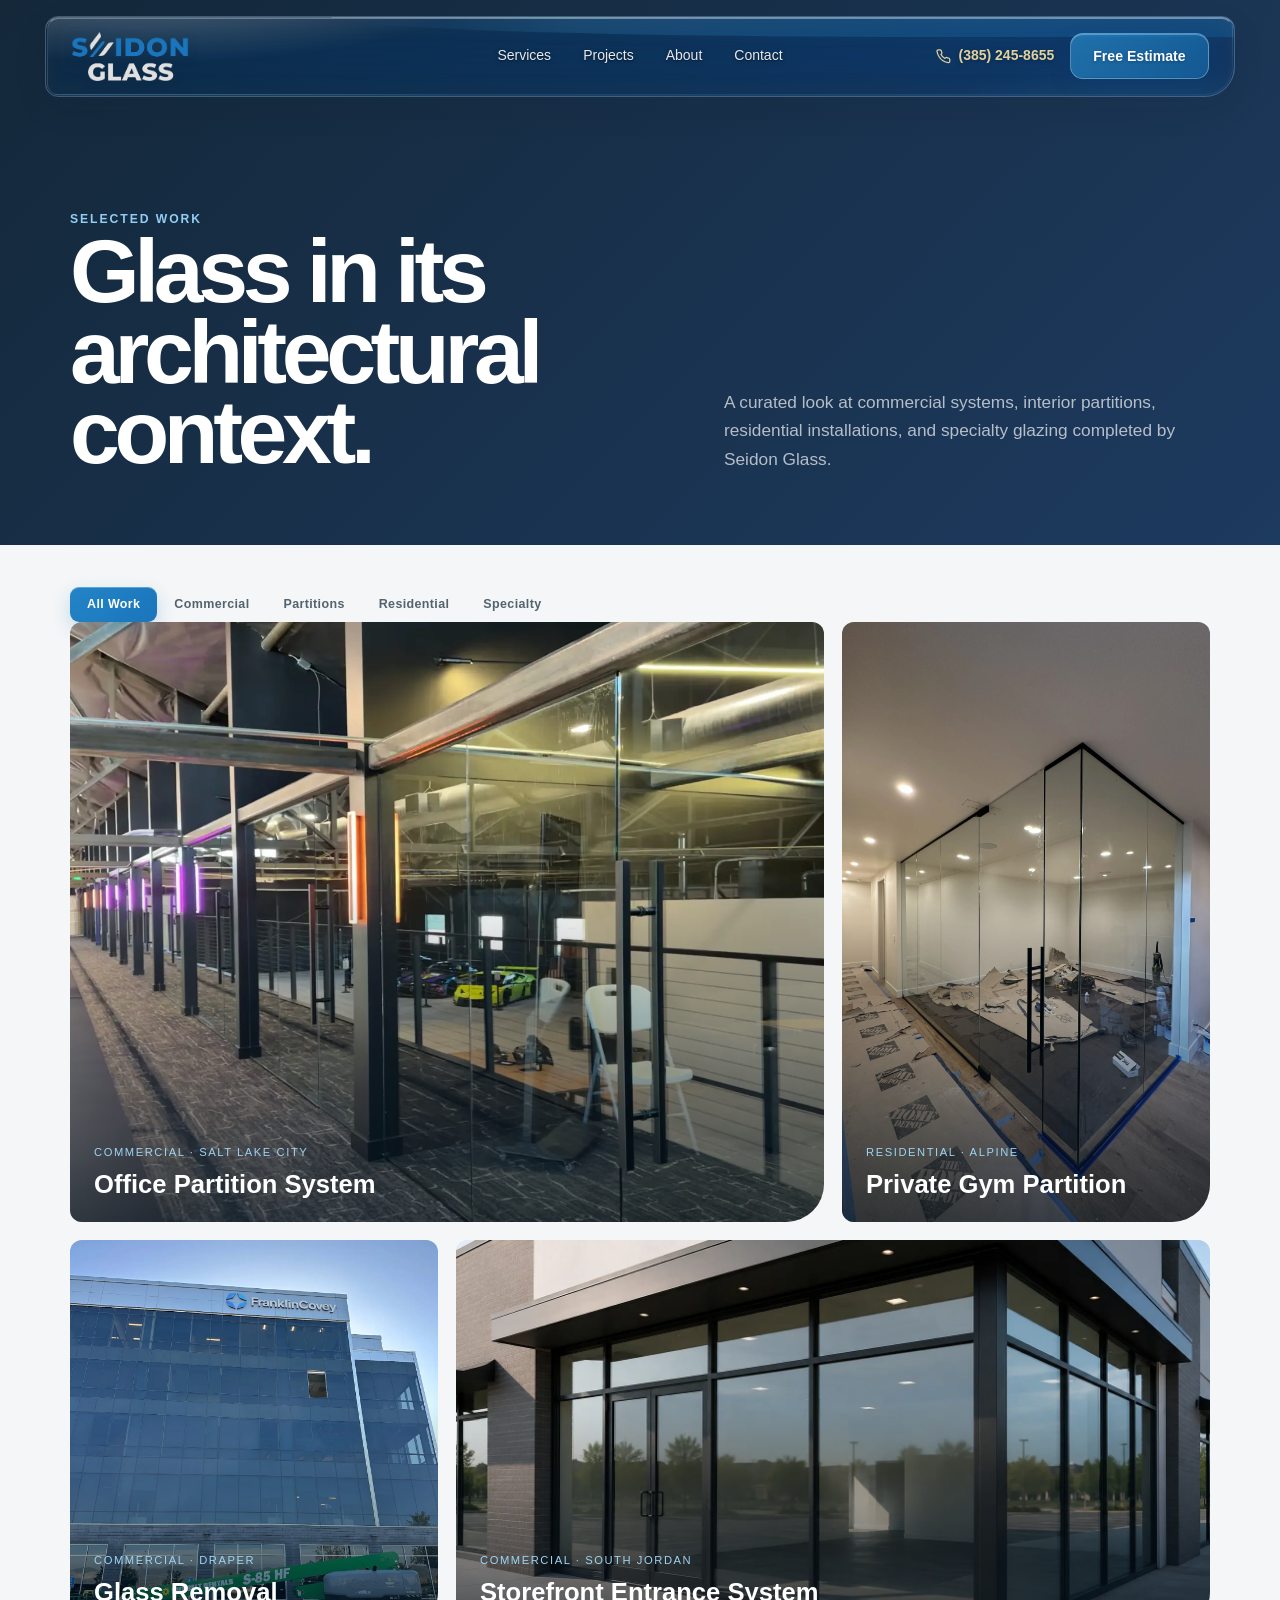
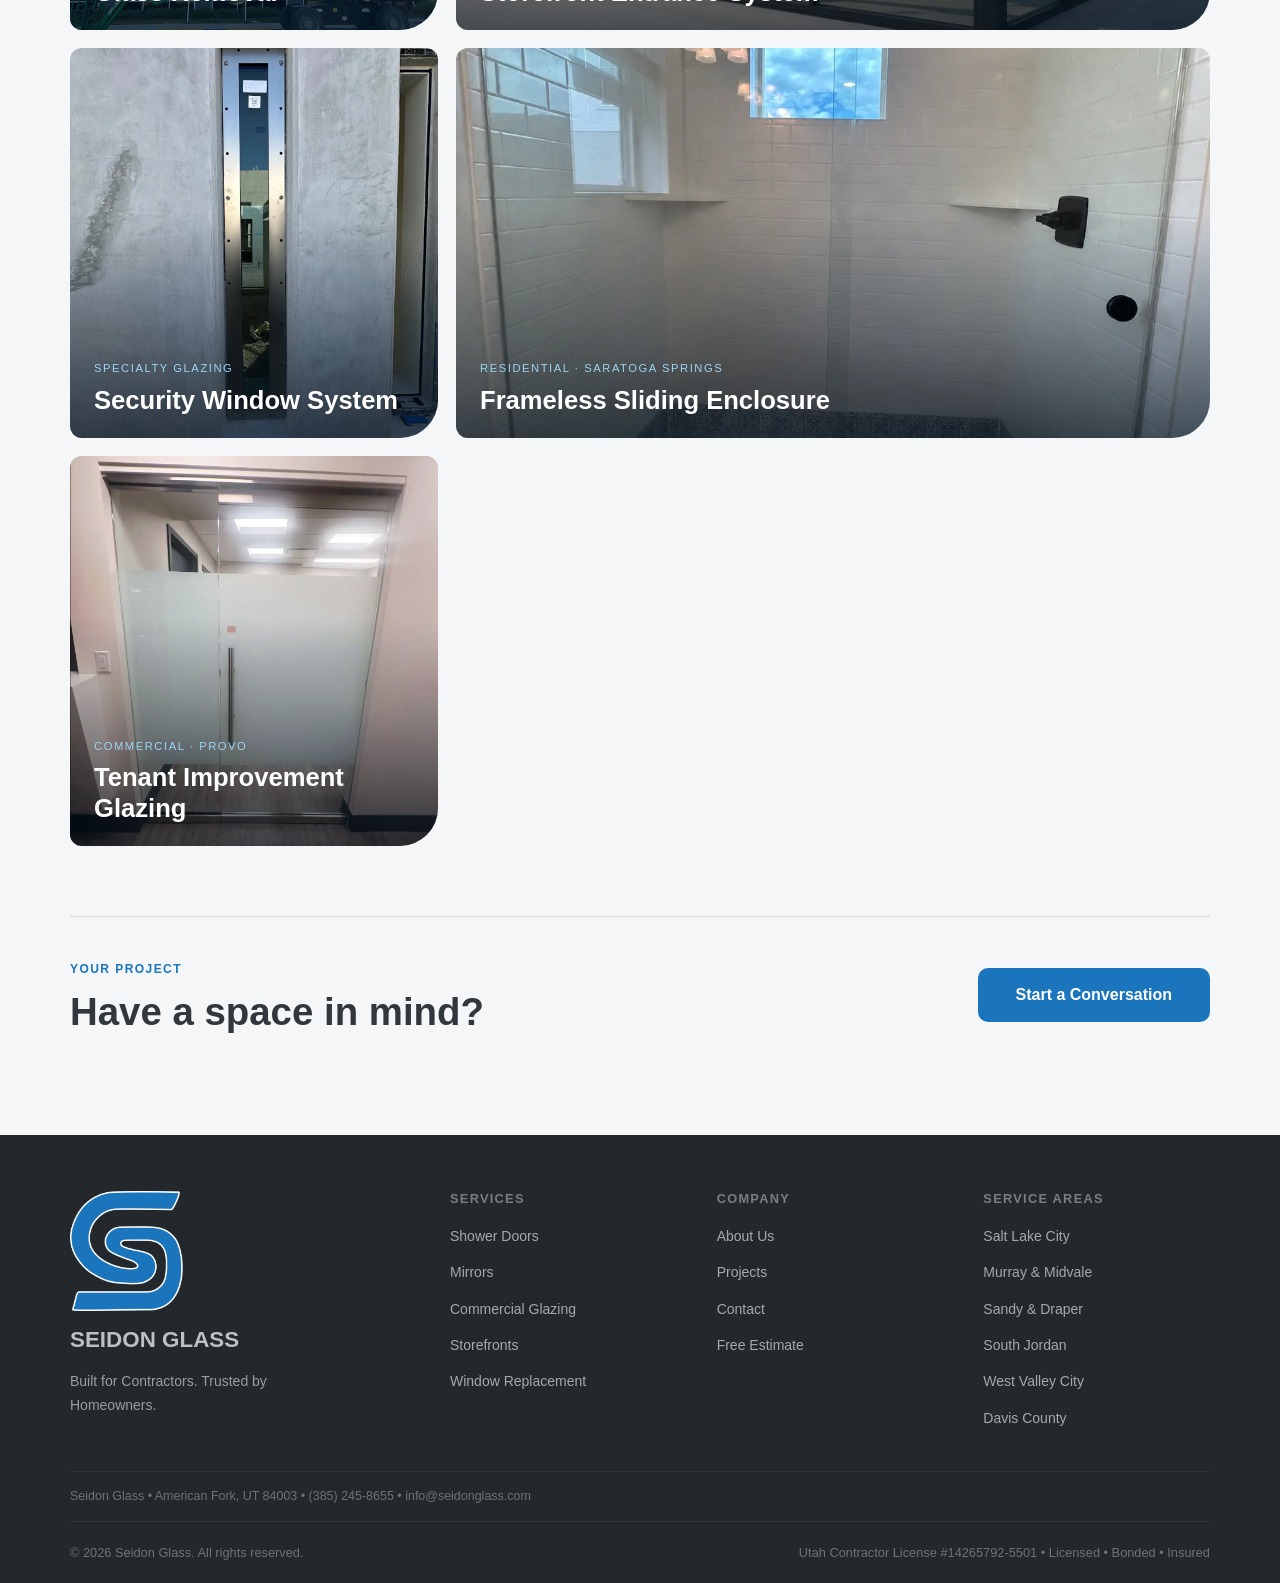
<file: projects/index.html>
<!doctype html><html lang="en"><head><meta charset="utf-8"><meta name="viewport" content="width=device-width,initial-scale=1"><title>Glass Project Portfolio | Seidon Glass Utah</title><meta name="description" content="Explore selected Seidon Glass residential and commercial glazing projects across Utah and surrounding areas."><link rel="stylesheet" href="../css/style.css"><link rel="stylesheet" href="../css/pages.css"></head><body>

  
  <header id="header">
  <div class="container">

    <!-- Main navigation row -->
    <nav class="nav-inner" aria-label="Primary navigation">

      <!-- Logo -->
      <a href="../index.html" class="logo" aria-label="Seidon Glass home">
        <img
          src="../images/logo.png"
          alt="Seidon Glass"
          class="logo-image"
        >
      </a>
      <!-- Desktop navigation -->
      <ul class="nav-links" role="list">
        <li>
          <a href="../services/index.html">Services</a>
        </li>

        <li>
          <a href="../projects/index.html">Projects</a>
        </li>

        <li>
          <a href="../about.html">About</a>
        </li>

        <li>
          <a href="../contact.html">Contact</a>
        </li>
      </ul>

      <!-- Desktop calls to action -->
      <div class="nav-cta">
        <a class="nav-phone" href="tel:3852458655">
          <svg
            viewBox="0 0 24 24"
            fill="none"
            stroke="currentColor"
            stroke-width="2"
            stroke-linecap="round"
            stroke-linejoin="round"
            aria-hidden="true"
          >
            <path
              d="M22 16.92v3a2 2 0 01-2.18 2 19.79 19.79 0 01-8.63-3.07A19.5 19.5 0 014.69 12a19.79 19.79 0 01-3.07-8.67A2 2 0 013.6 1.27h3a2 2 0 012 1.72c.127.96.362 1.903.7 2.81a2 2 0 01-.45 2.11L7.91 8.81a16 16 0 006.29 6.29l.91-.95a2 2 0 012.11-.45c.907.338 1.85.573 2.81.7a2 2 0 011.72 2.02z"
            ></path>
          </svg>

          (385) 245-8655
        </a>

        <a href="../contact.html" class="btn btn-primary">
          Free Estimate
        </a>
      </div>

      <!-- Mobile hamburger -->
      <button
        class="hamburger"
        type="button"
        aria-label="Open navigation"
        aria-expanded="false"
        aria-controls="mobile-navigation"
      >
        <span></span>
        <span></span>
        <span></span>
      </button>

    </nav>

    <!-- Mobile navigation drawer -->
    <nav
      class="mobile-menu"
      id="mobile-navigation"
      aria-label="Mobile navigation"
      aria-hidden="true"
    >
      <div class="mobile-menu-inner">
        <div class="mobile-menu-links">

          <a href="../services/index.html">Services</a>
          <a href="../projects/index.html">Projects</a>
          <a href="../about.html">About</a>
          <a href="../contact.html">Contact</a>

          <a href="tel:3852458655" class="btn btn-gold">
            (385) 245-8655 — Call Us
          </a>

          <a href="../contact.html" class="btn btn-primary">
            Request Free Estimate
          </a>

        </div>
      </div>
    </nav>

  </div>
</header>

<main><section class="portfolio-hero"><div class="container portfolio-hero__grid"><div><span class="page-kicker">Selected Work</span><h1>Glass in its architectural context.</h1></div><p>A curated look at commercial systems, interior partitions, residential installations, and specialty glazing completed by Seidon Glass.</p></div></section>
<section class="portfolio-shell"><div class="container"><div class="filter-rail" role="group" aria-label="Filter projects"><button class="portfolio-filter" data-filter="all" aria-pressed="true">All Work</button><button class="portfolio-filter" data-filter="commercial" aria-pressed="false">Commercial</button><button class="portfolio-filter" data-filter="partitions" aria-pressed="false">Partitions</button><button class="portfolio-filter" data-filter="residential" aria-pressed="false">Residential</button><button class="portfolio-filter" data-filter="specialty" aria-pressed="false">Specialty</button></div>
<div class="portfolio-grid">
  <article class="project-card project-card--wide project-card--tall" data-category="commercial partitions"><img src="../images/commercial_partition_offices_salt_lake_city.webp" alt="Commercial office glass partitions in Salt Lake City" loading="eager"><div class="project-card__meta"><span>Commercial · Salt Lake City</span><h2>Office Partition System</h2></div></article>
  <article class="project-card project-card--tall" data-category="residential partitions"><img src="../images/residential_gym_partition_Alpine.webp" alt="Residential gym glass partition in Alpine" loading="lazy"><div class="project-card__meta"><span>Residential · Alpine</span><h2>Private Gym Partition</h2></div></article>
  <article class="project-card" data-category="commercial specialty"><img src="../images/curtain_wall_glass_removal_Draper.webp" alt="Glass removal work in Draper" loading="lazy"><div class="project-card__meta"><span>Commercial · Draper</span><h2>Glass Removal</h2></div></article>
  <article class="project-card project-card--wide" data-category="commercial"><img src="../images/storefront_system_south_jordan.webp" alt="Commercial storefront glazing in South Jordan" loading="lazy"><div class="project-card__meta"><span>Commercial · South Jordan</span><h2>Storefront Entrance System</h2></div></article>
  <article class="project-card" data-category="commercial specialty"><img src="../images/commercial_security_windows_Nebraska.webp" alt="Commercial security window glazing" loading="lazy"><div class="project-card__meta"><span>Specialty Glazing</span><h2>Security Window System</h2></div></article>
  <article class="project-card project-card--wide" data-category="residential"><img src="../images/frameless_sliding_door_shower_saratoga_springs.webp" alt="Frameless sliding shower enclosure in Saratoga Springs" loading="lazy"><div class="project-card__meta"><span>Residential · Saratoga Springs</span><h2>Frameless Sliding Enclosure</h2></div></article>
  <article class="project-card" data-category="commercial partitions"><img src="../images/commercial_office_T.I._provo.webp" alt="Commercial office tenant improvement glass" loading="lazy"><div class="project-card__meta"><span>Commercial · Provo</span><h2>Tenant Improvement Glazing</h2></div></article>
</div><div class="portfolio-cta"><div><span class="eyebrow">Your Project</span><h2>Have a space in mind?</h2></div><a class="btn btn-primary btn-lg" href="../contact.html">Start a Conversation</a></div></div></section></main>


  <!-- ================================================
       FOOTER
       Keep the NAP (Name, Address, Phone) here exactly as it appears
       on your Google Business Profile — this is critical for local SEO.
       ================================================ -->
  <footer>
    <div class="container">
      <div class="footer-top">

  <div class="footer-brand">
  <a href="../index.html" class="footer-logo" aria-label="Seidon Glass Home">
    <img
      src="../images/monogram.png"
      alt="Seidon Glass Monogram"
      class="footer-logo-image">
  </a>

  <h3>SEIDON GLASS</h3>
  <p>Built for Contractors. Trusted by Homeowners.</p>
  </div>

        <div class="footer-col">
          <h4>Services</h4>
          <ul role="list">
            <li><a href="../services/showers-enclosures.html">Shower Doors</a></li>
            <li><a href="../services/mirrors.html">Mirrors</a></li>
            <li><a href="../services/commercial_glazing.html">Commercial Glazing</a></li>
            <li><a href="../services/storefront_systems.html">Storefronts</a></li>
            <li><a href="../services/window&glass_replacement.html">Window Replacement</a></li>
          </ul>
        </div>

        <div class="footer-col">
          <h4>Company</h4>
          <ul role="list">
            <li><a href="../about.html">About Us</a></li>
            <li><a href="../projects/index.html">Projects</a></li>
            <li><a href="../contact.html">Contact</a></li>
            <li><a href="../#estimate">Free Estimate</a></li>
          </ul>
        </div>

        <div class="footer-col">
          <h4>Service Areas</h4>
          <ul role="list">
            <li><a href="#">Salt Lake City</a></li>
            <li><a href="#">Murray &amp; Midvale</a></li>
            <li><a href="#">Sandy &amp; Draper</a></li>
            <li><a href="#">South Jordan</a></li>
            <li><a href="#">West Valley City</a></li>
            <li><a href="#">Davis County</a></li>
          </ul>
        </div>

      </div>

      <!-- NAP block — keep this consistent with Google Business Profile -->
      <address class="footer-nap" style="font-style:normal; padding: 14px 0; border-top: 1px solid rgba(255,255,255,.06);">
        Seidon Glass &bull; American Fork, UT 84003 &bull; <a href="tel:3852458655" style="color:inherit;">(385) 245-8655</a> &bull; <a href="mailto:info@seidonglass.com" style="color:inherit;">info@seidonglass.com</a>
      </address>

      <div class="footer-bottom">
        <span>&copy; <script>document.write(new Date().getFullYear())</script> Seidon Glass. All rights reserved.</span>
        <span>Utah Contractor License #14265792-5501 &bull; Licensed &bull; Bonded &bull; Insured</span>
      </div>
    </div>
  </footer>
 

<script src="../js/main.js" defer></script><script src="../js/projects.js" defer></script></body></html>
</file>
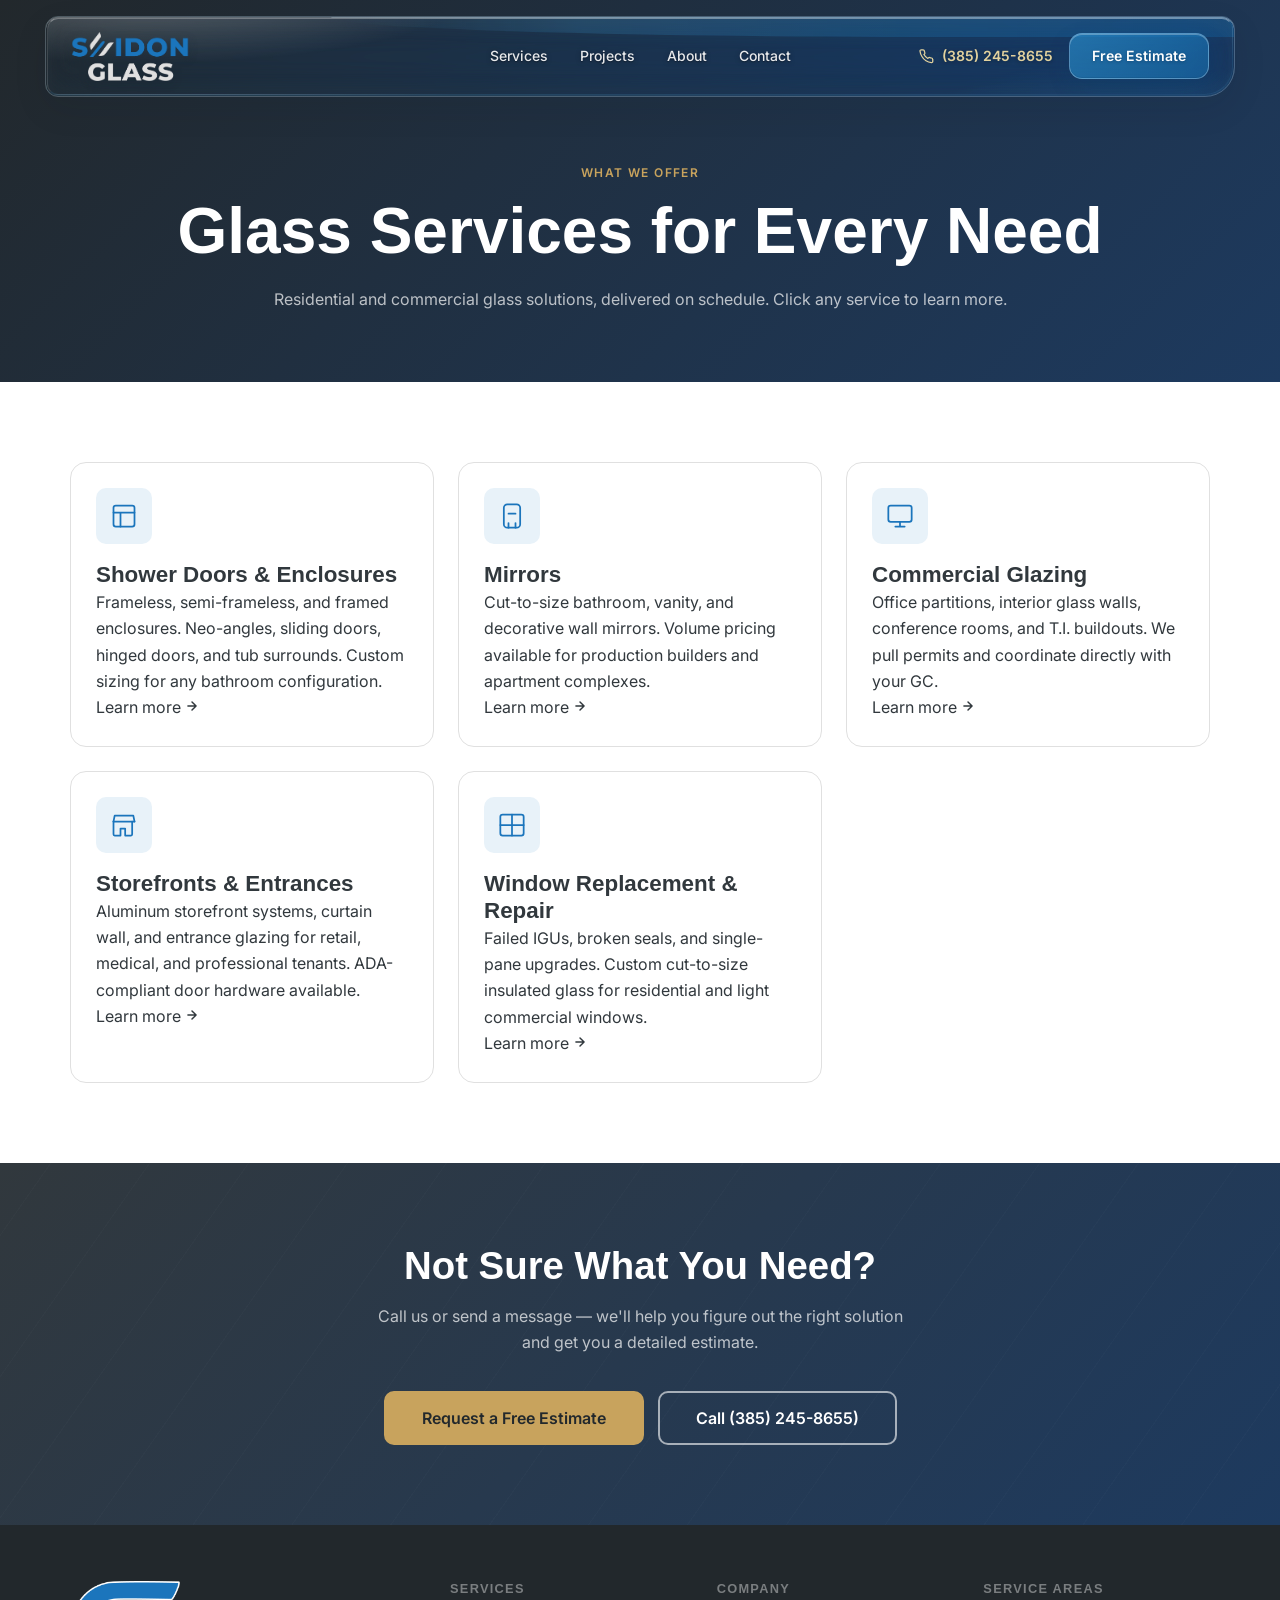
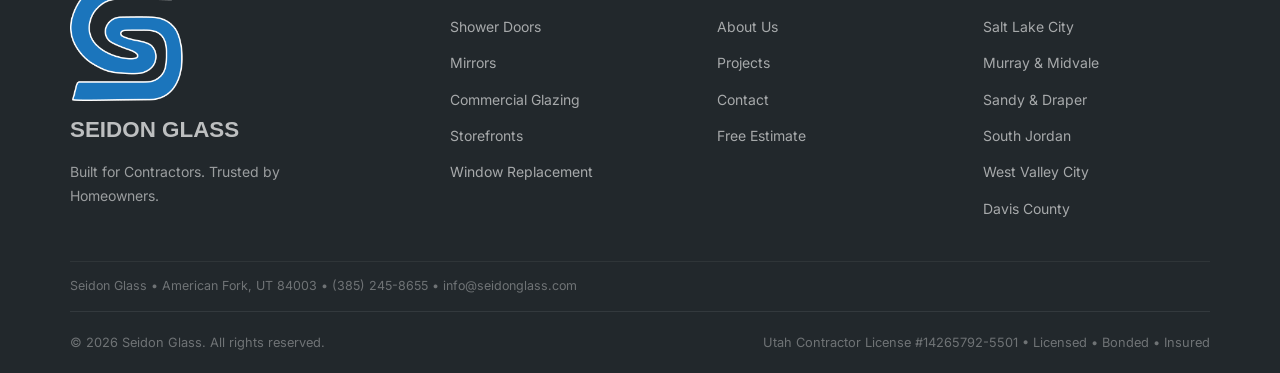
<file: services/index.html>
<!DOCTYPE html>
<html lang="en">
<head>
  <meta charset="UTF-8">
  <meta name="viewport" content="width=device-width, initial-scale=1.0">
  <title>Glass Services | Shower Doors, Mirrors, Commercial Glazing | Seidon Glass Utah</title>
  <meta name="description" content="Full-service glass company in Utah. Shower doors, mirrors, commercial glazing, storefronts, and window replacement for homeowners, builders, and contractors.">
  <link rel="canonical" href="https://www.seidonglass.com/services/">
  <link rel="preconnect" href="https://fonts.googleapis.com">
  <link rel="preconnect" href="https://fonts.gstatic.com" crossorigin>

    <!-- Fonts — loads two typefaces only, fast -->
  <link rel="preconnect" href="https://fonts.googleapis.com">
  <link rel="preconnect" href="https://fonts.gstatic.com" crossorigin>
  <link href="https://fonts.googleapis.com/css2?family=Playfair+Display:wght@700&family=Inter:wght@400;500;600&display=swap" rel="stylesheet">
  <link rel="stylesheet" href="../css/style.css">
</head>
<body>

<header id="header">
  <div class="container">

    <!-- Main navigation row -->
    <nav class="nav-inner" aria-label="Primary navigation">

      <!-- Logo -->
      <a href="../index.html" class="logo" aria-label="Seidon Glass home">
        <img
          src="../images/logo.png"
          alt="Seidon Glass"
          class="logo-image"
        >
      </a>

      <!-- Desktop navigation -->
      <ul class="nav-links" role="list">
        <li>
          <a href="../services/index.html">Services</a>
        </li>

        <li>
          <a href="../projects/index.html">Projects</a>
        </li>

        <li>
          <a href="../about.html">About</a>
        </li>

        <li>
          <a href="../contact.html">Contact</a>
        </li>
      </ul>

      <!-- Desktop calls to action -->
      <div class="nav-cta">
        <a class="nav-phone" href="tel:3852458655">
          <svg
            viewBox="0 0 24 24"
            fill="none"
            stroke="currentColor"
            stroke-width="2"
            stroke-linecap="round"
            stroke-linejoin="round"
            aria-hidden="true"
          >
            <path
              d="M22 16.92v3a2 2 0 01-2.18 2 19.79 19.79 0 01-8.63-3.07A19.5 19.5 0 014.69 12a19.79 19.79 0 01-3.07-8.67A2 2 0 013.6 1.27h3a2 2 0 012 1.72c.127.96.362 1.903.7 2.81a2 2 0 01-.45 2.11L7.91 8.81a16 16 0 006.29 6.29l.91-.95a2 2 0 012.11-.45c.907.338 1.85.573 2.81.7a2 2 0 011.72 2.02z"
            ></path>
          </svg>

          (385) 245-8655
        </a>

        <a href="../contact.html" class="btn btn-primary">
          Free Estimate
        </a>
      </div>

      <!-- Mobile hamburger -->
      <button
        class="hamburger"
        type="button"
        aria-label="Open navigation"
        aria-expanded="false"
        aria-controls="mobile-navigation"
      >
        <span></span>
        <span></span>
        <span></span>
      </button>

    </nav>

    <!-- Mobile navigation drawer -->
    <nav
      class="mobile-menu"
      id="mobile-navigation"
      aria-label="Mobile navigation"
      aria-hidden="true"
    >
      <div class="mobile-menu-inner">
        <div class="mobile-menu-links">

          <a href="../services/index.html">Services</a>
          <a href="../projects/index.html">Projects</a>
          <a href="../about.html">About</a>
          <a href="../contact.html">Contact</a>

          <a href="tel:3852458655" class="btn btn-gold">
            (385) 245-8655 — Call Us
          </a>

          <a href="../contact.html" class="btn btn-primary">
            Request Free Estimate
          </a>

        </div>
      </div>
    </nav>

  </div>
</header>

  <!-- Page Hero -->
  <section class="page-hero">
    <div class="container">
      <span class="eyebrow">What We Offer</span>
      <h1>Glass Services for Every Need</h1>
      <p>Residential and commercial glass solutions, delivered on schedule. Click any service to learn more.</p>
    </div>
  </section>

  <!-- Services Grid (expanded) -->
  <section class="section">
    <div class="container">
      <div class="services-grid">
        <article class="service-card">
          <div class="service-icon" aria-hidden="true">
            <svg viewBox="0 0 24 24" fill="none" stroke="currentColor" stroke-width="1.5" stroke-linecap="round" stroke-linejoin="round"><rect x="3" y="3" width="18" height="18" rx="2"/><path d="M3 9h18M9 21V9"/></svg>
          </div>
          <h3>Shower Doors &amp; Enclosures</h3>
          <p>Frameless, semi-frameless, and framed enclosures. Neo-angles, sliding doors, hinged doors, and tub surrounds. Custom sizing for any bathroom configuration.</p>
          <a href="showers-enclosures.html" class="service-link">Learn more <svg viewBox="0 0 24 24" fill="none" stroke="currentColor" stroke-width="2.5" stroke-linecap="round" stroke-linejoin="round" aria-hidden="true" width="14" height="14"><path d="M5 12h14M12 5l7 7-7 7"/></svg></a>
        </article>
        <article class="service-card">
          <div class="service-icon" aria-hidden="true">
            <svg viewBox="0 0 24 24" fill="none" stroke="currentColor" stroke-width="1.5" stroke-linecap="round" stroke-linejoin="round"><rect x="5" y="2" width="14" height="20" rx="3"/><path d="M9 22v-4M15 22v-4M9 10h6"/></svg>
          </div>
          <h3>Mirrors</h3>
          <p>Cut-to-size bathroom, vanity, and decorative wall mirrors. Volume pricing available for production builders and apartment complexes.</p>
          <a href="mirrors.html" class="service-link">Learn more <svg viewBox="0 0 24 24" fill="none" stroke="currentColor" stroke-width="2.5" stroke-linecap="round" stroke-linejoin="round" aria-hidden="true" width="14" height="14"><path d="M5 12h14M12 5l7 7-7 7"/></svg></a>
        </article>
        <article class="service-card">
          <div class="service-icon" aria-hidden="true">
            <svg viewBox="0 0 24 24" fill="none" stroke="currentColor" stroke-width="1.5" stroke-linecap="round" stroke-linejoin="round"><rect x="2" y="3" width="20" height="14" rx="2"/><path d="M8 21h8M12 17v4"/></svg>
          </div>
          <h3>Commercial Glazing</h3>
          <p>Office partitions, interior glass walls, conference rooms, and T.I. buildouts. We pull permits and coordinate directly with your GC.</p>
          <a href="commercial_glazing.html" class="service-link">Learn more <svg viewBox="0 0 24 24" fill="none" stroke="currentColor" stroke-width="2.5" stroke-linecap="round" stroke-linejoin="round" aria-hidden="true" width="14" height="14"><path d="M5 12h14M12 5l7 7-7 7"/></svg></a>
        </article>
        <article class="service-card">
          <div class="service-icon" aria-hidden="true">
            <svg viewBox="0 0 24 24" fill="none" stroke="currentColor" stroke-width="1.5" stroke-linecap="round" stroke-linejoin="round"><path d="M3 9l1-5h16l1 5"/><path d="M3 9v11a1 1 0 001 1h5v-6h4v6h5a1 1 0 001-1V9"/><path d="M3 9h18"/></svg>
          </div>
          <h3>Storefronts &amp; Entrances</h3>
          <p>Aluminum storefront systems, curtain wall, and entrance glazing for retail, medical, and professional tenants. ADA-compliant door hardware available.</p>
          <a href="storefront_systems.html" class="service-link">Learn more <svg viewBox="0 0 24 24" fill="none" stroke="currentColor" stroke-width="2.5" stroke-linecap="round" stroke-linejoin="round" aria-hidden="true" width="14" height="14"><path d="M5 12h14M12 5l7 7-7 7"/></svg></a>
        </article>
        <article class="service-card">
          <div class="service-icon" aria-hidden="true">
            <svg viewBox="0 0 24 24" fill="none" stroke="currentColor" stroke-width="1.5" stroke-linecap="round" stroke-linejoin="round"><rect x="2" y="3" width="20" height="18" rx="2"/><path d="M2 12h20M12 3v18"/></svg>
          </div>
          <h3>Window Replacement &amp; Repair</h3>
          <p>Failed IGUs, broken seals, and single-pane upgrades. Custom cut-to-size insulated glass for residential and light commercial windows.</p>
          <a href="window&glass_replacement.html" class="service-link">Learn more <svg viewBox="0 0 24 24" fill="none" stroke="currentColor" stroke-width="2.5" stroke-linecap="round" stroke-linejoin="round" aria-hidden="true" width="14" height="14"><path d="M5 12h14M12 5l7 7-7 7"/></svg></a>
        </article>
      </div>
    </div>
  </section>

  <!-- CTA -->
  <section class="cta-section">
    <div class="container">
      <h2>Not Sure What You Need?</h2>
      <p>Call us or send a message — we'll help you figure out the right solution and get you a detailed estimate.</p>
      <div class="cta-actions">
        <a href="../index.html#estimate" class="btn btn-gold btn-lg">Request a Free Estimate</a>
        <a href="tel:3852458655" class="btn btn-outline btn-lg">Call (385) 245-8655)</a>
      </div>
    </div>
  </section>

  <!-- ================================================
       FOOTER
       Keep the NAP (Name, Address, Phone) here exactly as it appears
       on your Google Business Profile — this is critical for local SEO.
       ================================================ -->
  <footer>
    <div class="container">
      <div class="footer-top">

  <div class="footer-brand">
  <a href="../index.html" class="footer-logo" aria-label="Seidon Glass Home">
    <img
      src="../images/monogram.png"
      alt="Seidon Glass Monogram"
      class="footer-logo-image">
  </a>

  <h3>SEIDON GLASS</h3>
  <p>Built for Contractors. Trusted by Homeowners.</p>
  </div>

        <div class="footer-col">
          <h4>Services</h4>
          <ul role="list">
            <li><a href="../services/showers-enclosures.html">Shower Doors</a></li>
            <li><a href="../services/mirrors.html">Mirrors</a></li>
            <li><a href="../services/commercial_glazing.html">Commercial Glazing</a></li>
            <li><a href="../services/storefront_systems.html">Storefronts</a></li>
            <li><a href="../services/window&glass_replacement.html">Window Replacement</a></li>
          </ul>
        </div>

        <div class="footer-col">
          <h4>Company</h4>
          <ul role="list">
            <li><a href="../about.html">About Us</a></li>
            <li><a href="../projects/index.html">Projects</a></li>
            <li><a href="../contact.html">Contact</a></li>
            <li><a href="../contact.html">Free Estimate</a></li>
          </ul>
        </div>

        <div class="footer-col">
          <h4>Service Areas</h4>
          <ul role="list">
            <li><a href="#">Salt Lake City</a></li>
            <li><a href="#">Murray &amp; Midvale</a></li>
            <li><a href="#">Sandy &amp; Draper</a></li>
            <li><a href="#">South Jordan</a></li>
            <li><a href="#">West Valley City</a></li>
            <li><a href="#">Davis County</a></li>
          </ul>
        </div>

      </div>

      <!-- NAP block — keep this consistent with Google Business Profile -->
      <address class="footer-nap" style="font-style:normal; padding: 14px 0; border-top: 1px solid rgba(255,255,255,.06);">
        Seidon Glass &bull; American Fork, UT 84003 &bull; <a href="tel:3852458655" style="color:inherit;">(385) 245-8655</a> &bull; <a href="mailto:info@seidonglass.com" style="color:inherit;">info@seidonglass.com</a>
      </address>

      <div class="footer-bottom">
        <span>&copy; <script>document.write(new Date().getFullYear())</script> Seidon Glass. All rights reserved.</span>
        <span>Utah Contractor License #14265792-5501 &bull; Licensed &bull; Bonded &bull; Insured</span>
      </div>
    </div>
  </footer>

  <div class="sticky-cta">
    <a href="tel:3852458655" class="cta-call">Call Now</a>
    <a href="../contact.html" class="cta-quote">Free Estimate</a>
  </div>

  <script src="../js/main.js" defer></script>
</body>
</html>
</file>
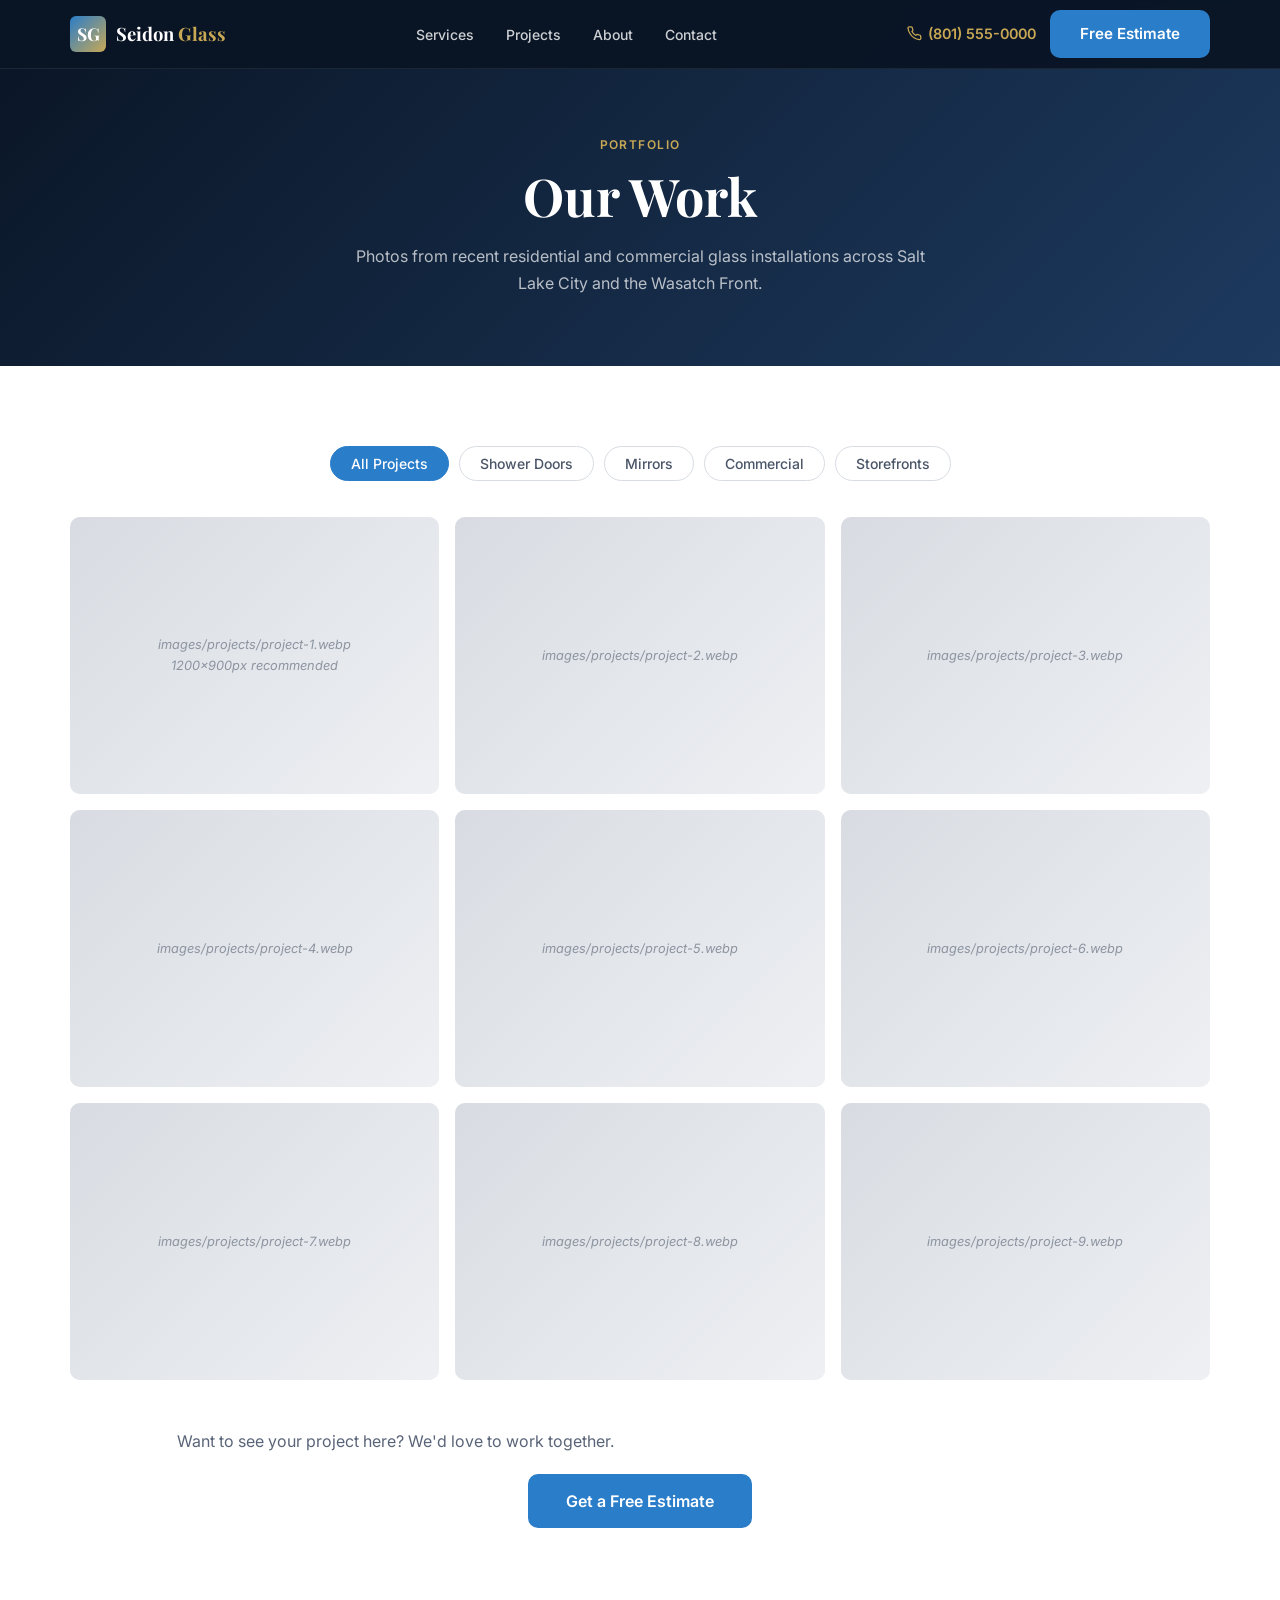
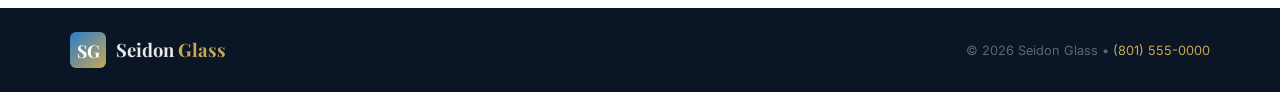
<file: seidon-glass/projects/index.html>
<!DOCTYPE html>
<html lang="en">
<head>
  <meta charset="UTF-8">
  <meta name="viewport" content="width=device-width, initial-scale=1.0">
  <title>Project Gallery | Glass Installation Photos | Seidon Glass Salt Lake City</title>
  <meta name="description" content="Browse Seidon Glass project photos — frameless shower doors, mirrors, commercial glazing, and storefront installations across Salt Lake City and the Wasatch Front.">
  <link rel="canonical" href="https://www.seidonglass.com/projects/">
  <link rel="preconnect" href="https://fonts.googleapis.com">
  <link rel="preconnect" href="https://fonts.gstatic.com" crossorigin>
  <link href="https://fonts.googleapis.com/css2?family=Playfair+Display:wght@700&family=Inter:wght@400;500;600&display=swap" rel="stylesheet">
  <link rel="stylesheet" href="../css/style.css">
  <style>
    .filter-bar {
      display: flex;
      flex-wrap: wrap;
      gap: 10px;
      margin-bottom: 36px;
      justify-content: center;
    }
    .filter-btn {
      padding: 8px 20px;
      border-radius: 40px;
      border: 1.5px solid var(--gray-200);
      background: transparent;
      font-family: var(--font-body);
      font-size: .875rem;
      font-weight: 500;
      color: var(--gray-600);
      cursor: pointer;
      transition: all .2s;
    }
    .filter-btn.active,
    .filter-btn:hover {
      background: var(--sky);
      border-color: var(--sky);
      color: var(--white);
    }
    .gallery-page-item .gallery-placeholder {
      position: absolute;
      inset: 0;
      background: linear-gradient(135deg, var(--gray-200) 0%, var(--gray-100) 100%);
      display: flex;
      align-items: center;
      justify-content: center;
      color: var(--gray-400);
      font-size: .8rem;
      font-style: italic;
      text-align: center;
      padding: 8px;
    }
    .gallery-page-item { position: relative; }
    .gallery-page-item:hover .gallery-page-overlay { opacity: 1; }
    .gallery-page-overlay {
      position: absolute;
      inset: 0;
      background: linear-gradient(to top, rgba(10,21,37,.75) 0%, transparent 60%);
      opacity: 0;
      transition: opacity .3s;
      display: flex;
      flex-direction: column;
      justify-content: flex-end;
      padding: 16px;
    }
    .gallery-page-overlay strong {
      color: var(--white);
      font-size: .9rem;
      display: block;
    }
    .gallery-page-overlay span {
      color: rgba(255,255,255,.65);
      font-size: .78rem;
    }
  </style>
</head>
<body>

  <header id="header">
    <div class="container">
      <nav class="nav-inner">
        <a href="../index.html" class="logo" aria-label="Seidon Glass Home">
          <div class="logo-mark">SG</div>
          <span class="logo-text">Seidon <span>Glass</span></span>
        </a>
        <ul class="nav-links" role="list">
          <li><a href="../services/index.html">Services</a></li>
          <li><a href="index.html">Projects</a></li>
          <li><a href="../about.html">About</a></li>
          <li><a href="../contact.html">Contact</a></li>
        </ul>
        <div class="nav-cta">
          <a class="nav-phone" href="tel:8015550000">
            <svg viewBox="0 0 24 24" fill="none" stroke="currentColor" stroke-width="2" stroke-linecap="round" stroke-linejoin="round" aria-hidden="true"><path d="M22 16.92v3a2 2 0 01-2.18 2 19.79 19.79 0 01-8.63-3.07A19.5 19.5 0 014.69 12a19.79 19.79 0 01-3.07-8.67A2 2 0 013.6 1.27h3a2 2 0 012 1.72c.127.96.362 1.903.7 2.81a2 2 0 01-.45 2.11L7.91 8.81a16 16 0 006.29 6.29l.91-.95a2 2 0 012.11-.45c.907.338 1.85.573 2.81.7a2 2 0 011.72 2.02z"/></svg>
            (801) 555-0000
          </a>
          <a href="../index.html#estimate" class="btn btn-primary">Free Estimate</a>
        </div>
        <button class="hamburger" aria-label="Open menu"><span></span><span></span><span></span></button>
      </nav>
      <nav class="mobile-menu" aria-label="Mobile navigation">
        <a href="../services/index.html">Services</a>
        <a href="index.html">Projects</a>
        <a href="../about.html">About</a>
        <a href="../contact.html">Contact</a>
        <a href="tel:8015550000" class="btn btn-gold">(801) 555-0000</a>
        <a href="../index.html#estimate" class="btn btn-primary">Request Free Estimate</a>
      </nav>
    </div>
  </header>

  <section class="page-hero">
    <div class="container">
      <span class="eyebrow">Portfolio</span>
      <h1>Our Work</h1>
      <p>Photos from recent residential and commercial glass installations across Salt Lake City and the Wasatch Front.</p>
    </div>
  </section>

  <section class="section">
    <div class="container">

      <!-- Filter buttons — add JS to filter by category if desired -->
      <div class="filter-bar" role="group" aria-label="Filter projects by type">
        <button class="filter-btn active">All Projects</button>
        <button class="filter-btn">Shower Doors</button>
        <button class="filter-btn">Mirrors</button>
        <button class="filter-btn">Commercial</button>
        <button class="filter-btn">Storefronts</button>
      </div>

      <!--
        HOW TO ADD PHOTOS:
        1. Take good photos of your completed work (natural light, landscape orientation)
        2. Resize to max 1200px wide and save as .webp (free tool: squoosh.app)
        3. Drop files into images/projects/ folder
        4. Replace the <div class="gallery-placeholder"> inside each .gallery-page-item
           with: <img src="../images/projects/your-photo.webp" alt="Descriptive alt text" loading="lazy">
        5. Update the overlay text with the project name and location
      -->

      <div class="gallery-page-grid">

        <div class="gallery-page-item">
          <div class="gallery-placeholder">images/projects/project-1.webp<br>1200×900px recommended</div>
          <div class="gallery-page-overlay">
            <strong>Frameless Shower — New Build</strong>
            <span>Sandy, UT</span>
          </div>
        </div>

        <div class="gallery-page-item">
          <div class="gallery-placeholder">images/projects/project-2.webp</div>
          <div class="gallery-page-overlay">
            <strong>Commercial Storefront</strong>
            <span>Salt Lake City, UT</span>
          </div>
        </div>

        <div class="gallery-page-item">
          <div class="gallery-placeholder">images/projects/project-3.webp</div>
          <div class="gallery-page-overlay">
            <strong>Vanity Mirror Installation</strong>
            <span>Draper, UT</span>
          </div>
        </div>

        <div class="gallery-page-item">
          <div class="gallery-placeholder">images/projects/project-4.webp</div>
          <div class="gallery-page-overlay">
            <strong>Semi-Frameless Enclosure</strong>
            <span>South Jordan, UT</span>
          </div>
        </div>

        <div class="gallery-page-item">
          <div class="gallery-placeholder">images/projects/project-5.webp</div>
          <div class="gallery-page-overlay">
            <strong>Office Glass Partition</strong>
            <span>Murray, UT</span>
          </div>
        </div>

        <div class="gallery-page-item">
          <div class="gallery-placeholder">images/projects/project-6.webp</div>
          <div class="gallery-page-overlay">
            <strong>Window Replacement</strong>
            <span>West Valley City, UT</span>
          </div>
        </div>

        <div class="gallery-page-item">
          <div class="gallery-placeholder">images/projects/project-7.webp</div>
          <div class="gallery-page-overlay">
            <strong>Neo-Angle Shower</strong>
            <span>Midvale, UT</span>
          </div>
        </div>

        <div class="gallery-page-item">
          <div class="gallery-placeholder">images/projects/project-8.webp</div>
          <div class="gallery-page-overlay">
            <strong>Production Home Mirrors</strong>
            <span>Herriman, UT</span>
          </div>
        </div>

        <div class="gallery-page-item">
          <div class="gallery-placeholder">images/projects/project-9.webp</div>
          <div class="gallery-page-overlay">
            <strong>Retail Entrance Glazing</strong>
            <span>Salt Lake City, UT</span>
          </div>
        </div>

      </div>

      <div style="text-align: center; margin-top: 48px;">
        <p style="color: var(--text-muted); margin-bottom: 20px;">Want to see your project here? We'd love to work together.</p>
        <a href="../index.html#estimate" class="btn btn-primary btn-lg">Get a Free Estimate</a>
      </div>

    </div>
  </section>

  <footer>
    <div class="container">
      <div class="footer-bottom" style="padding: 24px 0; border: none;">
        <a href="../index.html" class="logo">
          <div class="logo-mark">SG</div>
          <span class="logo-text" style="color:rgba(255,255,255,.9);">Seidon <span>Glass</span></span>
        </a>
        <span style="color:rgba(255,255,255,.35);">&copy; <script>document.write(new Date().getFullYear())</script> Seidon Glass &bull; <a href="tel:8015550000" style="color:var(--gold)">(801) 555-0000</a></span>
      </div>
    </div>
  </footer>

  <div class="sticky-cta">
    <a href="tel:8015550000" class="cta-call">Call Now</a>
    <a href="../index.html#estimate" class="cta-quote">Free Estimate</a>
  </div>

  <script src="../js/main.js" defer></script>
</body>
</html>
</file>
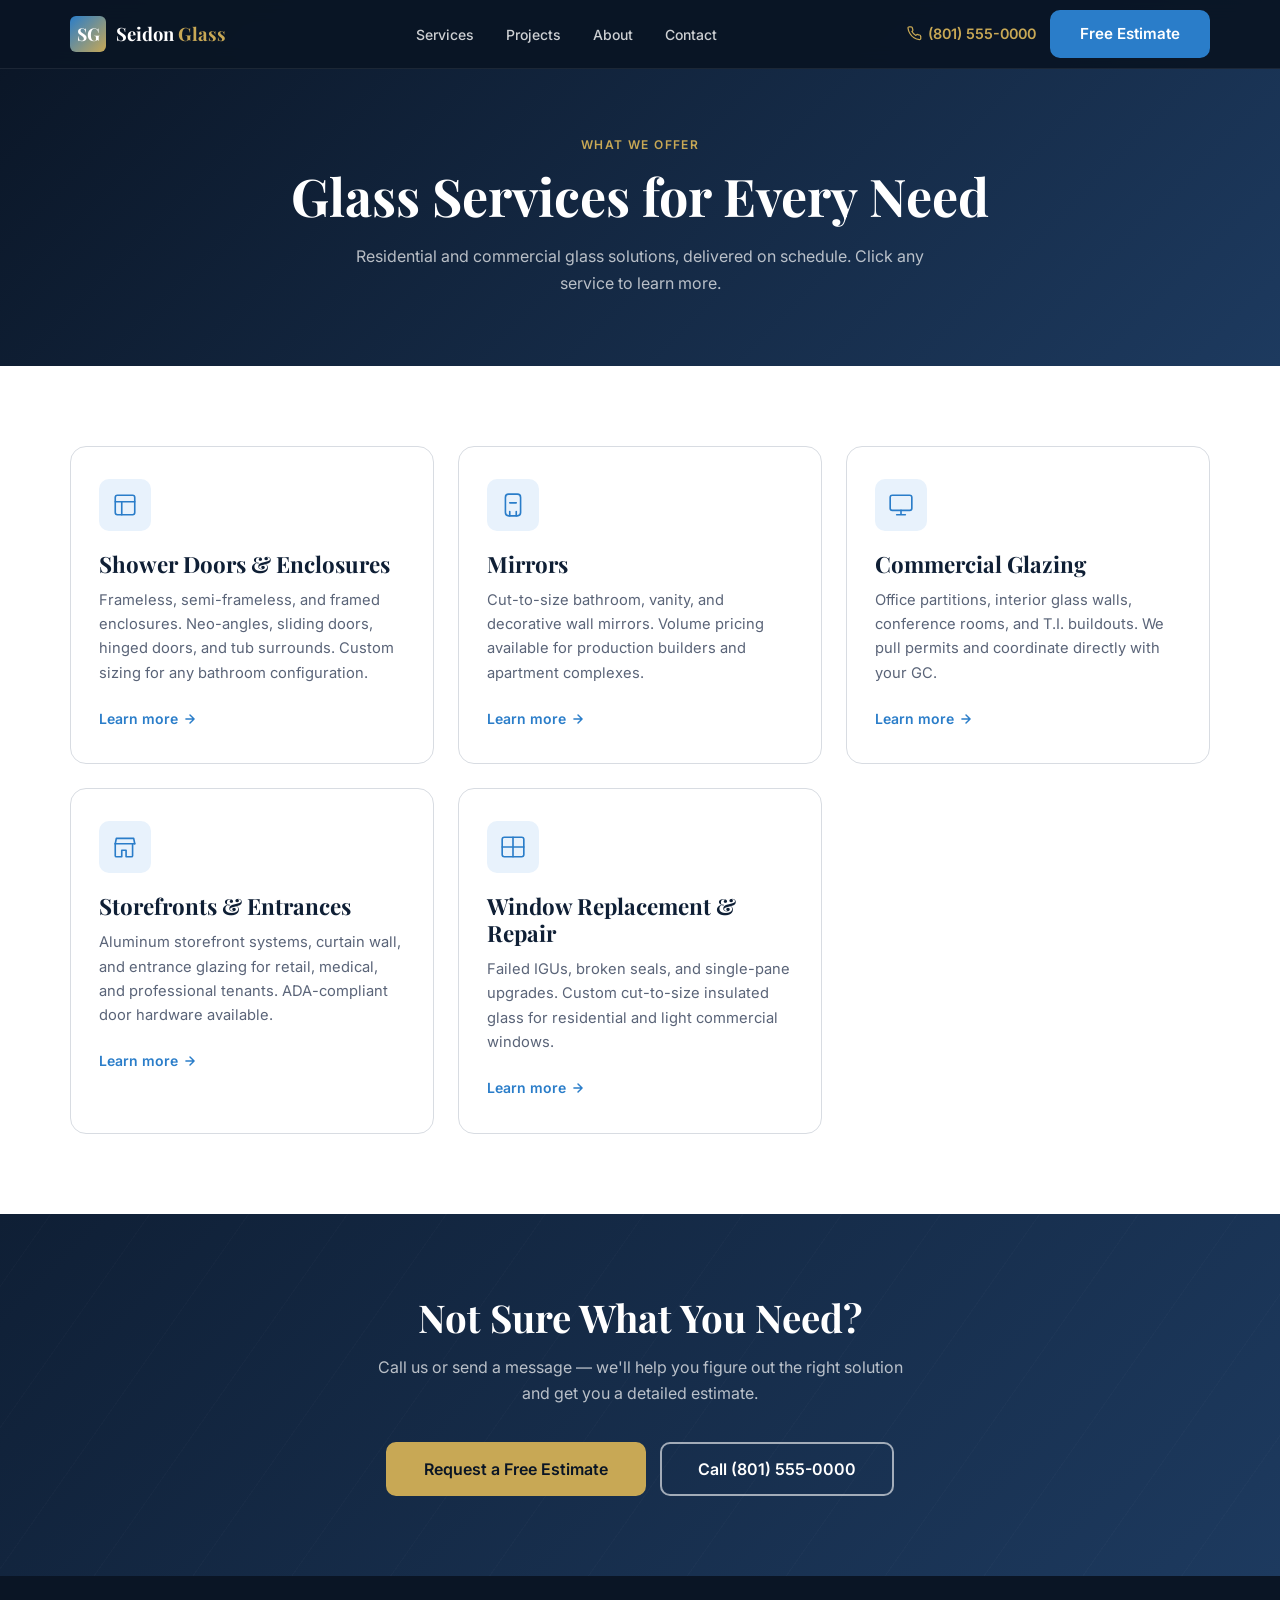
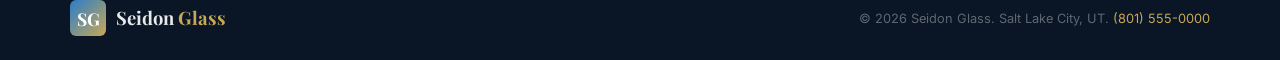
<file: seidon-glass/services/index.html>
<!DOCTYPE html>
<html lang="en">
<head>
  <meta charset="UTF-8">
  <meta name="viewport" content="width=device-width, initial-scale=1.0">
  <title>Glass Services | Shower Doors, Mirrors, Commercial Glazing | Seidon Glass Salt Lake City</title>
  <meta name="description" content="Full-service glass company in Salt Lake City. Shower doors, mirrors, commercial glazing, storefronts, and window replacement for homeowners, builders, and contractors.">
  <link rel="canonical" href="https://www.seidonglass.com/services/">
  <link rel="preconnect" href="https://fonts.googleapis.com">
  <link rel="preconnect" href="https://fonts.gstatic.com" crossorigin>
  <link href="https://fonts.googleapis.com/css2?family=Playfair+Display:wght@700&family=Inter:wght@400;500;600&display=swap" rel="stylesheet">
  <link rel="stylesheet" href="../css/style.css">
</head>
<body>

  <header id="header">
    <div class="container">
      <nav class="nav-inner">
        <a href="../index.html" class="logo" aria-label="Seidon Glass Home">
          <div class="logo-mark">SG</div>
          <span class="logo-text">Seidon <span>Glass</span></span>
        </a>
        <ul class="nav-links" role="list">
          <li><a href="index.html">Services</a></li>
          <li><a href="../projects/index.html">Projects</a></li>
          <li><a href="../about.html">About</a></li>
          <li><a href="../contact.html">Contact</a></li>
        </ul>
        <div class="nav-cta">
          <a class="nav-phone" href="tel:8015550000">
            <svg viewBox="0 0 24 24" fill="none" stroke="currentColor" stroke-width="2" stroke-linecap="round" stroke-linejoin="round" aria-hidden="true"><path d="M22 16.92v3a2 2 0 01-2.18 2 19.79 19.79 0 01-8.63-3.07A19.5 19.5 0 014.69 12a19.79 19.79 0 01-3.07-8.67A2 2 0 013.6 1.27h3a2 2 0 012 1.72c.127.96.362 1.903.7 2.81a2 2 0 01-.45 2.11L7.91 8.81a16 16 0 006.29 6.29l.91-.95a2 2 0 012.11-.45c.907.338 1.85.573 2.81.7a2 2 0 011.72 2.02z"/></svg>
            (801) 555-0000
          </a>
          <a href="../index.html#estimate" class="btn btn-primary">Free Estimate</a>
        </div>
        <button class="hamburger" aria-label="Open menu"><span></span><span></span><span></span></button>
      </nav>
      <nav class="mobile-menu" aria-label="Mobile navigation">
        <a href="index.html">Services</a>
        <a href="../projects/index.html">Projects</a>
        <a href="../about.html">About</a>
        <a href="../contact.html">Contact</a>
        <a href="tel:8015550000" class="btn btn-gold">(801) 555-0000 — Call Us</a>
        <a href="../index.html#estimate" class="btn btn-primary">Request Free Estimate</a>
      </nav>
    </div>
  </header>

  <!-- Page Hero -->
  <section class="page-hero">
    <div class="container">
      <span class="eyebrow">What We Offer</span>
      <h1>Glass Services for Every Need</h1>
      <p>Residential and commercial glass solutions, delivered on schedule. Click any service to learn more.</p>
    </div>
  </section>

  <!-- Services Grid (expanded) -->
  <section class="section">
    <div class="container">
      <div class="services-grid">
        <article class="service-card">
          <div class="service-icon" aria-hidden="true">
            <svg viewBox="0 0 24 24" fill="none" stroke="currentColor" stroke-width="1.5" stroke-linecap="round" stroke-linejoin="round"><rect x="3" y="3" width="18" height="18" rx="2"/><path d="M3 9h18M9 21V9"/></svg>
          </div>
          <h3>Shower Doors &amp; Enclosures</h3>
          <p>Frameless, semi-frameless, and framed enclosures. Neo-angles, sliding doors, hinged doors, and tub surrounds. Custom sizing for any bathroom configuration.</p>
          <a href="shower-doors.html" class="service-link">Learn more <svg viewBox="0 0 24 24" fill="none" stroke="currentColor" stroke-width="2.5" stroke-linecap="round" stroke-linejoin="round" aria-hidden="true" width="14" height="14"><path d="M5 12h14M12 5l7 7-7 7"/></svg></a>
        </article>
        <article class="service-card">
          <div class="service-icon" aria-hidden="true">
            <svg viewBox="0 0 24 24" fill="none" stroke="currentColor" stroke-width="1.5" stroke-linecap="round" stroke-linejoin="round"><rect x="5" y="2" width="14" height="20" rx="3"/><path d="M9 22v-4M15 22v-4M9 10h6"/></svg>
          </div>
          <h3>Mirrors</h3>
          <p>Cut-to-size bathroom, vanity, and decorative wall mirrors. Volume pricing available for production builders and apartment complexes.</p>
          <a href="mirrors.html" class="service-link">Learn more <svg viewBox="0 0 24 24" fill="none" stroke="currentColor" stroke-width="2.5" stroke-linecap="round" stroke-linejoin="round" aria-hidden="true" width="14" height="14"><path d="M5 12h14M12 5l7 7-7 7"/></svg></a>
        </article>
        <article class="service-card">
          <div class="service-icon" aria-hidden="true">
            <svg viewBox="0 0 24 24" fill="none" stroke="currentColor" stroke-width="1.5" stroke-linecap="round" stroke-linejoin="round"><rect x="2" y="3" width="20" height="14" rx="2"/><path d="M8 21h8M12 17v4"/></svg>
          </div>
          <h3>Commercial Glazing</h3>
          <p>Office partitions, interior glass walls, conference rooms, and T.I. buildouts. We pull permits and coordinate directly with your GC.</p>
          <a href="commercial-glazing.html" class="service-link">Learn more <svg viewBox="0 0 24 24" fill="none" stroke="currentColor" stroke-width="2.5" stroke-linecap="round" stroke-linejoin="round" aria-hidden="true" width="14" height="14"><path d="M5 12h14M12 5l7 7-7 7"/></svg></a>
        </article>
        <article class="service-card">
          <div class="service-icon" aria-hidden="true">
            <svg viewBox="0 0 24 24" fill="none" stroke="currentColor" stroke-width="1.5" stroke-linecap="round" stroke-linejoin="round"><path d="M3 9l1-5h16l1 5"/><path d="M3 9v11a1 1 0 001 1h5v-6h4v6h5a1 1 0 001-1V9"/><path d="M3 9h18"/></svg>
          </div>
          <h3>Storefronts &amp; Entrances</h3>
          <p>Aluminum storefront systems, curtain wall, and entrance glazing for retail, medical, and professional tenants. ADA-compliant door hardware available.</p>
          <a href="storefront.html" class="service-link">Learn more <svg viewBox="0 0 24 24" fill="none" stroke="currentColor" stroke-width="2.5" stroke-linecap="round" stroke-linejoin="round" aria-hidden="true" width="14" height="14"><path d="M5 12h14M12 5l7 7-7 7"/></svg></a>
        </article>
        <article class="service-card">
          <div class="service-icon" aria-hidden="true">
            <svg viewBox="0 0 24 24" fill="none" stroke="currentColor" stroke-width="1.5" stroke-linecap="round" stroke-linejoin="round"><rect x="2" y="3" width="20" height="18" rx="2"/><path d="M2 12h20M12 3v18"/></svg>
          </div>
          <h3>Window Replacement &amp; Repair</h3>
          <p>Failed IGUs, broken seals, and single-pane upgrades. Custom cut-to-size insulated glass for residential and light commercial windows.</p>
          <a href="window-replacement.html" class="service-link">Learn more <svg viewBox="0 0 24 24" fill="none" stroke="currentColor" stroke-width="2.5" stroke-linecap="round" stroke-linejoin="round" aria-hidden="true" width="14" height="14"><path d="M5 12h14M12 5l7 7-7 7"/></svg></a>
        </article>
      </div>
    </div>
  </section>

  <!-- CTA -->
  <section class="cta-section">
    <div class="container">
      <h2>Not Sure What You Need?</h2>
      <p>Call us or send a message — we'll help you figure out the right solution and get you a detailed estimate.</p>
      <div class="cta-actions">
        <a href="../index.html#estimate" class="btn btn-gold btn-lg">Request a Free Estimate</a>
        <a href="tel:8015550000" class="btn btn-outline btn-lg">Call (801) 555-0000</a>
      </div>
    </div>
  </section>

  <footer>
    <div class="container">
      <div class="footer-bottom" style="padding: 24px 0; border: none;">
        <a href="../index.html" class="logo" aria-label="Seidon Glass Home">
          <div class="logo-mark">SG</div>
          <span class="logo-text" style="color:rgba(255,255,255,.9);">Seidon <span>Glass</span></span>
        </a>
        <span style="color:rgba(255,255,255,.35);">&copy; <script>document.write(new Date().getFullYear())</script> Seidon Glass. Salt Lake City, UT. <a href="tel:8015550000" style="color:var(--gold)">(801) 555-0000</a></span>
      </div>
    </div>
  </footer>

  <div class="sticky-cta">
    <a href="tel:8015550000" class="cta-call">Call Now</a>
    <a href="../index.html#estimate" class="cta-quote">Free Estimate</a>
  </div>

  <script src="../js/main.js" defer></script>
</body>
</html>
</file>
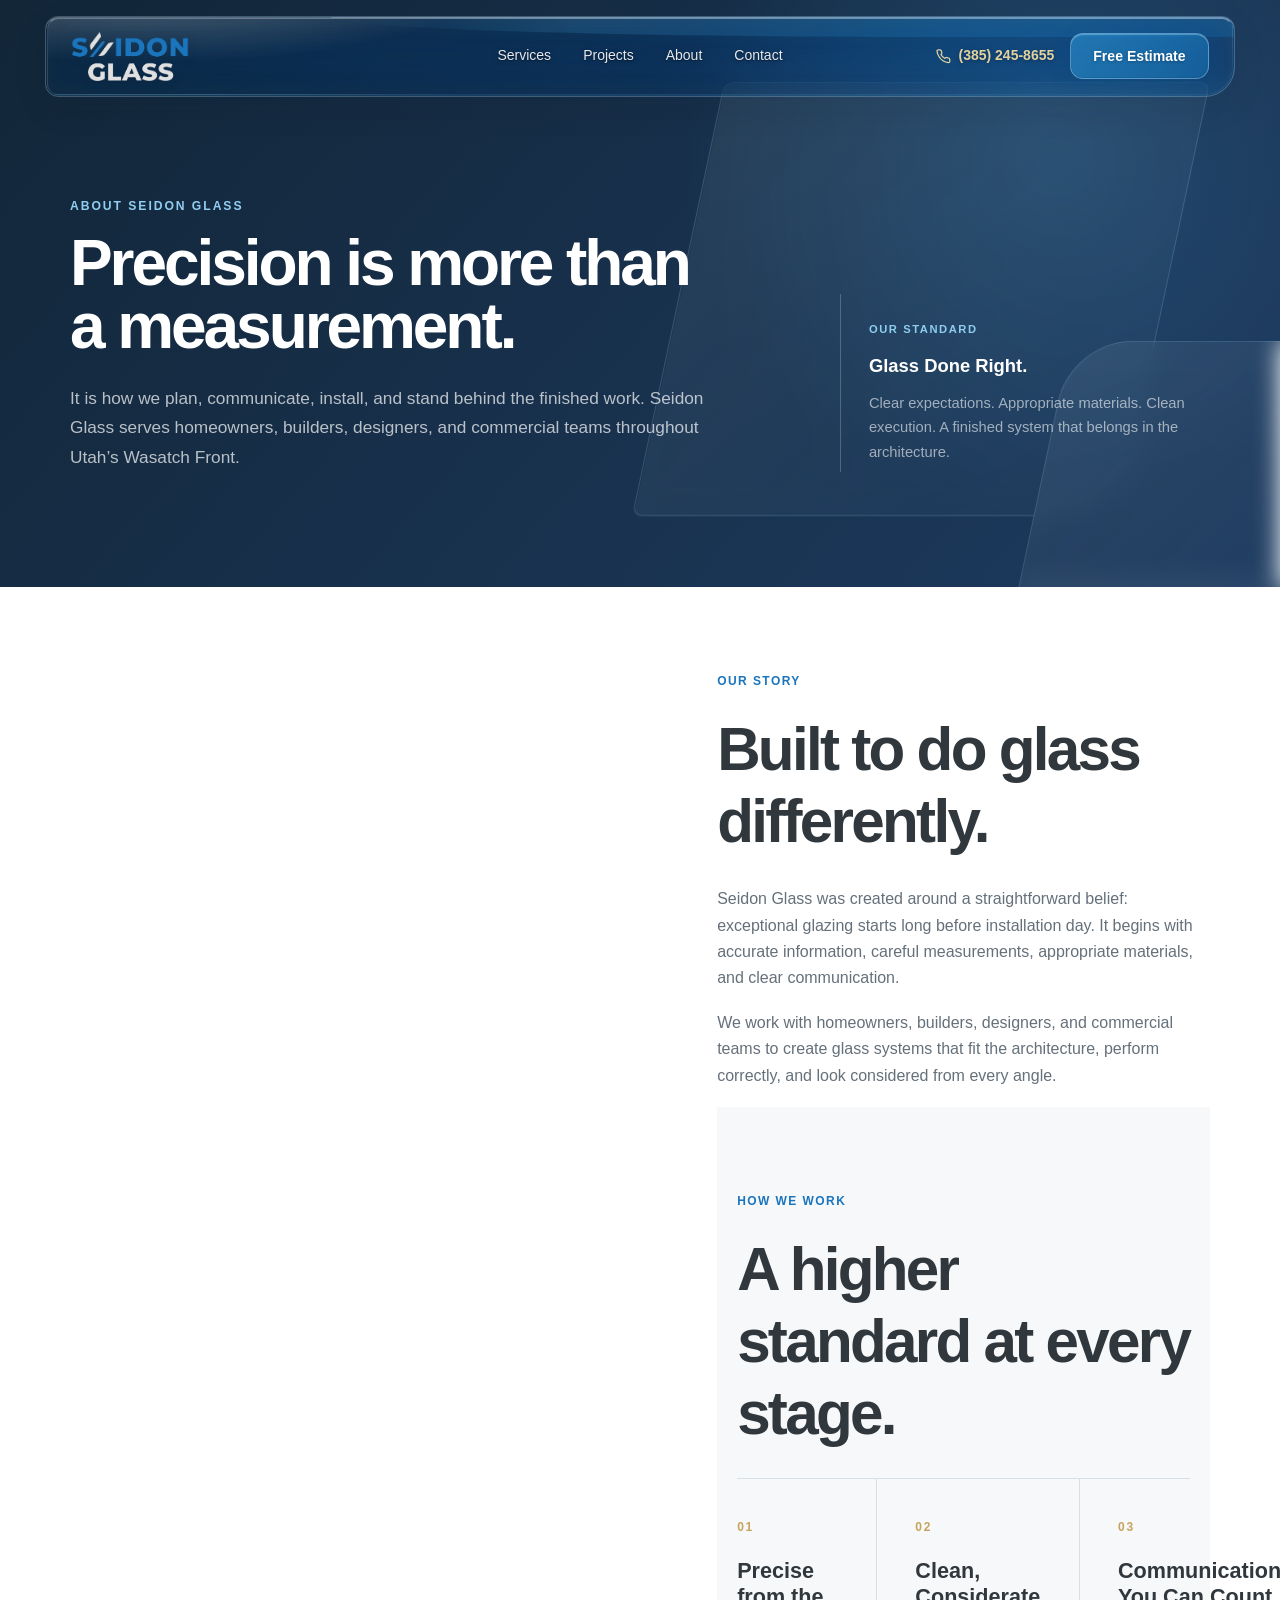
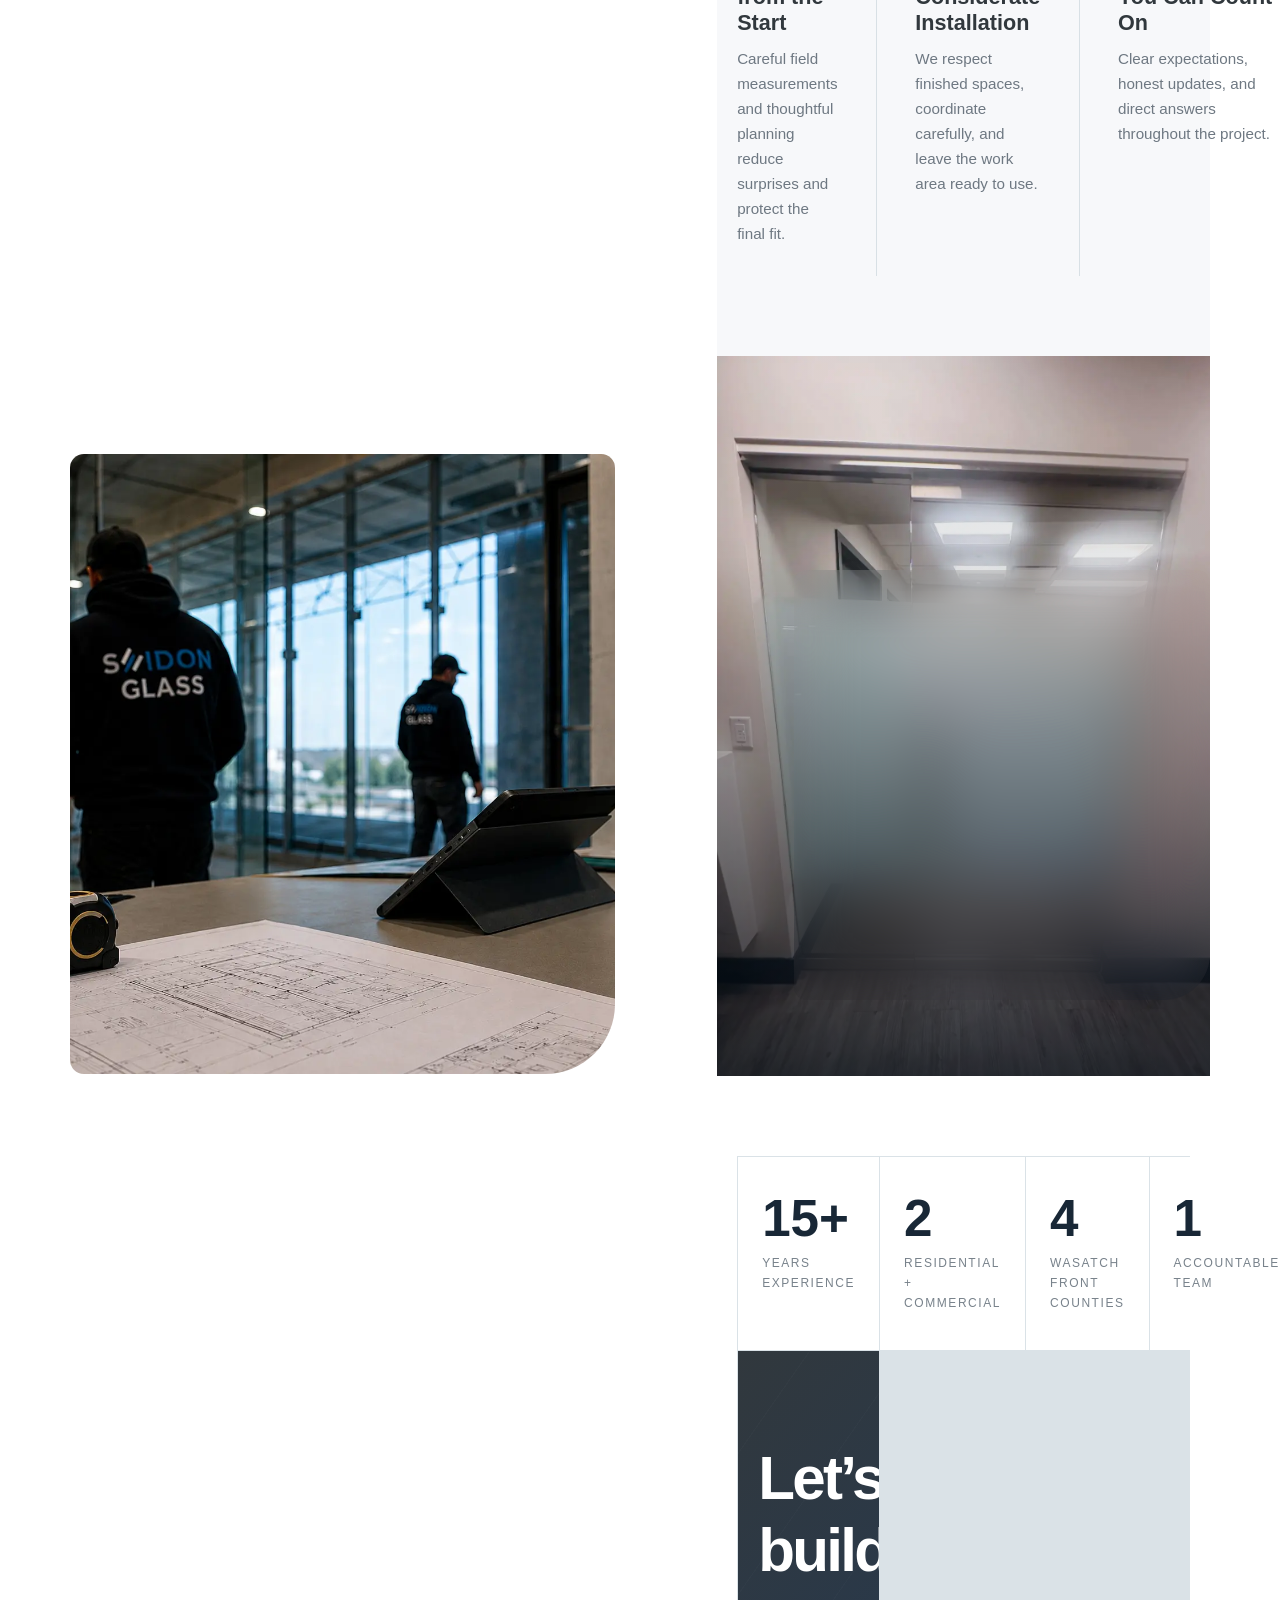
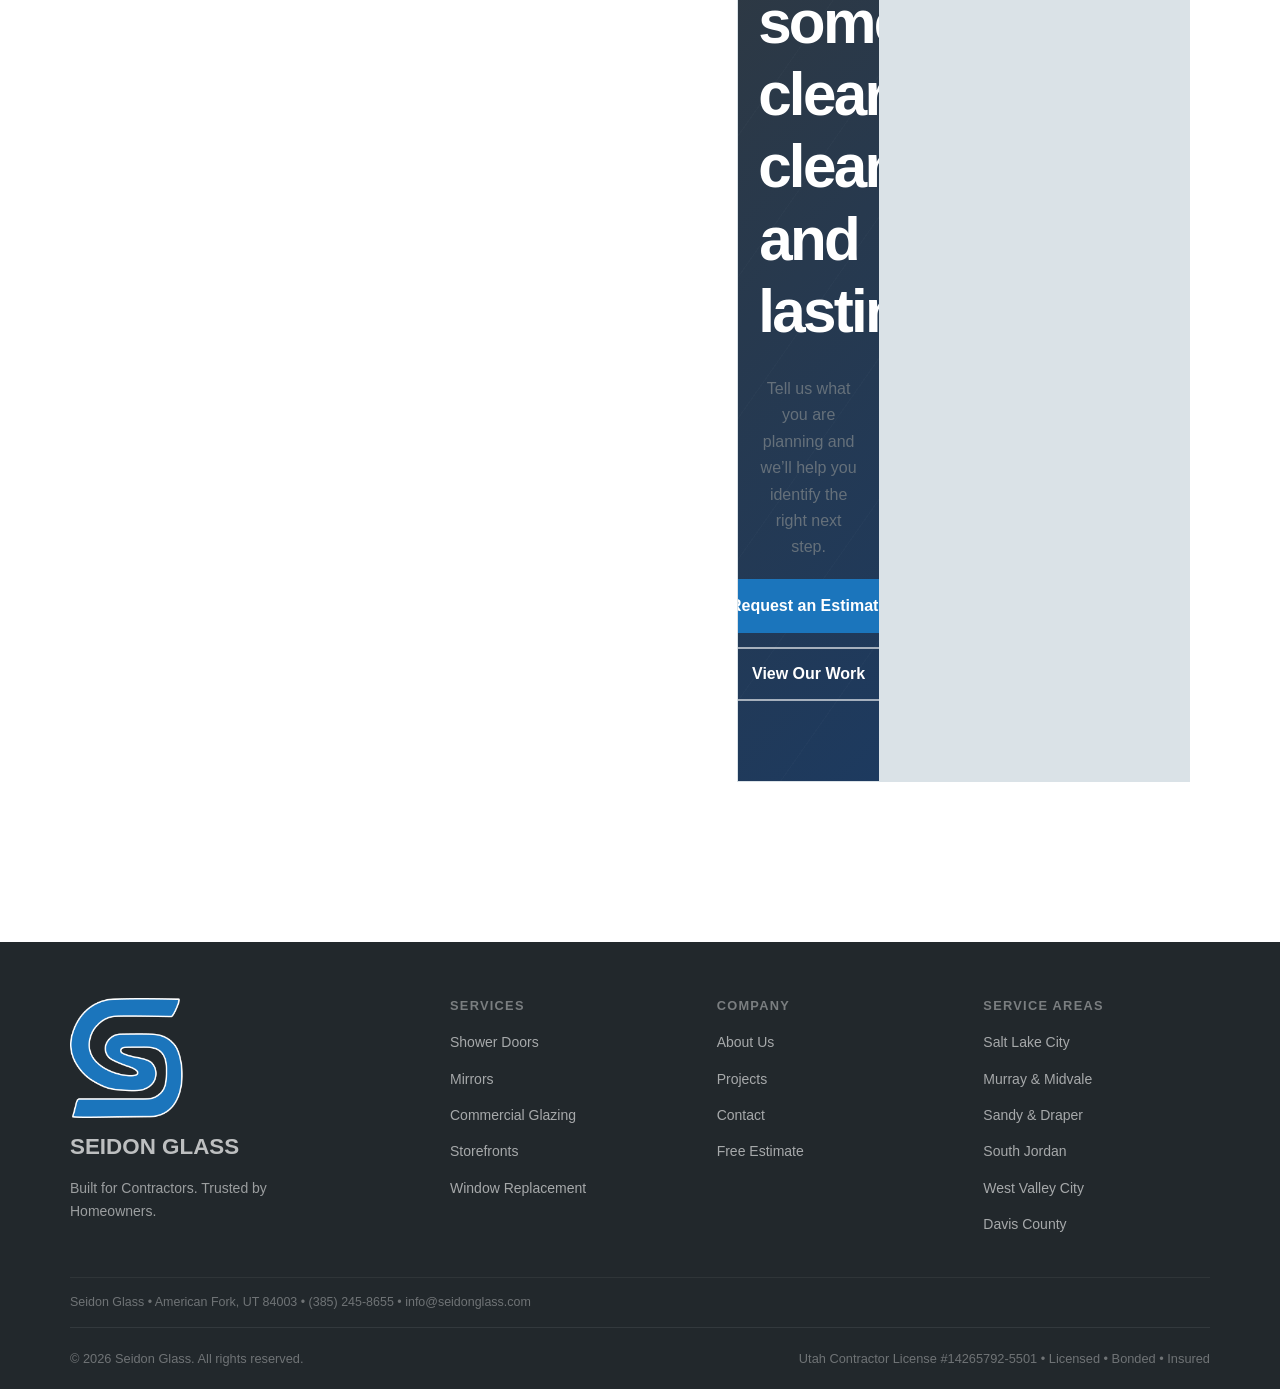
<file: about.html>
<!doctype html><html lang="en"><head><meta charset="utf-8"><meta name="viewport" content="width=device-width,initial-scale=1"><title>About Seidon Glass | Utah Glass Contractor</title><meta name="description" content="Meet Seidon Glass and learn how precise planning, clean installation, and accountable communication shape our residential and commercial glazing work."><link rel="stylesheet" href="css/style.css"><link rel="stylesheet" href="css/pages.css"></head><body>



  <!-- ================================================
       HEADER / NAVIGATION
       ================================================ -->
  <header id="header">
    <div class="container">
      <nav class="nav-inner">

        <!-- Logo -->
        <a href="index.html" class="logo" aria-label="Seidon Glass Home">
          <img
            src="images/logo.png"
            alt="Seidon Glass"
            class="logo-image">
        </a>

        <!-- Desktop Nav Links -->
        <ul class="nav-links" role="list">
          <li><a href="services/index.html">Services</a></li>
          <li><a href="projects/index.html">Projects</a></li>
          <li><a href="about.html">About</a></li>
          <li><a href="contact.html">Contact</a></li>
        </ul>

        <!-- Desktop CTAs -->
        <div class="nav-cta">
          <a class="nav-phone" href="tel:3853871357">
            <svg viewBox="0 0 24 24" fill="none" stroke="currentColor" stroke-width="2" stroke-linecap="round" stroke-linejoin="round" aria-hidden="true"><path d="M22 16.92v3a2 2 0 01-2.18 2 19.79 19.79 0 01-8.63-3.07A19.5 19.5 0 014.69 12a19.79 19.79 0 01-3.07-8.67A2 2 0 013.6 1.27h3a2 2 0 012 1.72c.127.96.362 1.903.7 2.81a2 2 0 01-.45 2.11L7.91 8.81a16 16 0 006.29 6.29l.91-.95a2 2 0 012.11-.45c.907.338 1.85.573 2.81.7a2 2 0 011.72 2.02z"/></svg>
            (385) 245-8655
          </a>
          <a href="#estimate" class="btn btn-primary">Free Estimate</a>
        </div>

        <!-- Mobile Hamburger -->
        <button
          class="hamburger"
          type="button"
          aria-label="Open navigation"
          aria-expanded="false"
          aria-controls="mobile-navigation"
        >
          <span></span>
          <span></span>
          <span></span>
        </button>

      </nav>

      <nav
      class="mobile-menu"
      id="mobile-navigation"
      aria-label="Mobile navigation"
      aria-hidden="true">
              
      <div class="mobile-menu-inner">
        <div class="mobile-menu-links">
          <a href="services/index.html">Services</a>
          <a href="projects/index.html">Projects</a>
          <a href="about.html">About</a>
          <a href="contact.html">Contact</a>

          <a href="tel:3852458655" class="btn btn-gold">
            (385) 245-8655 — Call Us
          </a>

          <a href="contact.html" class="btn btn-primary">
            Request Free Estimate
          </a>
        </div>
      </div>
    </nav>                                
    </div>
  </header>

<main>
<section class="about-hero">
  <div class="container about-hero__grid">

    <div>
      <span class="page-kicker">About Seidon Glass</span>

      <h1>
        Precision is more than a measurement.
      </h1>

      <p class="about-hero__intro">
        It is how we plan, communicate, install, and stand behind
        the finished work. Seidon Glass serves homeowners, builders,
        designers, and commercial teams throughout Utah’s Wasatch Front.
      </p>
    </div>

    <aside class="about-signature">
      <span>Our Standard</span>

      <strong>Glass Done Right.</strong>

      <p>
        Clear expectations. Appropriate materials. Clean execution.
        A finished system that belongs in the architecture.
      </p>
    </aside>

  </div>
</section>
  <section class="section"><div class="container story-grid"><div class="story-image"><img src="images/project_photo.webp" alt="Architectural glass partition installation" loading="lazy"></div><div class="story-copy"><span class="eyebrow">Our Story</span><h2>Built to do glass differently.</h2><p>Seidon Glass was created around a straightforward belief: exceptional glazing starts long before installation day. It begins with accurate information, careful measurements, appropriate materials, and clear communication.</p><p>We work with homeowners, builders, designers, and commercial teams to create glass systems that fit the architecture, perform correctly, and look considered from every angle.</p>
  
  
    <!-- <p><strong>Replace this paragraph with your founder story:</strong> explain who started Seidon, the experience behind the company, and why “Glass Done Right” became your standard.</p></div></div></section> -->


  <section class="section section-alt"><div class="container"><span class="eyebrow">How We Work</span><h2 class="section-title">A higher standard at every stage.</h2><div class="principles"><article class="principle"><span class="principle__number">01</span><h3>Precise from the Start</h3><p>Careful field measurements and thoughtful planning reduce surprises and protect the final fit.</p></article><article class="principle"><span class="principle__number">02</span><h3>Clean, Considerate Installation</h3><p>We respect finished spaces, coordinate carefully, and leave the work area ready to use.</p></article><article class="principle"><span class="principle__number">03</span><h3>Communication You Can Count On</h3><p>Clear expectations, honest updates, and direct answers throughout the project.</p></article></div></div></section>
  <section class="craft-feature"><img src="images/commercial_office_T.I._provo.webp" alt="Detail of a commercial glass installation" loading="lazy"><div class="craft-glass"><span class="page-kicker">The Craft</span><h2>The details are the work.</h2><p>Successful glazing depends on preparation, alignment, hardware selection, coordination, and final fit. We treat those details as the work—not as finishing touches.</p></div></section>
  <section class="section"><div class="container"><div class="company-stats"><div class="company-stat"><strong>15+</strong><span>Years Experience</span></div><div class="company-stat"><strong>2</strong><span>Residential + Commercial</span></div><div class="company-stat"><strong>4</strong><span>Wasatch Front Counties</span></div><div class="company-stat"><strong>1</strong><span>Accountable Team</span></div>
  
  <!-- </div><p style="margin-top:16px;color:#7a858d;font-size:.8rem">Replace these figures with verified company numbers before publishing.</p></div></section> -->


  <section class="cta-section"><div class="container"><h2>Let’s build something clear, clean, and lasting.</h2><p>Tell us what you are planning and we’ll help you identify the right next step.</p><div class="cta-actions"><a class="btn btn-primary btn-lg" href="contact.html">Request an Estimate</a><a class="btn btn-outline btn-lg" href="projects/index.html">View Our Work</a></div></div></section>
</main>

  <!-- ================================================
       FOOTER
       Keep the NAP (Name, Address, Phone) here exactly as it appears
       on your Google Business Profile — this is critical for local SEO.
       ================================================ -->
  <footer>
    <div class="container">
      <div class="footer-top">

  <div class="footer-brand">
  <a href="index.html" class="footer-logo" aria-label="Seidon Glass Home">
    <img
      src="images/monogram.png"
      alt="Seidon Glass Monogram"
      class="footer-logo-image">
  </a>

  <h3>SEIDON GLASS</h3>
  <p>Built for Contractors. Trusted by Homeowners.</p>
  </div>

        <div class="footer-col">
          <h4>Services</h4>
          <ul role="list">
            <li><a href="services/shower-doors.html">Shower Doors</a></li>
            <li><a href="services/mirrors.html">Mirrors</a></li>
            <li><a href="services/commercial-glazing.html">Commercial Glazing</a></li>
            <li><a href="services/storefront.html">Storefronts</a></li>
            <li><a href="services/window-replacement.html">Window Replacement</a></li>
          </ul>
        </div>

        <div class="footer-col">
          <h4>Company</h4>
          <ul role="list">
            <li><a href="about.html">About Us</a></li>
            <li><a href="projects/index.html">Projects</a></li>
            <li><a href="contact.html">Contact</a></li>
            <li><a href="#estimate">Free Estimate</a></li>
          </ul>
        </div>

        <div class="footer-col">
          <h4>Service Areas</h4>
          <ul role="list">
            <li><a href="#">Salt Lake City</a></li>
            <li><a href="#">Murray &amp; Midvale</a></li>
            <li><a href="#">Sandy &amp; Draper</a></li>
            <li><a href="#">South Jordan</a></li>
            <li><a href="#">West Valley City</a></li>
            <li><a href="#">Davis County</a></li>
          </ul>
        </div>

      </div>

      <!-- NAP block — keep this consistent with Google Business Profile -->
      <address class="footer-nap" style="font-style:normal; padding: 14px 0; border-top: 1px solid rgba(255,255,255,.06);">
        Seidon Glass &bull; American Fork, UT 84003 &bull; <a href="tel:3852458655" style="color:inherit;">(385) 245-8655</a> &bull; <a href="mailto:info@seidonglass.com" style="color:inherit;">info@seidonglass.com</a>
      </address>

      <div class="footer-bottom">
        <span>&copy; <script>document.write(new Date().getFullYear())</script> Seidon Glass. All rights reserved.</span>
        <span>Utah Contractor License #14265792-5501 &bull; Licensed &bull; Bonded &bull; Insured</span>
      </div>
    </div>
  </footer>
 

<script src="js/main.js" defer></script></body></html>
</file>
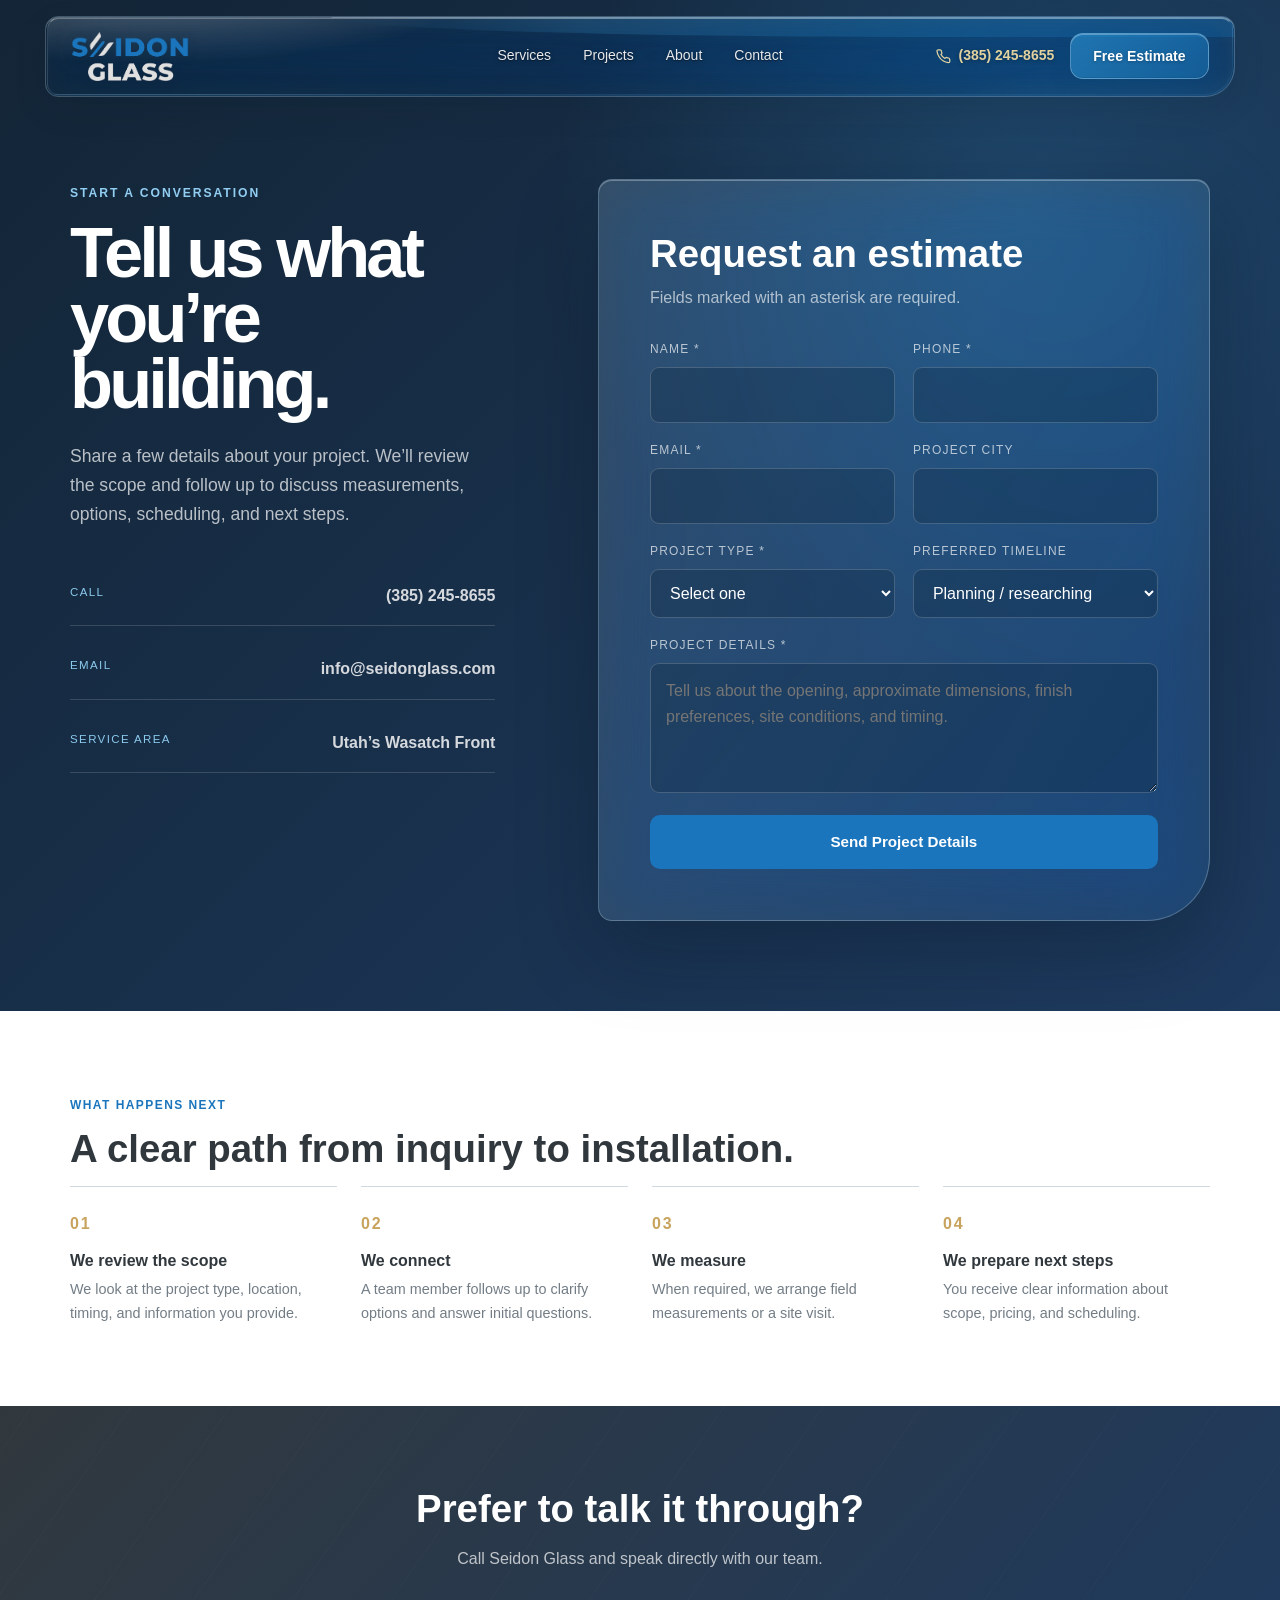
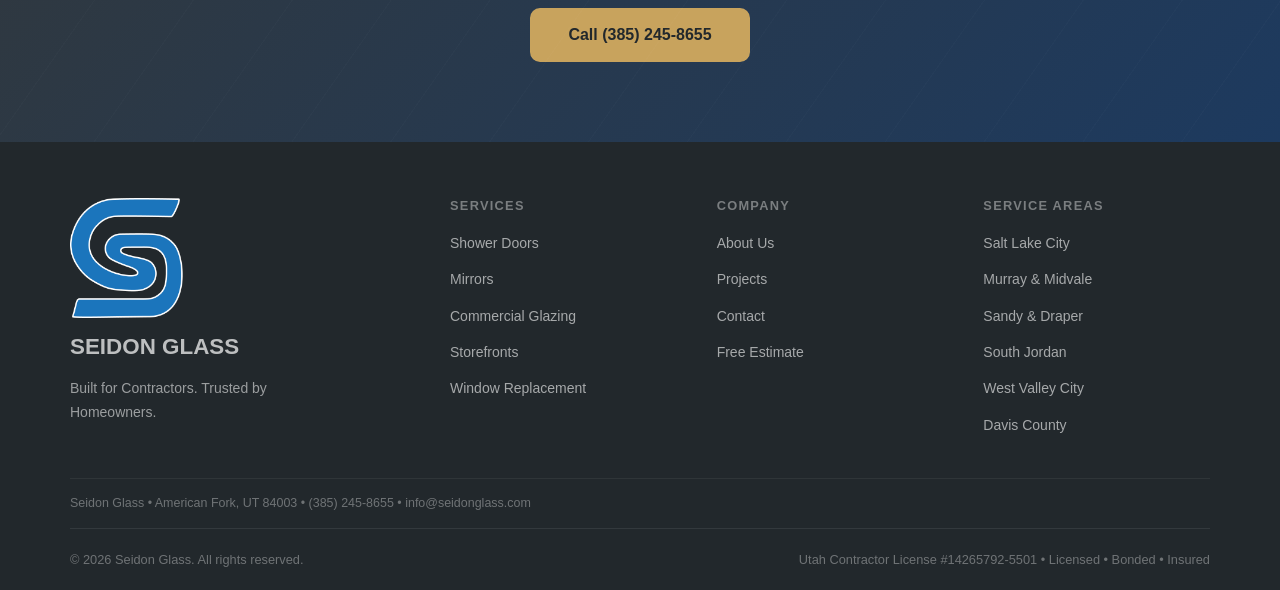
<file: contact.html>
<!doctype html><html lang="en"><head><meta charset="utf-8"><meta name="viewport" content="width=device-width,initial-scale=1"><title>Contact Seidon Glass | Request a Glass Estimate</title><meta name="description" content="Contact Seidon Glass about shower glass, commercial glazing, storefront systems, partitions, mirrors, and replacement glass across Utah’s Wasatch Front."><link rel="stylesheet" href="css/style.css"><link rel="stylesheet" href="css/pages.css"></head><body>

  <!-- ================================================
       HEADER / NAVIGATION
       ================================================ -->
  <header id="header">
    <div class="container">
      <nav class="nav-inner">

        <!-- Logo -->
        <a href="index.html" class="logo" aria-label="Seidon Glass Home">
          <img
            src="images/logo.png"
            alt="Seidon Glass"
            class="logo-image">
        </a>

        <!-- Desktop Nav Links -->
        <ul class="nav-links" role="list">
          <li><a href="services/index.html">Services</a></li>
          <li><a href="projects/index.html">Projects</a></li>
          <li><a href="about.html">About</a></li>
          <li><a href="contact.html">Contact</a></li>
        </ul>

        <!-- Desktop CTAs -->
        <div class="nav-cta">
          <a class="nav-phone" href="tel:3853871357">
            <svg viewBox="0 0 24 24" fill="none" stroke="currentColor" stroke-width="2" stroke-linecap="round" stroke-linejoin="round" aria-hidden="true"><path d="M22 16.92v3a2 2 0 01-2.18 2 19.79 19.79 0 01-8.63-3.07A19.5 19.5 0 014.69 12a19.79 19.79 0 01-3.07-8.67A2 2 0 013.6 1.27h3a2 2 0 012 1.72c.127.96.362 1.903.7 2.81a2 2 0 01-.45 2.11L7.91 8.81a16 16 0 006.29 6.29l.91-.95a2 2 0 012.11-.45c.907.338 1.85.573 2.81.7a2 2 0 011.72 2.02z"/></svg>
            (385) 245-8655
          </a>
          <a href="#estimate" class="btn btn-primary">Free Estimate</a>
        </div>

        <!-- Mobile Hamburger -->
        <button
          class="hamburger"
          type="button"
          aria-label="Open navigation"
          aria-expanded="false"
          aria-controls="mobile-navigation"
        >
          <span></span>
          <span></span>
          <span></span>
        </button>

      </nav>

      <nav
      class="mobile-menu"
      id="mobile-navigation"
      aria-label="Mobile navigation"
      aria-hidden="true">
              
      <div class="mobile-menu-inner">
        <div class="mobile-menu-links">
          <a href="services/index.html">Services</a>
          <a href="projects/index.html">Projects</a>
          <a href="about.html">About</a>
          <a href="contact.html">Contact</a>

          <a href="tel:3852458655" class="btn btn-gold">
            (385) 245-8655 — Call Us
          </a>

          <a href="contact.html" class="btn btn-primary">
            Request Free Estimate
          </a>
        </div>
      </div>
    </nav>                                
    </div>
  </header>

<main><section class="contact-hero"><div class="container contact-layout"><div class="contact-intro"><span class="page-kicker">Start a Conversation</span><h1>Tell us what you’re building.</h1><p>Share a few details about your project. We’ll review the scope and follow up to discuss measurements, options, scheduling, and next steps.</p><div class="contact-direct"><a href="tel:3852458655"><span>Call</span><strong>(385) 245-8655</strong></a><a href="mailto:info@seidonglass.com"><span>Email</span><strong>info@seidonglass.com</strong></a><a href="#"><span>Service Area</span><strong>Utah’s Wasatch Front</strong></a></div></div>
  <div class="estimate-glass"><h2>Request an estimate</h2><p>Fields marked with an asterisk are required.</p><form action="https://formspree.io/f/xvzjgjbg" method="post"><div class="estimate-form-grid"><div class="estimate-field"><label for="name">Name *</label><input id="name" name="name" required autocomplete="name"></div><div class="estimate-field"><label for="phone">Phone *</label><input id="phone" name="phone" type="tel" required autocomplete="tel"></div><div class="estimate-field"><label for="email">Email *</label><input id="email" name="email" type="email" required autocomplete="email"></div><div class="estimate-field"><label for="location">Project city</label><input id="location" name="location" autocomplete="address-level2"></div><div class="estimate-field"><label for="project-type">Project type *</label><select id="project-type" name="project_type" required><option value="">Select one</option><option>Shower enclosure</option><option>Commercial glazing</option><option>Office partition</option><option>Storefront system</option><option>Glass replacement</option><option>Mirror</option><option>Other</option></select></div><div class="estimate-field"><label for="timeline">Preferred timeline</label><select id="timeline" name="timeline"><option>Planning / researching</option><option>Within 30 days</option><option>1–3 months</option><option>3+ months</option></select></div><div class="estimate-field estimate-field--wide"><label for="message">Project details *</label><textarea id="message" name="message" required placeholder="Tell us about the opening, approximate dimensions, finish preferences, site conditions, and timing."></textarea></div></div><button class="btn btn-primary estimate-submit" type="submit">Send Project Details</button></form></div></div></section>
  <section class="section"><div class="container"><span class="eyebrow">What Happens Next</span><h2 class="section-title">A clear path from inquiry to installation.</h2><div class="expectations"><article class="expectation"><h3>We review the scope</h3><p>We look at the project type, location, timing, and information you provide.</p></article><article class="expectation"><h3>We connect</h3><p>A team member follows up to clarify options and answer initial questions.</p></article><article class="expectation"><h3>We measure</h3><p>When required, we arrange field measurements or a site visit.</p></article><article class="expectation"><h3>We prepare next steps</h3><p>You receive clear information about scope, pricing, and scheduling.</p></article></div></div></section>
  <section class="cta-section"><div class="container"><h2>Prefer to talk it through?</h2><p>Call Seidon Glass and speak directly with our team.</p><a class="btn btn-gold btn-lg" href="tel:3852458655">Call (385) 245-8655</a></div></section>
</main>

  <!-- ================================================
       FOOTER
       Keep the NAP (Name, Address, Phone) here exactly as it appears
       on your Google Business Profile — this is critical for local SEO.
       ================================================ -->
  <footer>
    <div class="container">
      <div class="footer-top">

  <div class="footer-brand">
  <a href="index.html" class="footer-logo" aria-label="Seidon Glass Home">
    <img
      src="images/monogram.png"
      alt="Seidon Glass Monogram"
      class="footer-logo-image">
  </a>

  <h3>SEIDON GLASS</h3>
  <p>Built for Contractors. Trusted by Homeowners.</p>
  </div>

        <div class="footer-col">
          <h4>Services</h4>
          <ul role="list">
            <li><a href="services/shower-doors.html">Shower Doors</a></li>
            <li><a href="services/mirrors.html">Mirrors</a></li>
            <li><a href="services/commercial-glazing.html">Commercial Glazing</a></li>
            <li><a href="services/storefront.html">Storefronts</a></li>
            <li><a href="services/window-replacement.html">Window Replacement</a></li>
          </ul>
        </div>

        <div class="footer-col">
          <h4>Company</h4>
          <ul role="list">
            <li><a href="about.html">About Us</a></li>
            <li><a href="projects/index.html">Projects</a></li>
            <li><a href="contact.html">Contact</a></li>
            <li><a href="#estimate">Free Estimate</a></li>
          </ul>
        </div>

        <div class="footer-col">
          <h4>Service Areas</h4>
          <ul role="list">
            <li><a href="#">Salt Lake City</a></li>
            <li><a href="#">Murray &amp; Midvale</a></li>
            <li><a href="#">Sandy &amp; Draper</a></li>
            <li><a href="#">South Jordan</a></li>
            <li><a href="#">West Valley City</a></li>
            <li><a href="#">Davis County</a></li>
          </ul>
        </div>

      </div>

      <!-- NAP block — keep this consistent with Google Business Profile -->
      <address class="footer-nap" style="font-style:normal; padding: 14px 0; border-top: 1px solid rgba(255,255,255,.06);">
        Seidon Glass &bull; American Fork, UT 84003 &bull; <a href="tel:3852458655" style="color:inherit;">(385) 245-8655</a> &bull; <a href="mailto:info@seidonglass.com" style="color:inherit;">info@seidonglass.com</a>
      </address>

      <div class="footer-bottom">
        <span>&copy; <script>document.write(new Date().getFullYear())</script> Seidon Glass. All rights reserved.</span>
        <span>Utah Contractor License #14265792-5501 &bull; Licensed &bull; Bonded &bull; Insured</span>
      </div>
    </div>
  </footer>


<script src="js/main.js" defer></script></body></html>
</file>
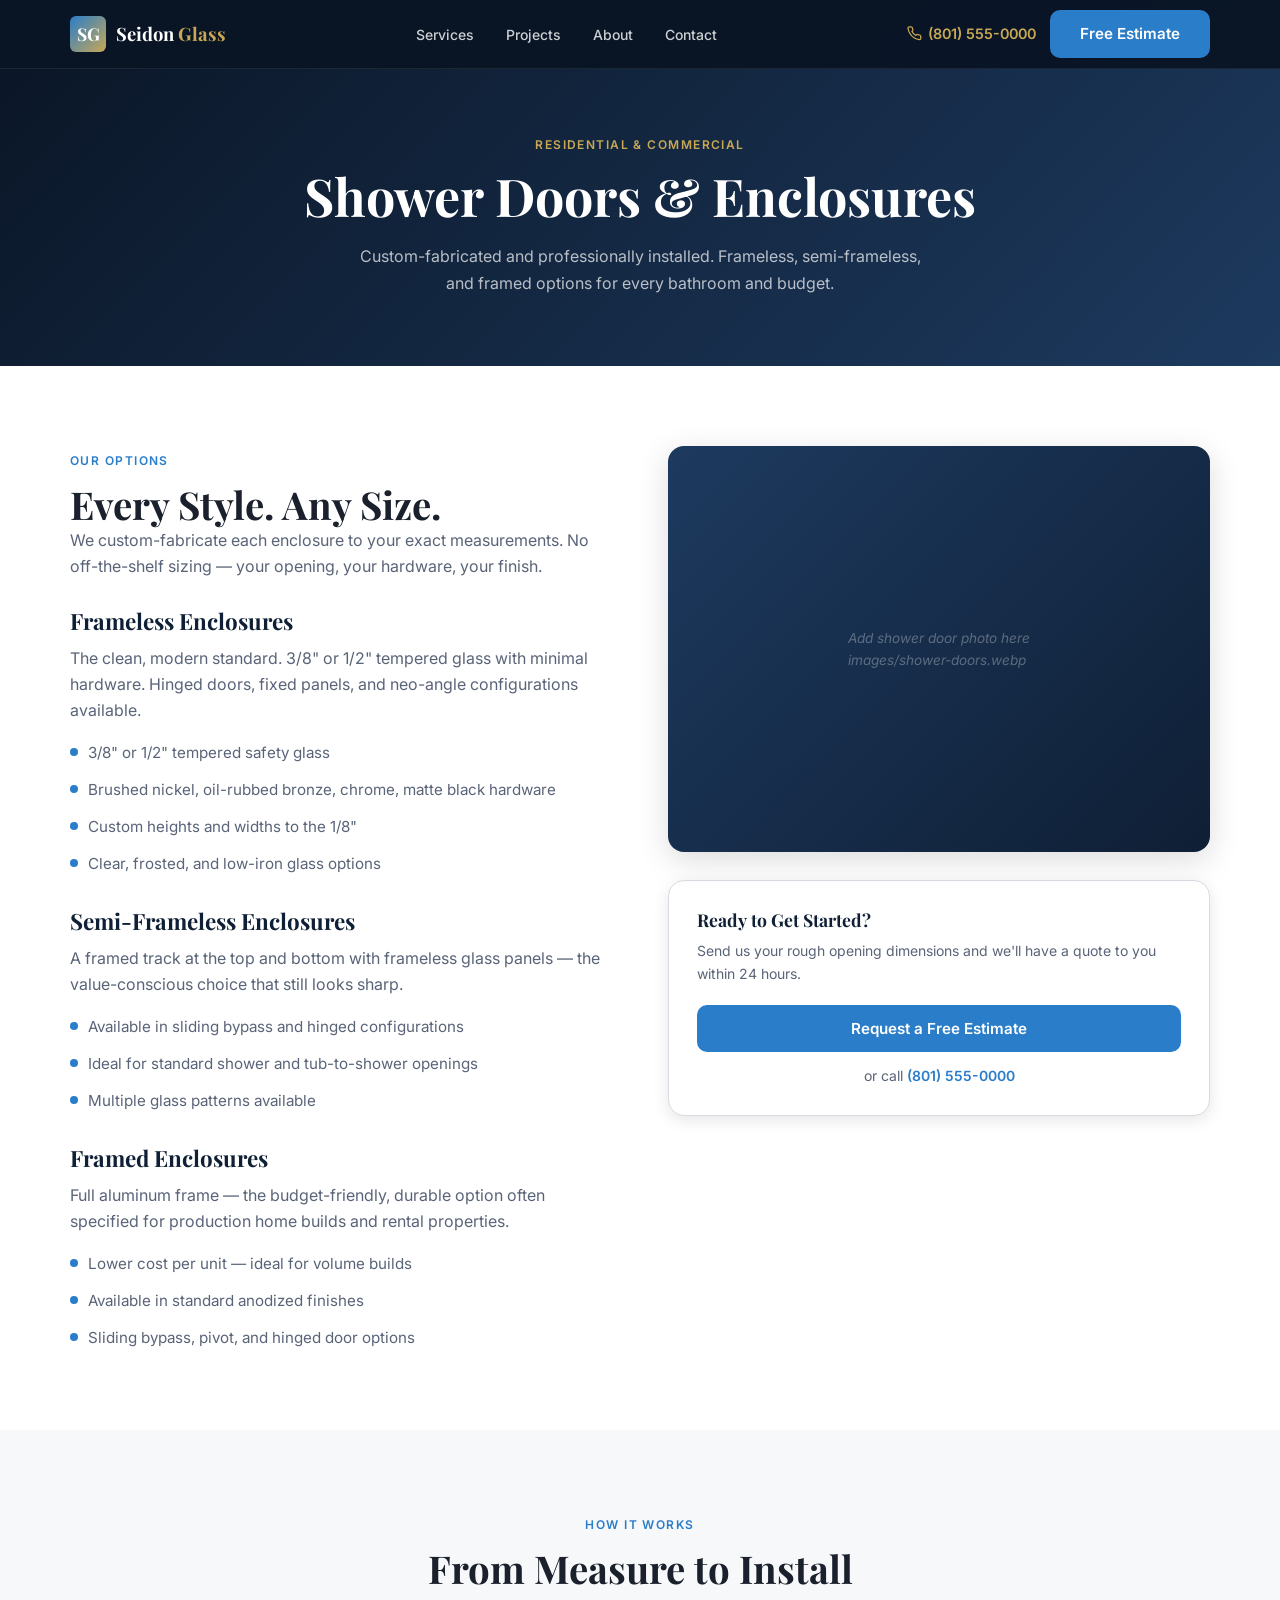
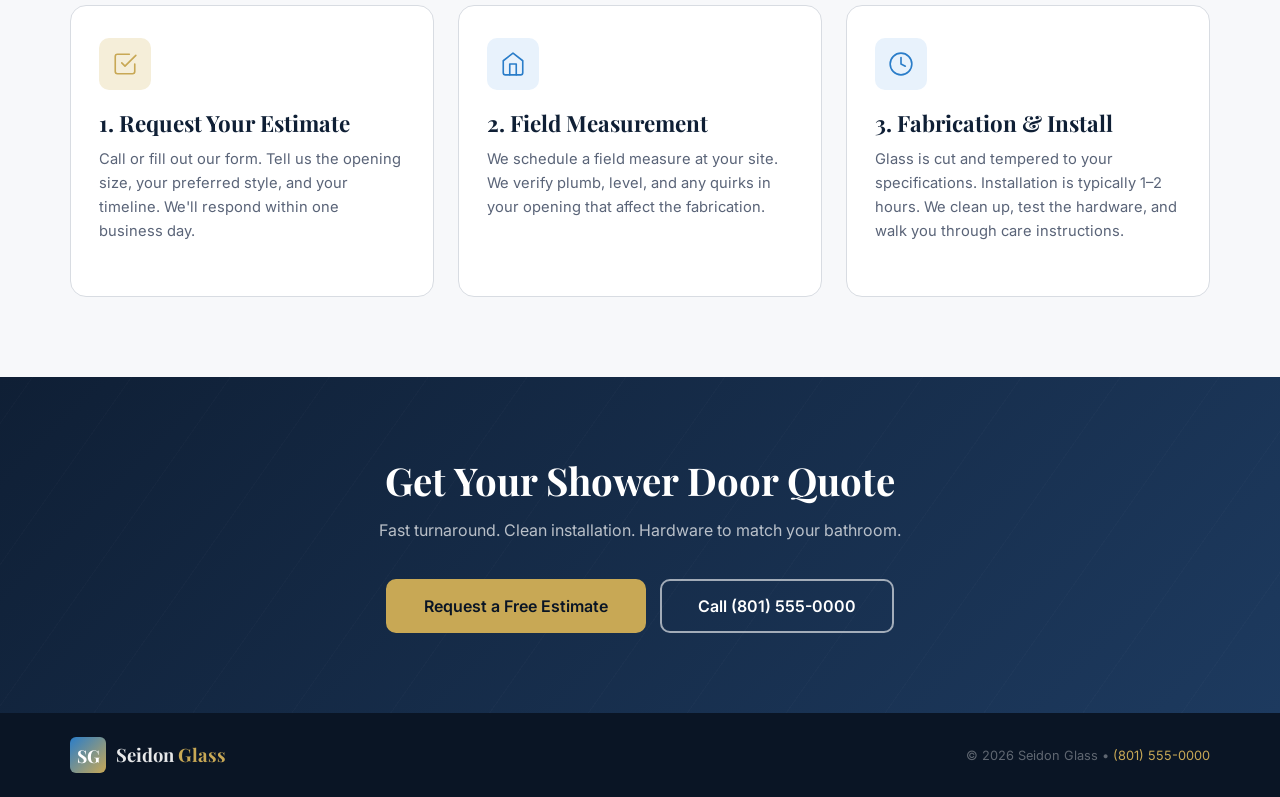
<file: seidon-glass/services/shower-doors.html>
<!DOCTYPE html>
<html lang="en">
<head>
  <meta charset="UTF-8">
  <meta name="viewport" content="width=device-width, initial-scale=1.0">
  <title>Shower Doors & Enclosures | Frameless, Semi-Frameless | Seidon Glass Salt Lake City</title>
  <meta name="description" content="Custom frameless and semi-frameless shower doors in Salt Lake City. Professional installation for new builds and remodels. Free estimates. Call (801) 555-0000.">
  <link rel="canonical" href="https://www.seidonglass.com/services/shower-doors.html">
  <script type="application/ld+json">
  {
    "@context": "https://schema.org",
    "@type": "Service",
    "name": "Shower Door Installation",
    "provider": { "@type": "LocalBusiness", "name": "Seidon Glass" },
    "areaServed": "Salt Lake City, UT",
    "description": "Custom frameless, semi-frameless, and framed shower door installation for residential and commercial properties."
  }
  </script>
  <link rel="preconnect" href="https://fonts.googleapis.com">
  <link rel="preconnect" href="https://fonts.gstatic.com" crossorigin>
  <link href="https://fonts.googleapis.com/css2?family=Playfair+Display:wght@700&family=Inter:wght@400;500;600&display=swap" rel="stylesheet">
  <link rel="stylesheet" href="../css/style.css">
</head>
<body>

  <header id="header">
    <div class="container">
      <nav class="nav-inner">
        <a href="../index.html" class="logo" aria-label="Seidon Glass Home">
          <div class="logo-mark">SG</div>
          <span class="logo-text">Seidon <span>Glass</span></span>
        </a>
        <ul class="nav-links" role="list">
          <li><a href="index.html">Services</a></li>
          <li><a href="../projects/index.html">Projects</a></li>
          <li><a href="../about.html">About</a></li>
          <li><a href="../contact.html">Contact</a></li>
        </ul>
        <div class="nav-cta">
          <a class="nav-phone" href="tel:8015550000">
            <svg viewBox="0 0 24 24" fill="none" stroke="currentColor" stroke-width="2" stroke-linecap="round" stroke-linejoin="round" aria-hidden="true"><path d="M22 16.92v3a2 2 0 01-2.18 2 19.79 19.79 0 01-8.63-3.07A19.5 19.5 0 014.69 12a19.79 19.79 0 01-3.07-8.67A2 2 0 013.6 1.27h3a2 2 0 012 1.72c.127.96.362 1.903.7 2.81a2 2 0 01-.45 2.11L7.91 8.81a16 16 0 006.29 6.29l.91-.95a2 2 0 012.11-.45c.907.338 1.85.573 2.81.7a2 2 0 011.72 2.02z"/></svg>
            (801) 555-0000
          </a>
          <a href="../index.html#estimate" class="btn btn-primary">Free Estimate</a>
        </div>
        <button class="hamburger" aria-label="Open menu"><span></span><span></span><span></span></button>
      </nav>
      <nav class="mobile-menu" aria-label="Mobile navigation">
        <a href="index.html">Services</a>
        <a href="../projects/index.html">Projects</a>
        <a href="../about.html">About</a>
        <a href="../contact.html">Contact</a>
        <a href="tel:8015550000" class="btn btn-gold">(801) 555-0000</a>
        <a href="../index.html#estimate" class="btn btn-primary">Request Free Estimate</a>
      </nav>
    </div>
  </header>

  <!-- Page Hero -->
  <section class="page-hero">
    <div class="container">
      <span class="eyebrow" style="color: var(--gold);">Residential &amp; Commercial</span>
      <h1>Shower Doors &amp; Enclosures</h1>
      <p>Custom-fabricated and professionally installed. Frameless, semi-frameless, and framed options for every bathroom and budget.</p>
    </div>
  </section>

  <!-- Main Content -->
  <section class="section">
    <div class="container">
      <div class="service-detail-grid">

        <div>
          <span class="eyebrow">Our Options</span>
          <h2>Every Style. Any Size.</h2>
          <p style="color: var(--text-muted); margin-bottom: 28px;">We custom-fabricate each enclosure to your exact measurements. No off-the-shelf sizing — your opening, your hardware, your finish.</p>

          <div style="margin-bottom: 32px;">
            <h3 style="margin-bottom: 10px; color: var(--navy);">Frameless Enclosures</h3>
            <p style="color: var(--text-muted); margin-bottom: 16px;">The clean, modern standard. 3/8" or 1/2" tempered glass with minimal hardware. Hinged doors, fixed panels, and neo-angle configurations available.</p>
            <ul class="service-feature-list">
              <li>3/8" or 1/2" tempered safety glass</li>
              <li>Brushed nickel, oil-rubbed bronze, chrome, matte black hardware</li>
              <li>Custom heights and widths to the 1/8"</li>
              <li>Clear, frosted, and low-iron glass options</li>
            </ul>
          </div>

          <div style="margin-bottom: 32px;">
            <h3 style="margin-bottom: 10px; color: var(--navy);">Semi-Frameless Enclosures</h3>
            <p style="color: var(--text-muted); margin-bottom: 16px;">A framed track at the top and bottom with frameless glass panels — the value-conscious choice that still looks sharp.</p>
            <ul class="service-feature-list">
              <li>Available in sliding bypass and hinged configurations</li>
              <li>Ideal for standard shower and tub-to-shower openings</li>
              <li>Multiple glass patterns available</li>
            </ul>
          </div>

          <div>
            <h3 style="margin-bottom: 10px; color: var(--navy);">Framed Enclosures</h3>
            <p style="color: var(--text-muted); margin-bottom: 16px;">Full aluminum frame — the budget-friendly, durable option often specified for production home builds and rental properties.</p>
            <ul class="service-feature-list">
              <li>Lower cost per unit — ideal for volume builds</li>
              <li>Available in standard anodized finishes</li>
              <li>Sliding bypass, pivot, and hinged door options</li>
            </ul>
          </div>
        </div>

        <!-- Right column: image + CTA box -->
        <div>
          <div class="why-image" style="margin-bottom: 28px;" role="img" aria-label="Frameless shower door installation">
            <div class="why-image-placeholder" aria-hidden="true">Add shower door photo here<br>images/shower-doors.webp</div>
          </div>

          <div class="form-card" style="padding: 28px;">
            <h3 style="font-size: 1.1rem; margin-bottom: 8px;">Ready to Get Started?</h3>
            <p style="font-size: .875rem; margin-bottom: 20px;">Send us your rough opening dimensions and we'll have a quote to you within 24 hours.</p>
            <a href="../index.html#estimate" class="btn btn-primary" style="width:100%; justify-content:center;">Request a Free Estimate</a>
            <div style="text-align: center; margin-top: 12px; font-size: .875rem; color: var(--text-muted);">or call <a href="tel:8015550000" style="color: var(--sky); font-weight:600;">(801) 555-0000</a></div>
          </div>
        </div>

      </div>
    </div>
  </section>

  <!-- Process section -->
  <section class="section section-alt">
    <div class="container">
      <div class="text-center">
        <span class="eyebrow">How It Works</span>
        <h2 class="section-title">From Measure to Install</h2>
      </div>
      <div class="services-grid" style="margin-top: 0;">
        <div class="service-card">
          <div class="service-icon" aria-hidden="true" style="background: var(--gold-light);">
            <svg viewBox="0 0 24 24" fill="none" stroke="var(--gold)" stroke-width="1.5" stroke-linecap="round" stroke-linejoin="round"><path d="M9 11l3 3L22 4"/><path d="M21 12v7a2 2 0 01-2 2H5a2 2 0 01-2-2V5a2 2 0 012-2h11"/></svg>
          </div>
          <h3 style="color: var(--navy);">1. Request Your Estimate</h3>
          <p>Call or fill out our form. Tell us the opening size, your preferred style, and your timeline. We'll respond within one business day.</p>
        </div>
        <div class="service-card">
          <div class="service-icon" aria-hidden="true">
            <svg viewBox="0 0 24 24" fill="none" stroke="currentColor" stroke-width="1.5" stroke-linecap="round" stroke-linejoin="round"><path d="M3 9l9-7 9 7v11a2 2 0 01-2 2H5a2 2 0 01-2-2z"/><polyline points="9 22 9 12 15 12 15 22"/></svg>
          </div>
          <h3 style="color: var(--navy);">2. Field Measurement</h3>
          <p>We schedule a field measure at your site. We verify plumb, level, and any quirks in your opening that affect the fabrication.</p>
        </div>
        <div class="service-card">
          <div class="service-icon" aria-hidden="true">
            <svg viewBox="0 0 24 24" fill="none" stroke="currentColor" stroke-width="1.5" stroke-linecap="round" stroke-linejoin="round"><circle cx="12" cy="12" r="10"/><path d="M12 6v6l4 2"/></svg>
          </div>
          <h3 style="color: var(--navy);">3. Fabrication &amp; Install</h3>
          <p>Glass is cut and tempered to your specifications. Installation is typically 1–2 hours. We clean up, test the hardware, and walk you through care instructions.</p>
        </div>
      </div>
    </div>
  </section>

  <section class="cta-section">
    <div class="container">
      <h2>Get Your Shower Door Quote</h2>
      <p>Fast turnaround. Clean installation. Hardware to match your bathroom.</p>
      <div class="cta-actions">
        <a href="../index.html#estimate" class="btn btn-gold btn-lg">Request a Free Estimate</a>
        <a href="tel:8015550000" class="btn btn-outline btn-lg">Call (801) 555-0000</a>
      </div>
    </div>
  </section>

  <footer>
    <div class="container">
      <div class="footer-bottom" style="padding: 24px 0; border: none;">
        <a href="../index.html" class="logo">
          <div class="logo-mark">SG</div>
          <span class="logo-text" style="color:rgba(255,255,255,.9);">Seidon <span>Glass</span></span>
        </a>
        <span style="color:rgba(255,255,255,.35);">&copy; <script>document.write(new Date().getFullYear())</script> Seidon Glass &bull; <a href="tel:8015550000" style="color:var(--gold)">(801) 555-0000</a></span>
      </div>
    </div>
  </footer>

  <div class="sticky-cta">
    <a href="tel:8015550000" class="cta-call">Call Now</a>
    <a href="../index.html#estimate" class="cta-quote">Free Estimate</a>
  </div>

  <script src="../js/main.js" defer></script>
</body>
</html>
</file>
<file: css/style.css>
/* =============================================
   SEIDON GLASS — CLEAN PRODUCTION STYLESHEET
   Consolidated from the working homepage + service-page iterations.
   ============================================= */

/* --- DESIGN TOKENS --- */
:root {
  --accent: #C8A35D;
  --accent-light: #E8D7A6;
  --navy: #31383D;
  --navy-dark: #22282C;
  --steel: #1D3A5F;
  --sky: #1B75BC;
  --sky-light: #E8F2F9;
  --white: #FFFFFF;
  --off-white: #F7F8FA;
  --gray-100: #F0F1F2;
  --gray-200: #E0E0E0;
  --gray-400: #A0A8B0;
  --gray-600: #5A6270;
  --gray-800: #31383D;
  --text: #31383D;
  --text-muted: #6B7280;

  --font-heading: "Montserrat", "Avenir Next", "Segoe UI", Arial, sans-serif;
  --font-body: "Inter", "Segoe UI", Roboto, Helvetica, Arial, sans-serif;

  --fw-regular: 400;
  --fw-medium: 500;
  --fw-semibold: 600;
  --fw-bold: 700;

  --shadow-sm: 0 1px 3px rgba(0,0,0,.08), 0 1px 2px rgba(0,0,0,.06);
  --shadow-md: 0 4px 16px rgba(0,0,0,.10);
  --shadow-lg: 0 8px 32px rgba(0,0,0,.14);

  --radius-sm: 6px;
  --radius: 10px;
  --radius-lg: 16px;

  --max-w: 1180px;
  --section-pad: 80px;
  --header-height: 68px;
}

/* --- RESET & BASE --- */
*, *::before, *::after { box-sizing: border-box; margin: 0; padding: 0; }
html { scroll-behavior: smooth; font-size: 16px; }
body {
  font-family: var(--font-body);
  font-weight: var(--fw-regular);
  color: var(--text);
  background: var(--white);
  line-height: 1.65;
  -webkit-font-smoothing: antialiased;
  overflow-x: hidden;
}
img, video { display: block; max-width: 100%; }
a { color: inherit; text-decoration: none; }
ul { list-style: none; }

/* --- TYPOGRAPHY --- */
h1, h2, h3, h4 { font-family: var(--font-heading); line-height: 1.2; }
h1 { font-size: clamp(2rem, 5vw, 3.25rem); font-weight: var(--fw-bold); }
h2 { font-size: clamp(1.6rem, 3.5vw, 2.4rem); font-weight: var(--fw-bold); }
h3 { font-size: clamp(1.15rem, 2.5vw, 1.4rem); font-weight: var(--fw-bold); }
p { max-width: 65ch; }

/* --- LAYOUT HELPERS --- */
.container { width: 100%; max-width: var(--max-w); margin: 0 auto; padding: 0 20px; }
.section { padding: var(--section-pad) 0; }
.section-alt { background: var(--off-white); }
.text-center { text-align: center; }
.text-center p { margin-inline: auto; }
.eyebrow {
  display: inline-block;
  font-size: .75rem;
  font-weight: var(--fw-semibold);
  letter-spacing: .12em;
  text-transform: uppercase;
  color: var(--sky);
  margin-bottom: 10px;
}
.section-title { margin-bottom: 14px; }
.section-intro { color: var(--text-muted); font-size: 1.05rem; margin-bottom: 48px; }

/* --- BUTTONS --- */
.btn {
  display: inline-flex;
  align-items: center;
  justify-content: center;
  gap: 8px;
  font-size: .95rem;
  font-weight: var(--fw-semibold);
  padding: 14px 28px;
  border-radius: var(--radius);
  cursor: pointer;
  transition: transform .2s ease, box-shadow .2s ease, background-color .2s ease, border-color .2s ease;
  border: 2px solid transparent;
  line-height: 1;
  white-space: nowrap;
}
.btn-primary { background: var(--sky); color: var(--white); border-color: var(--sky); }
.btn-primary:hover { background: #1F6BB0; border-color: #1F6BB0; transform: translateY(-1px); box-shadow: var(--shadow-md); }
.btn-outline { background: transparent; color: var(--white); border-color: rgba(255,255,255,.6); }
.btn-outline:hover { background: rgba(255,255,255,.12); border-color: var(--white); }
.btn-gold { background: var(--accent); color: var(--navy-dark); border-color: var(--accent); }
.btn-gold:hover { background: var(--accent-light); transform: translateY(-1px); box-shadow: var(--shadow-md); }
.btn-lg { padding: 17px 36px; font-size: 1rem; }

/* Honeypot */
.honeypot {
  position: absolute;
  left: -9999px;
  width: 1px;
  height: 1px;
  overflow: hidden;
}

/* =========================================================
   SEIDON REFRACTIVE GLASS NAVIGATION
   ========================================================= */

#header {
  position: fixed;
  top: 16px;
  left: 0;
  right: 0;
  z-index: 1000;

  padding-inline: clamp(12px, 3.5vw, 54px);
  pointer-events: none;
}

/* Main transparent glass pane */
#header > .container {
  position: relative;
  isolation: isolate;

  width: 100%;
  max-width: 1280px;
  margin-inline: auto;
  padding-inline: clamp(16px, 2vw, 26px);

  /*
   * Very little dark pigment.
   * Most of the navbar's appearance comes from blur,
   * refraction highlights and the content behind it.
   */

  border: 1px solid rgba(224, 244, 255, 0.24);
  border-radius: 13px 13px 30px 13px;

backdrop-filter:
  blur(30px)
  saturate(155%)
  brightness(108%)
  contrast(102%);

-webkit-backdrop-filter:
  blur(30px)
  saturate(155%)
  brightness(108%)
  contrast(102%);

  box-shadow:
  0 12px 34px rgba(5, 23, 36, 0.09),
  inset 0 1px 0 rgba(255, 255, 255, 0.3),
  inset 0 -1px 0 rgba(72, 160, 213, 0.14);

  pointer-events: auto;
  overflow: hidden;

  transition:
    max-width 500ms cubic-bezier(.22, 1, .36, 1),
    background 400ms ease,
    border-color 400ms ease,
    box-shadow 400ms ease,
    transform 500ms cubic-bezier(.22, 1, .36, 1);
}

/*
 * Broad refraction across the pane.
 * This creates a glass highlight without looking watery.
 */
/*
 * Seidon brand sweep
 * Inspired by the curved blue shape in the letterhead.
 */
#header > .container::before {
  content: "";
  position: absolute;
  z-index: -1;

  top: 0;
  right: 0;

  width: 76%;
  height: 20px;

  pointer-events: none;

  background:
    linear-gradient(
      90deg,
      rgba(74, 176, 235, 0),
      rgba(68, 172, 233, 0.24) 28%,
      rgba(30, 133, 202, 0.34) 68%,
      rgba(23, 117, 188, 0.38)
    );

  /*
   * This creates the descending letterhead-style curve.
   */
  border-bottom-left-radius: 68% 100%;
  border-top-right-radius: 12px;

  box-shadow:
    inset 0 1px 0 rgba(223, 246, 255, 0.3),
    0 5px 14px rgba(30, 139, 207, 0.06);

  opacity: 0.8;
}

/*
 * Specular glass edge and ambient reflections.
 */
#header > .container::after {
  content: "";
  position: absolute;
  z-index: 4;
  inset: 1px;

  border-radius: 11px 11px 28px 11px;
  pointer-events: none;

  background:
    radial-gradient(
      42% 160% at 8% -55%,
      rgba(255, 255, 255, 0.3),
      transparent 72%
    ),
    radial-gradient(
      28% 140% at 92% 160%,
      rgba(77, 177, 232, 0.16),
      transparent 75%
    );

  border-top: 1px solid rgba(255, 255, 255, 0.38);
  border-left: 1px solid rgba(255, 255, 255, 0.14);
  border-right: 1px solid rgba(89, 183, 235, 0.12);
  border-bottom: 1px solid rgba(78, 165, 216, 0.18);

  box-shadow:
    inset 0 8px 18px rgba(255, 255, 255, 0.025),
    inset 0 -8px 20px rgba(50, 144, 202, 0.035);
}

/* Scrolled state stays glass instead of becoming black */
#header.scrolled > .container {
  max-width: 1220px;

  background:
    linear-gradient(
      118deg,
      rgba(194, 225, 243, 0.18),
      rgba(99, 161, 199, 0.11) 44%,
      rgba(221, 240, 250, 0.12)
    );

  border-color: rgba(222, 243, 255, 0.3);

  backdrop-filter:
    blur(28px)
    saturate(145%)
    contrast(105%);

  -webkit-backdrop-filter:
    blur(28px)
    saturate(145%)
    contrast(105%);

  box-shadow:
    0 14px 42px rgba(5, 22, 34, 0.14),
    inset 0 1px 0 rgba(255, 255, 255, 0.4),
    inset 0 -1px 0 rgba(75, 164, 216, 0.16);

  transform: translateY(-3px);
}

.nav-inner {
  position: relative;
  z-index: 5;

  display: grid;
  grid-template-columns:
    minmax(190px, 1fr)
    auto
    minmax(360px, 1fr);

  align-items: center;
  column-gap: 24px;

  height: 78px;

  transition: height 400ms cubic-bezier(.22, 1, .36, 1);
}

.logo {
  justify-self: start;
}

.nav-links {
  justify-self: center;
}

.nav-cta {
  justify-self: end;

  display: flex;
  flex-direction: row;
  flex-wrap: nowrap;
  align-items: center;
  justify-content: flex-end;
  gap: 16px;

  min-width: max-content;
}

.nav-phone {
  flex-shrink: 0;
  white-space: nowrap;
}

.nav-cta .btn-primary {
  flex-shrink: 0;
  white-space: nowrap;
}

.nav-cta .btn-primary {
  min-height: 44px;
  padding: 0 19px;
  font-size: 0.88rem;
}

#header.scrolled .nav-inner {
  height: 68px;
}

/* Logo */
.logo {
  display: flex;
  align-items: center;
  flex-shrink: 0;
}

.logo-image {
  width: auto;
  height: 49px;
  max-width: 205px;

  filter: drop-shadow(0 2px 5px rgba(5, 20, 31, 0.18));

  transition:
    height 400ms cubic-bezier(.22, 1, .36, 1),
    transform 250ms ease;
}

#header.scrolled .logo-image {
  height: 43px;
}

.logo:hover .logo-image {
  transform: scale(1.025);
}

/* Desktop links */
.nav-links {
  display: flex;
  align-items: center;
  gap: 2px;
}

.nav-links a {
  position: relative;
  display: block;

  padding: 10px 15px;
  border-radius: 10px;

  color: rgba(255, 255, 255, 0.9);
  font-size: 0.875rem;
  font-weight: var(--fw-medium);

  text-shadow:
    0 1px 5px rgba(5, 18, 28, 0.36),
    0 1px 1px rgba(5, 18, 28, 0.45);

  transition:
    color 220ms ease,
    background-color 220ms ease,
    transform 220ms ease;
}

.nav-links a::after {
  content: "";
  position: absolute;
  left: 15px;
  right: 15px;
  bottom: 6px;
  height: 1px;

  background: linear-gradient(
    90deg,
    transparent,
    var(--accent),
    transparent
  );

  transform: scaleX(0);
  transform-origin: center;
  transition: transform 300ms cubic-bezier(.22, 1, .36, 1);
}

.nav-links a:hover,
.nav-links a[aria-current="page"] {
  color: #ffffff;
  background: transparent;
  box-shadow: none;
  transform: translateY(-1px);
}

.nav-links a:hover::after,
.nav-links a[aria-current="page"]::after {
  transform: scaleX(1);
}

/* Phone and estimate button */
.nav-phone {
  display: flex;
  align-items: center;
  gap: 8px;

  color: rgba(239, 220, 163, 0.94);
  font-size: 0.875rem;
  font-weight: var(--fw-semibold);

  text-shadow: 0 1px 4px rgba(6, 19, 29, 0.4);

  transition:
    color 200ms ease,
    transform 200ms ease;
}

.nav-phone:hover {
  color: #fff3ca;
  transform: translateY(-1px);
}

.nav-phone svg {
  width: 15px;
  height: 15px;
}

.nav-cta .btn-primary {
  position: relative;
  overflow: hidden;

  min-height: 46px;
  padding: 0 22px;

  color: #ffffff;

  background:
    linear-gradient(
      135deg,
      rgba(42, 143, 205, 0.66),
      rgba(23, 112, 177, 0.58)
    );

  border: 1px solid rgba(190, 231, 255, 0.36);
  border-radius: 13px;

  backdrop-filter: blur(12px) saturate(140%);
  -webkit-backdrop-filter: blur(12px) saturate(140%);

  box-shadow:
    0 8px 22px rgba(7, 64, 104, 0.16),
    inset 0 1px 0 rgba(255, 255, 255, 0.27),
    inset 0 -1px 0 rgba(4, 62, 100, 0.18);

  text-shadow: 0 1px 3px rgba(4, 31, 49, 0.34);

  transition:
    transform 250ms ease,
    background 250ms ease,
    border-color 250ms ease,
    box-shadow 250ms ease;
}

.nav-cta .btn-primary:hover {
  background:
    linear-gradient(
      135deg,
      rgba(62, 164, 224, 0.76),
      rgba(28, 123, 190, 0.68)
    );

  border-color: rgba(222, 244, 255, 0.52);

  box-shadow:
    0 11px 28px rgba(7, 64, 104, 0.22),
    inset 0 1px 0 rgba(255, 255, 255, 0.34);

  transform: translateY(-2px);
}
/* Hamburger */
.hamburger {
  display: none;

  /* Keep a large accessible tap target */
  width: 48px;
  height: 48px;
  padding: 0;

  border: 0;
  border-radius: 0;
  background: transparent;
  box-shadow: none;

  cursor: pointer;

  align-items: center;
  justify-content: center;
  flex-direction: column;
  gap: 6px;

  transition:
    opacity 200ms ease,
    transform 200ms ease;
}

.hamburger:hover {
  background: transparent;
  border-color: transparent;
  opacity: 0.78;
  transform: scale(1.04);
}

.hamburger:focus-visible {
  outline: 2px solid rgba(132, 205, 244, 0.9);
  outline-offset: 4px;
  border-radius: 6px;
}

.hamburger span {
  display: block;
  width: 25px;
  height: 3px;

  border-radius: 999px;

  background:
    linear-gradient(
      90deg,
      rgba(126, 205, 246, 0.95),
      #ffffff 48%,
      rgba(198, 225, 241, 0.95)
    );

  box-shadow:
    0 1px 4px rgba(5, 27, 43, 0.28);

  transform-origin: center;

  transition:
    transform 350ms cubic-bezier(.22, 1, .36, 1),
    opacity 200ms ease,
    width 250ms ease;
}

.hamburger span:nth-child(1) {
  width: 20px;
  margin-left: 5px;
}

.hamburger span:nth-child(2) {
  width: 27px;
}

.hamburger span:nth-child(3) {
  width: 20px;
  margin-right: 5px;
}

.hamburger.open span:nth-child(1) {
  width: 26px;
  margin: 0;
  transform: translateY(9px) rotate(45deg);
}

.hamburger.open span:nth-child(2) {
  opacity: 0;
  transform: scaleX(0);
}

.hamburger.open span:nth-child(3) {
  width: 26px;
  margin: 0;
  transform: translateY(-9px) rotate(-45deg);
}

/* Mobile glass drawer */
.mobile-menu {
  position: relative;
  z-index: 2;
  display: grid;
  grid-template-rows: 0fr;

  opacity: 0;
  visibility: hidden;

  border-top: 1px solid transparent;

  transition:
    grid-template-rows 450ms cubic-bezier(.22, 1, .36, 1),
    opacity 250ms ease,
    visibility 450ms,
    border-color 250ms ease;
}

.mobile-menu > .mobile-menu-inner {
  min-height: 0;
  overflow: hidden;
}

.mobile-menu.open {
  grid-template-rows: 1fr;
  opacity: 1;
  visibility: visible;
  border-color: rgba(255, 255, 255, 0.1);
}

.mobile-menu-links {
  display: flex;
  flex-direction: column;
  gap: 4px;
  padding: 14px 0 20px;
}

.mobile-menu a {
  color: rgba(255, 255, 255, 0.86);
  padding: 12px 10px;
  border-radius: 10px;
  font-size: 1rem;
  font-weight: var(--fw-medium);

  transition:
    color 200ms ease,
    background-color 200ms ease,
    transform 200ms ease;
}

.mobile-menu a:not(.btn):hover {
  color: var(--white);
  background: rgba(255, 255, 255, 0.08);
  transform: translateX(4px);
}

.mobile-menu .btn {
  margin-top: 6px;
}

/* Fallback when backdrop-filter is unavailable */
@supports not ((backdrop-filter: blur(1px))) {
  #header > .container {
    background: rgba(28, 36, 42, 0.96);
  }
}

/* --- HOMEPAGE HERO --- */
#hero {
  position: relative;
  min-height: 100svh;
  display: flex;
  align-items: center;
  overflow: hidden;
  background: var(--navy-dark);
}

/* Background image */
.hero-bg-img {
  position: absolute;
  inset: 0;

  background-image: url("../images/hero.webp");
  background-repeat: no-repeat;
  background-size: cover;

  /* Shows more of the upper part of the project */
  background-position: center 30%;

  /* Less enlargement means less cropping */
  transform: scale(1.02);

  z-index: 0;
  pointer-events: none;
}

/* Use this only when the hero is a video */
.hero-bg-video {
  position: absolute;
  inset: 0;
  width: 100%;
  height: 100%;

  object-fit: cover;
  object-position: center 22%;

  transform: scale(1.02);

  z-index: 0;
  pointer-events: none;
}

/* Branded blue-charcoal overlay */
.hero-bg {
  position: absolute;
  inset: 0;
  z-index: 1;
  pointer-events: none;

  background:
    linear-gradient(
      110deg,
      rgba(18, 26, 38, .74) 0%,
      rgba(31, 48, 70, .54) 36%,
      rgba(49, 56, 61, .34) 68%,
      rgba(22, 28, 33, .28) 100%
    );
}

/* Make the hero paragraph readable */
#hero .hero-sub {
  color: rgba(255, 255, 255, .86);
  max-width: 34rem;
}

/* Keep all hero content above the image and overlay */
#hero .hero-content {
  position: relative;
  z-index: 2;
}

/* Moving architectural reflection lines */
/* Premium moving glass reflection */
.hero-bg::before {
  content: "";
  position: absolute;
  inset: -30%;
  pointer-events: none;
  opacity: .55;
  filter: blur(10px);

  background:
    linear-gradient(
      112deg,
      transparent 34%,
      rgba(255,255,255,.04) 42%,
      rgba(120,189,240,.16) 48%,
      rgba(255,255,255,.28) 51%,
      rgba(120,189,240,.10) 55%,
      transparent 64%
    ),
    linear-gradient(
      104deg,
      transparent 46%,
      rgba(255,255,255,.08) 50%,
      transparent 54%
    );

  transform: translate3d(-35%, -8%, 0) rotate(-2deg);
  animation: heroGlassSweep 14s cubic-bezier(.4,0,.2,1) infinite;
  mix-blend-mode: screen;
}

/* Soft blue glass glow */
.hero-bg::after{
    content:"";
    position:absolute;
    inset:0;

    background:
      radial-gradient(
        circle at 20% 35%,
        rgba(27,117,188,.05),
        transparent 55%
      );

    pointer-events:none;
}

@keyframes heroGlassSweep {
  0%,
  18% {
    transform: translate3d(-42%, -8%, 0) rotate(-2deg);
    opacity: 0;
  }

  28% {
    opacity: .5;
  }

  52% {
    transform: translate3d(18%, 4%, 0) rotate(-2deg);
    opacity: .58;
  }

  66%,
  100% {
    transform: translate3d(48%, 10%, 0) rotate(-2deg);
    opacity: 0;
  }
}
.hero-content { position: relative; z-index: 2; padding: 120px 0 80px; width: 100%; animation: heroFadeUp .9s ease both; }
.hero-badge { display: inline-flex; align-items: center; gap: 8px; background: rgba(27,117,188,.20); border: 1px solid rgba(27,117,188,.4); color: #80BDF0; font-size: .78rem; font-weight: var(--fw-semibold); letter-spacing: .1em; text-transform: uppercase; padding: 6px 14px; border-radius: 40px; margin-bottom: 24px; animation: heroFadeUp .7s ease both; }
.hero-badge-dot { width: 6px; height: 6px; background: var(--accent); border-radius: 50%; animation: pulse 2s ease-in-out infinite; }
.hero-headline { color: var(--white); margin-bottom: 20px; max-width: 720px; animation: heroFadeUp .9s ease .12s both; }
.hero-headline em{
    background:linear-gradient(
        90deg,
        #1B75BC 0%,
        #6EBBE8 45%,
        #E3D09A 100%
    );
    -webkit-background-clip:text;
    -webkit-text-fill-color:transparent;
}
  -webkit-background-clip: text;
  -webkit-text-fill-color: transparent;
  background-clip: text;

  filter: drop-shadow(0 2px 12px rgba(8, 16, 28, .38));
.hero-sub { color: rgba(255,255,255,.88); font-size: 1.1rem; max-width: 24rem; margin-bottom: 36px; line-height: 1.7; animation: heroFadeUp .9s ease .22s both; }
#hero .hero-actions { display: flex; flex-wrap: wrap; justify-content: flex-start; gap: 14px; margin-bottom: 56px; animation: heroFadeUp .9s ease .32s both; }
.hero-trust { display: flex; flex-wrap: wrap; gap: 28px; align-items: center; }
.hero-trust .trust-item { display: flex; align-items: center; gap: 8px; color: rgba(255,255,255,.65); font-size: .85rem; background: none; padding: 0; box-shadow: none; border-radius: 0; }
.hero-trust .trust-item svg { width: 16px; height: 16px; color: var(--accent); flex-shrink: 0; }
.trust-divider { width: 1px; height: 20px; background: rgba(255,255,255,.2); }

@keyframes pulse { 0%,100% { opacity: 1; } 50% { opacity: .4; } }
@keyframes heroFadeUp { from { opacity: 0; transform: translateY(26px); } to { opacity: 1; transform: translateY(0); } }
@keyframes glassLines { to { background-position: 220px 220px; } }

/* --- PINNED SERVICES SHOWCASE ---
   GSAP owns the pin spacing. Do not add 300–500vh here. */
.services-showcase { position: relative; min-height: 100svh; background: var(--navy-dark); }
.services-showcase-inner { position: relative; height: 100svh; overflow: hidden; }
.service-stage { position: relative; height: 100%; overflow: hidden; isolation: isolate; background: var(--navy-dark); }
.showcase-media { position: absolute; inset: 0; width: 100%; height: 100%; object-fit: cover; opacity: 0; transform: scale(1.08); transition: opacity .9s ease, transform 6s ease; z-index: -2; }
.showcase-media.is-active { opacity: 1; transform: scale(1); }
.showcase-media.is-leaving { opacity: 0 !important; transform: scale(.97) !important; transition: opacity 1.1s ease, transform 1.1s ease !important; }
.showcase-media--commercial { object-position: center 40%; }
.showcase-overlay { position: absolute; inset: 0; z-index: -1; background: linear-gradient(to right, rgba(8,16,28,.55), rgba(8,16,28,.15), rgba(8,16,28,.45)), linear-gradient(to top, rgba(8,16,28,.6), transparent 50%); }
/* =========================================================
   DESKTOP LIQUID-GLASS SERVICE TILE
   Matches the Seidon navbar material
   ========================================================= */

.showcase-card {
  position: absolute;
  isolation: isolate;
  overflow: hidden;

  left: 6vw;
  bottom: 8vh;

  width: min(400px, calc(100% - 40px));
  padding: 32px 34px;

  /*
   * Same asymmetric architectural shape as the navbar.
   */
  border-radius: 13px 13px 30px 13px;

  background:
    linear-gradient(
      112deg,
      rgba(224, 242, 252, 0.13) 0%,
      rgba(172, 215, 239, 0.105) 32%,
      rgba(206, 233, 248, 0.09) 64%,
      rgba(126, 193, 229, 0.12) 100%
    );

  border: 1px solid rgba(224, 244, 255, 0.24);

  backdrop-filter:
    blur(30px)
    saturate(155%)
    brightness(108%)
    contrast(102%);

  -webkit-backdrop-filter:
    blur(30px)
    saturate(155%)
    brightness(108%)
    contrast(102%);

  box-shadow:
    0 18px 48px rgba(5, 23, 36, 0.18),
    inset 0 1px 0 rgba(255, 255, 255, 0.3),
    inset 0 -1px 0 rgba(72, 160, 213, 0.14);
}

/* Keep the card content above the glass effects */
.showcase-card > * {
  position: relative;
  z-index: 2;
}

/* Seidon letterhead-inspired blue sweep */
.showcase-card::before {
  content: "";
  position: absolute;
  z-index: 0;

  top: 0;
  right: 0;

  width: 82%;
  height: 18px;

  pointer-events: none;

  background:
    linear-gradient(
      90deg,
      rgba(74, 176, 235, 0),
      rgba(68, 172, 233, 0.24) 28%,
      rgba(30, 133, 202, 0.34) 68%,
      rgba(23, 117, 188, 0.38)
    );

  border-bottom-left-radius: 68% 100%;
  border-top-right-radius: 12px;

  box-shadow:
    inset 0 1px 0 rgba(223, 246, 255, 0.3),
    0 5px 14px rgba(30, 139, 207, 0.06);

  opacity: 0.8;
}

/* Bright refracted glass edge */
.showcase-card::after {
  content: "";
  position: absolute;
  z-index: 3;
  inset: 1px;

  border-radius: 11px 11px 28px 11px;
  pointer-events: none;

  background:
    radial-gradient(
      60% 130% at 5% -35%,
      rgba(255, 255, 255, 0.22),
      transparent 70%
    ),
    radial-gradient(
      42% 120% at 100% 130%,
      rgba(77, 177, 232, 0.13),
      transparent 75%
    );

  border-top: 1px solid rgba(255, 255, 255, 0.38);
  border-left: 1px solid rgba(255, 255, 255, 0.14);
  border-right: 1px solid rgba(89, 183, 235, 0.12);
  border-bottom: 1px solid rgba(78, 165, 216, 0.18);

  box-shadow:
    inset 0 8px 18px rgba(255, 255, 255, 0.025),
    inset 0 -8px 20px rgba(50, 144, 202, 0.035);
}
.showcase-title {
  color: var(--white);
  font-size: clamp(1.6rem, 3vw, 2.6rem);
  margin: 0 0 14px;
  line-height: 1.15;

  text-shadow:
    0 2px 10px rgba(4, 17, 27, 0.34),
    0 1px 2px rgba(4, 17, 27, 0.45);
}

.showcase-text {
  color: rgba(255, 255, 255, 0.82);
  font-size: 1.05rem;

  text-shadow:
    0 1px 5px rgba(4, 17, 27, 0.38);
}

.showcase-link {
  display: inline-flex;
  margin-top: 24px;

  color: #e0bd68;
  font-weight: var(--fw-bold);

  text-shadow: 0 1px 4px rgba(4, 17, 27, 0.35);

  transition:
    color 200ms ease,
    transform 200ms ease;
}

.showcase-link:hover {
  color: #ffe2a0;
  transform: translateX(4px);
}
.showcase-progress { position: absolute; right: 6vw; bottom: 10vh; display: flex; gap: 10px; }
.showcase-progress button { width: 32px; height: 4px; border: 0; border-radius: 999px; background: rgba(255,255,255,.25); cursor: pointer; overflow: hidden; transition: width .3s ease, background .3s ease; }
.showcase-progress button.is-active { width: 56px; background: var(--accent); }

/* --- TRUST BAR --- */
.trust-bar { display: block; position: relative; z-index: 3; background: var(--navy); padding: 10px 0; }
.stats-grid { display: grid; grid-template-columns: 1fr auto 1fr auto 1fr; align-items: center; text-align: center; padding: 28px 0; }
.stat-divider { width: 1px; height: 42px; background: rgba(255,255,255,.15); }
.stat-number { font-family: var(--font-heading); font-size: clamp(1.5rem, 2.2vw, 2.1rem); color: var(--white); line-height: 1; margin-bottom: 6px; }
.stat-label { font-size: .78rem; line-height: 1.35; letter-spacing: .12em; text-transform: uppercase; color: rgba(255,255,255,.7); }

/* --- WHY CHOOSE US --- */
.why-grid { display: grid; grid-template-columns: 1fr 1fr; gap: 48px; align-items: center; }
.why-image { border-radius: var(--radius-lg); overflow: hidden; box-shadow: var(--shadow-lg); background: var(--gray-100); aspect-ratio: 4/3; position: relative; }
.why-image img { width: 100%; height: 100%; object-fit: cover; }
.why-list { display: flex; flex-direction: column; gap: 24px; }
.why-item { display: flex; gap: 16px; align-items: flex-start; }
.why-item-icon { width: 44px; height: 44px; background: var(--sky-light); border-radius: var(--radius); display: flex; align-items: center; justify-content: center; flex-shrink: 0; }
.why-item-icon svg { width: 22px; height: 22px; color: var(--sky); }
.why-item h4 { margin-bottom: 4px; font-size: 1rem; color: var(--navy); }
.why-item p { font-size: .9rem; color: var(--text-muted); max-width: 100%; }

/* --- PROJECT GALLERY --- */
.gallery-grid { display: grid; grid-template-columns: repeat(3, 1fr); grid-template-rows: auto auto; gap: 12px; }
.gallery-item { border-radius: var(--radius); overflow: hidden; background: var(--gray-200); aspect-ratio: 4/3; position: relative; }
.gallery-item:first-child { grid-column: span 2; aspect-ratio: 16/9; }
.gallery-item img { width: 100%; height: 100%; object-fit: cover; transition: transform .5s ease; }
.gallery-item:hover img { transform: scale(1.04); }
.gallery-overlay { position: absolute; inset: 0; background: linear-gradient(to top, rgba(10,21,37,.7), transparent 50%); opacity: 0; transition: opacity .3s ease; display: flex; align-items: flex-end; padding: 16px; }
.gallery-item:hover .gallery-overlay { opacity: 1; }
.gallery-overlay span { color: var(--white); font-size: .85rem; font-weight: var(--fw-medium); }

/* --- TESTIMONIALS --- */
.testimonials-grid { display: grid; grid-template-columns: repeat(auto-fit, minmax(300px, 1fr)); gap: 24px; }
.testimonial-card { background: var(--white); border: 1px solid var(--gray-200); border-radius: var(--radius-lg); padding: 28px 26px; position: relative; }
.testimonial-card::before { content: '"'; position: absolute; top: 16px; right: 22px; font-family: var(--font-heading); font-size: 5rem; line-height: 1; color: var(--sky-light); }
.stars { display: flex; gap: 3px; margin-bottom: 14px; }
.stars svg { width: 16px; height: 16px; color: var(--accent); fill: var(--accent); }
.testimonial-text { font-size: .95rem; color: var(--gray-600); line-height: 1.7; margin-bottom: 20px; font-style: italic; }
.testimonial-author { display: flex; align-items: center; gap: 12px; }
.author-avatar { width: 42px; height: 42px; border-radius: 50%; background: var(--sky-light); display: flex; align-items: center; justify-content: center; font-family: var(--font-heading); font-weight: var(--fw-bold); color: var(--steel); flex-shrink: 0; }
.author-name { font-weight: var(--fw-semibold); font-size: .9rem; color: var(--navy); }
.author-title { font-size: .8rem; color: var(--text-muted); }

/* --- CTA BANNER --- */
.cta-section { background: linear-gradient(135deg, var(--navy), var(--steel)); padding: 80px 0; text-align: center; position: relative; overflow: hidden; }
.cta-section::before { content: ''; position: absolute; inset: 0; background: repeating-linear-gradient(-55deg, transparent 0 80px, rgba(255,255,255,.015) 80px 81px); }
.cta-section h2, .cta-section p, .cta-actions { position: relative; z-index: 1; }
.cta-section h2 { color: var(--white); margin-bottom: 14px; }
.cta-section p { color: rgba(255,255,255,.7); max-width: 540px; margin: 0 auto 36px; }
.cta-actions { display: flex; justify-content: center; flex-wrap: wrap; gap: 14px; }

/* --- CONTACT FORM --- */
.contact-grid { display: grid; grid-template-columns: 1fr 1.4fr; gap: 56px; align-items: start; }
.contact-info { display: flex; flex-direction: column; gap: 28px; }
.contact-detail { display: flex; align-items: flex-start; gap: 14px; }
.contact-detail-icon { width: 44px; height: 44px; background: var(--sky-light); border-radius: var(--radius); display: flex; align-items: center; justify-content: center; flex-shrink: 0; }
.contact-detail-icon svg { width: 20px; height: 20px; color: var(--sky); }
.contact-detail strong { display: block; font-size: .85rem; margin-bottom: 2px; color: var(--navy); }
.contact-detail span { font-size: .95rem; color: var(--text-muted); }
.contact-detail a { color: var(--sky); }
.form-card { background: var(--white); border: 1px solid var(--gray-200); border-radius: var(--radius-lg); padding: 36px; box-shadow: var(--shadow-md); }
.form-card h3 { margin-bottom: 6px; color: var(--navy); }
.form-card > p { font-size: .9rem; color: var(--text-muted); margin-bottom: 28px; }
.form-row { display: grid; grid-template-columns: 1fr 1fr; gap: 16px; }
.form-group { display: flex; flex-direction: column; gap: 6px; margin-bottom: 16px; }
.form-group label { font-size: .85rem; font-weight: var(--fw-semibold); color: var(--gray-800); }
.form-group input, .form-group select, .form-group textarea { border: 1.5px solid var(--gray-200); border-radius: var(--radius-sm); padding: 11px 14px; font: inherit; color: var(--text); background: var(--white); width: 100%; }
.form-group input:focus, .form-group select:focus, .form-group textarea:focus { outline: none; border-color: var(--sky); box-shadow: 0 0 0 3px rgba(27,117,188,.15); }
.form-group textarea { resize: vertical; min-height: 100px; }
.form-submit { width: 100%; border: none; margin-top: 4px; }
.form-note { text-align: center; font-size: .8rem; color: var(--text-muted); margin-top: 12px; }
.form-success { display: none; text-align: center; padding: 20px; background: #EDF7F0; border: 1px solid #A3D9B1; border-radius: var(--radius); color: #1A6B38; font-weight: var(--fw-medium); margin-top: 16px; }

/* --- SERVICE / AD LANDING PAGES --- */
.page-hero {
  background: linear-gradient(135deg, var(--navy-dark), var(--steel));
  padding: calc(var(--header-height) + 90px) 0 70px;
  text-align: center;
}
.page-hero .eyebrow { color: var(--accent); }
.page-hero h1 { color: var(--white); max-width: 1100px; margin: 0 auto 16px; font-size: clamp(2.5rem, 5vw, 4rem); }
.page-hero p { color: rgba(255,255,255,.7); max-width: 760px; margin: 0 auto; }
.page-hero .hero-benefits { display: flex; justify-content: center; flex-wrap: wrap; gap: 24px; margin: 30px auto; color: var(--white); font-weight: var(--fw-semibold); }
.page-hero .hero-actions { display: flex; justify-content: center; gap: 16px; }
.page-hero .hero-actions .btn { min-width: 240px; }
.trust-section { padding: 60px 0; background: #F8F8F6; }
.trust-grid { display: grid; grid-template-columns: repeat(3, 1fr); gap: 30px; }
.trust-section .trust-item { display: block; background: var(--white); padding: 30px; border-radius: 12px; box-shadow: 0 10px 30px rgba(0,0,0,.06); color: var(--text); }
.trust-section .trust-item strong { display: block; font-size: 1.2rem; color: var(--navy); margin-bottom: 10px; }
.trust-section .trust-item p { color: var(--text-muted); margin: 0; }
.service-detail-grid { display: grid; grid-template-columns: 1fr 1fr; gap: 56px; align-items: start; }
.service-feature-list { display: flex; flex-direction: column; gap: 12px; }
.service-feature-list li { display: flex; align-items: center; gap: 10px; font-size: .95rem; color: var(--text-muted); }
.service-feature-list li::before { content: ''; width: 8px; height: 8px; background: var(--sky); border-radius: 50%; flex-shrink: 0; }
.services-grid { display: grid; grid-template-columns: repeat(3, 1fr); gap: 24px; align-items: stretch; }
.service-card { display: flex; flex-direction: column; height: 100%; background: var(--white); border: 1px solid var(--gray-200); border-radius: var(--radius-lg); padding: 25px; }
.service-icon { width: 56px; height: 56px; margin-bottom: 18px; flex-shrink: 0; display: flex; align-items: center; justify-content: center; border-radius: var(--radius); background: var(--sky-light); }
.service-icon svg { width: 28px; height: 28px; color: var(--sky); }

/* --- GALLERY PAGE --- */
.gallery-page-grid { display: grid; grid-template-columns: repeat(auto-fit, minmax(300px, 1fr)); gap: 16px; }
.gallery-page-item { border-radius: var(--radius); overflow: hidden; aspect-ratio: 4/3; background: var(--gray-100); }
.gallery-page-item img { width: 100%; height: 100%; object-fit: cover; }

/* --- FOOTER --- */
footer { background: var(--navy-dark); color: rgba(255,255,255,.7); }
.footer-top { padding: 56px 0 40px; display: grid; grid-template-columns: 1.5fr 1fr 1fr 1fr; gap: 40px; }
.footer-brand { max-width: 280px; display: flex; flex-direction: column; align-items: flex-start; gap: 1rem; padding-right: 2rem; }
.footer-brand p { font-size: .875rem; line-height: 1.7; color: rgba(255,255,255,.55); }
.footer-brand .footer-phone { display: inline-flex; align-items: center; gap: 6px; color: var(--accent); font-weight: var(--fw-semibold); font-size: .95rem; }
.footer-logo-image { height: 120px; width: auto; }
.footer-col h4 { font-size: .8rem; font-weight: var(--fw-bold); letter-spacing: .1em; text-transform: uppercase; color: rgba(255,255,255,.4); margin-bottom: 16px; }
.footer-col ul { display: flex; flex-direction: column; gap: 10px; }
.footer-col a { font-size: .875rem; color: rgba(255,255,255,.6); transition: color .2s ease; }
.footer-col a:hover { color: var(--white); }
.footer-bottom { border-top: 1px solid rgba(255,255,255,.08); padding: 20px 0; display: flex; justify-content: space-between; align-items: center; gap: 16px; flex-wrap: wrap; font-size: .8rem; color: rgba(255,255,255,.35); }
.footer-nap { font-size: .78rem; color: rgba(255,255,255,.35); }

/* --- STICKY MOBILE CTA --- */
.sticky-cta { display: none; position: fixed; inset: auto 0 0; background: var(--navy); border-top: 1px solid rgba(255,255,255,.1); padding: 10px 12px; z-index: 9999; gap: 10px; }
.sticky-cta a { flex: 1; display: flex; align-items: center; justify-content: center; gap: 7px; padding: 13px; border-radius: var(--radius-sm); font-weight: var(--fw-bold); font-size: .9rem; }
.sticky-cta .cta-call { background: var(--sky); color: var(--white); }
.sticky-cta .cta-quote { background: transparent; border: 1.5px solid rgba(255,255,255,.3); color: var(--white); }

/* ==================================================
   RESPONSIVE
   Keep this section at the bottom of style.css
   ================================================== */

/* ---------- TABLET / SMALL DESKTOP ---------- */
@media (max-width: 900px) {
  :root {
    --section-pad: 60px;
  }

#header > .container {
  border-radius: 14px 14px 22px 14px;
}

#header > .container::before {
  width: 82%;
  height: 14px;
}

#header > .container::after {
  border-radius: 12px 12px 20px 12px;
}

.nav-inner {
  display: flex;
  justify-content: space-between;
  height: 66px;
}

#header.scrolled .nav-inner {
  height: 60px;
}

.logo-image {
  height: 42px;
  max-width: 180px;
}

#header.scrolled .logo-image {
  height: 38px;
}

  .nav-links,
  .nav-cta {
    display: none;
  }

  .hamburger {
    display: flex;
  }

  .why-grid,
  .contact-grid,
  .service-detail-grid {
    grid-template-columns: 1fr;
  }

  .footer-top {
    grid-template-columns: 1fr 1fr;
  }

  .gallery-grid {
    grid-template-columns: 1fr 1fr;
  }

  .gallery-item:first-child {
    grid-column: span 2;
  }

  .sticky-cta {
    display: flex;
  }

  body {
    padding-bottom: 72px;
  }
}


/* ---------- MOBILE ---------- */
@media (max-width: 700px) {
  .container {
    padding-inline: 20px;
  }

  /* HERO */
  #hero {
    min-height: auto;
    height: auto;
    align-items: flex-start;
    padding: 0;
  }

  .hero-bg-img,
  .hero-bg-video {
    height: 100%;
    min-height: 100%;
    background-position: 54% center;
    object-position: 42% center;
  
    transform: scale(1.03);
    will-change: auto;
  }

  .hero-bg::before {
    opacity: .3;
    filter: blur(14px);
    animation-duration: 18s;
  }

  .hero-content {
    width: 100%;
    padding: 120px 24px 104px;
  }

  .hero-badge {
    max-width: 100%;
    margin-bottom: 22px;
    padding: 7px 11px;
    font-size: clamp(.57rem, 2.2vw, .68rem);
    line-height: 1.35;
    letter-spacing: .075em;
    white-space: normal;
  }

  .hero-headline {
    max-width: 100%;
    margin-bottom: 20px;
    font-size: clamp(2.2rem, 9.4vw, 2.85rem);
    line-height: 1;
    letter-spacing: -.035em;
  }

  .hero-headline em {
    display: block;
    margin-top: 12px;
    line-height: 1.03;
  }

  .hero-sub {
    max-width: 30rem;
    margin-bottom: 26px;
    font-size: clamp(.92rem, 3.8vw, 1rem);
    line-height: 1.48;
    color: rgba(255, 255, 255, .78);
  }

  /* Mobile uses the fixed CTA bar */
  #hero .hero-actions {
    display: none;
  }

  .hero-trust {
    display: grid;
    grid-template-columns: repeat(2, minmax(0, 1fr));
    gap: 16px 14px;
    margin-top: 0;
    padding-bottom: 0;
  }

  .hero-trust .trust-item {
    display: flex;
    align-items: flex-start;
    gap: 8px;
    padding: 0;
    background: transparent;
    box-shadow: none;
    color: rgba(255, 255, 255, .76);
    font-size: clamp(.72rem, 3.1vw, .82rem);
    line-height: 1.3;
  }

  .hero-trust .trust-item svg {
    width: 16px;
    height: 16px;
    margin-top: 1px;
  }

  .hero-trust .trust-divider {
    display: none;
  }

  /* SERVICES SHOWCASE */
  .services-showcase {
    min-height: 0;
    height: auto;
  }

  .services-showcase-inner {
    position: static;
    height: auto;
  }

  .service-stage {
    height: 560px;
  }

  .showcase-card {
    left: 24px;
    right: 24px;
    bottom: 120px;
    width: auto;
    padding: 0;
    background: none;
    border: 0;
    box-shadow: none;
    backdrop-filter: none;
    -webkit-backdrop-filter: none;
  }

  .showcase-card::before,
  .showcase-card::after {
    display: none;
  }

  .showcase-progress {
    left: 24px;
    right: 24px;
    bottom: 64px;
    justify-content: center;
  }

  /* LANDING PAGE LAYOUTS */
  .services-grid,
  .trust-grid {
    grid-template-columns: 1fr;
  }

  .trust-grid {
    gap: 18px;
  }

.page-hero {
  padding: 118px 0 56px;
}

  .page-hero h1 {
    font-size: 2.15rem;
    line-height: 1.12;
  }

  .page-hero .hero-actions {
    flex-direction: column;
    width: 100%;
  }

  .page-hero .hero-actions .btn {
    width: 100%;
    min-width: 0;
  }

  /* STICKY CTA */
  .sticky-cta {
    min-height: 72px;
    padding:
      10px
      max(14px, env(safe-area-inset-right))
      calc(10px + env(safe-area-inset-bottom))
      max(14px, env(safe-area-inset-left));
  }

  .sticky-cta a {
    min-height: 50px;
    padding: 11px 8px;
    font-size: .9rem;
  }
}


/* ---------- SHORT MOBILE SCREENS ---------- */
@media (max-width: 700px) and (max-height: 800px) {
  .hero-content {
    padding-top: 92px;
    padding-bottom: 92px;
  }

  .hero-badge {
    margin-bottom: 17px;
  }

  .hero-headline {
    margin-bottom: 15px;
    font-size: clamp(2rem, 8.8vw, 2.45rem);
  }

  .hero-headline em {
    margin-top: 5px;
  }

  .hero-sub {
    margin-bottom: 20px;
    font-size: .88rem;
    line-height: 1.4;
  }

  .hero-trust {
    gap: 12px 12px;
  }

  .hero-trust .trust-item {
    font-size: .7rem;
  }
}


/* ---------- SMALL PHONES ---------- */
@media (max-width: 600px) {
  .container {
    padding-inline: 18px;
  }

  .hero-content {
    padding-left: 20px;
    padding-right: 20px;
  }

  .stats-grid {
    grid-template-columns: repeat(3, 1fr);
    padding: 22px 8px;
  }

  .stats-grid .stat-divider {
    display: none;
  }

  .stats-grid .stat-number {
    margin-bottom: 4px;
    font-size: 1.15rem;
  }

  .stats-grid .stat-label {
    font-size: .62rem;
    letter-spacing: .08em;
  }

  .form-row {
    grid-template-columns: 1fr;
  }

  .form-card {
    padding: 22px;
  }

  .gallery-grid {
    grid-template-columns: 1fr;
  }

  .gallery-item:first-child {
    grid-column: auto;
    aspect-ratio: 4 / 3;
  }

  .footer-top {
    grid-template-columns: 1fr;
  }

  .footer-bottom {
    flex-direction: column;
    text-align: center;
  }
}


/* ---------- VERY SMALL PHONES ---------- */
@media (max-width: 400px) {
  .hero-content {
    padding-left: 18px;
    padding-right: 18px;
  }

  .hero-headline {
    font-size: 2.05rem;
  }

  .hero-sub {
    font-size: .86rem;
  }

  .hero-trust {
    gap: 11px 10px;
  }

  .hero-trust .trust-item {
    font-size: .67rem;
  }

  .service-stage {
    height: 520px;
  }

  .showcase-title {
    font-size: 1.35rem;
  }

  .showcase-text {
    font-size: .84rem;
  }

  .sticky-cta a {
    font-size: .82rem;
  }

  .page-hero {
  padding-top: 110px;
}
}

@media (max-width: 480px) {
  #header {
    top: 8px;
    padding-inline: 8px;
  }

  #header > .container {
    padding-inline: 12px;
    border-radius: 14px;
  }

  .logo-image {
    height: 38px;
    max-width: 160px;
  }

  .mobile-menu-links {
    padding-bottom: 14px;
  }

  #header > .container::after {
  border-radius: 12px;
}
}


/* ---------- REDUCED MOTION ---------- */
@media (prefers-reduced-motion: reduce) {
  *,
  *::before,
  *::after {
    scroll-behavior: auto !important;
    animation-duration: .01ms !important;
    animation-iteration-count: 1 !important;
    transition-duration: .01ms !important;
  }

  .hero-bg-img,
  .hero-bg-video {
    transform: scale(1.02);
  }
}
</file>
<file: css/pages.css>
/* SEIDON GLASS — About, Contact, and Portfolio pages */
:root { --page-ink:#182736; --page-blue:#1b75bc; --page-gold:#c8a35d; }

.editorial-hero { position:relative; min-height:78svh; display:flex; align-items:flex-end; overflow:hidden; background:#142638; color:#fff; }
.editorial-hero__media { position:absolute; inset:0; width:100%; height:100%; object-fit:cover; }
.editorial-hero::after { content:""; position:absolute; inset:0; background:linear-gradient(90deg,rgba(11,25,39,.86),rgba(16,40,61,.52) 52%,rgba(11,22,32,.24)),linear-gradient(0deg,rgba(9,22,34,.62),transparent 58%); }
.editorial-hero__content { position:relative; z-index:2; padding:clamp(150px,18vw,230px) 0 clamp(70px,9vw,120px); max-width:820px; }
.editorial-hero h1 { font-size:clamp(3rem,7vw,6.6rem); line-height:.94; letter-spacing:-.055em; margin:12px 0 24px; }
.editorial-hero p { max-width:650px; color:rgba(255,255,255,.78); font-size:clamp(1rem,1.6vw,1.25rem); }
.page-kicker { color:#91cef2; text-transform:uppercase; letter-spacing:.16em; font-size:.76rem; font-weight:700; }
/* =========================================================
   ABOUT — ARCHITECTURAL INTRODUCTION
   Distinct from the photographic homepage hero
   ========================================================= */

.about-hero {
  position: relative;
  overflow: hidden;

  padding:
    clamp(155px, 15vw, 220px)
    0
    clamp(78px, 9vw, 118px);

  color: #ffffff;

  background:
    radial-gradient(
      circle at 82% 26%,
      rgba(69, 160, 216, 0.2),
      transparent 32%
    ),
    linear-gradient(
      132deg,
      #122638,
      #1d3a5f
    );
}

/* Abstract architectural glass panes */
.about-hero::before,
.about-hero::after {
  content: "";
  position: absolute;
  pointer-events: none;

  border: 1px solid rgba(159, 215, 245, 0.18);

  background:
    linear-gradient(
      135deg,
      rgba(217, 240, 252, 0.08),
      rgba(71, 151, 200, 0.025)
    );

  backdrop-filter: blur(12px);
  -webkit-backdrop-filter: blur(12px);

  transform: skewX(-12deg);
}

.about-hero::before {
  width: 38vw;
  height: 74%;

  top: 14%;
  right: 9vw;

  border-radius: 10px 10px 70px 10px;
}

.about-hero::after {
  width: 23vw;
  height: 54%;

  right: -4vw;
  bottom: -12%;

  border-radius: 60px 10px 10px 10px;
}

.about-hero__grid {
  position: relative;
  z-index: 2;

  display: grid;
  grid-template-columns:
    minmax(0, 1.15fr)
    minmax(300px, 0.65fr);

  gap: clamp(50px, 9vw, 130px);
  align-items: end;
}

.about-hero h1 {
  max-width: 760px;

  margin: 14px 0 26px;

  font-size: clamp(2.8rem, 5vw, 5.1rem);
  line-height: 0.98;
  letter-spacing: -0.048em;
}

.about-hero__intro {
  max-width: 640px;

  color: rgba(255, 255, 255, 0.7);

  font-size: clamp(1rem, 1.35vw, 1.16rem);
  line-height: 1.7;
}

.about-signature {
  padding: 26px 0 8px 28px;
  border-left: 1px solid rgba(255, 255, 255, 0.22);
}

.about-signature span {
  display: block;
  margin-bottom: 12px;

  color: #8ecdf0;

  font-size: 0.7rem;
  font-weight: 700;
  letter-spacing: 0.14em;
  text-transform: uppercase;
}

.about-signature strong {
  display: block;
  margin-bottom: 10px;
  font-size: 1.15rem;
}

.about-signature p {
  color: rgba(255, 255, 255, 0.58);
  font-size: 0.92rem;
}

.story-grid { display:grid; grid-template-columns:minmax(0,1.05fr) minmax(0,.95fr); gap:clamp(48px,8vw,110px); align-items:center; }
.story-image { min-height:620px; border-radius:14px 14px 70px 14px; overflow:hidden; background:#e8edf1; }
.story-image img { width:100%; height:100%; min-height:620px; object-fit:cover; }
.story-copy h2 { font-size:clamp(2.3rem,4.7vw,4.8rem); letter-spacing:-.045em; margin:12px 0 28px; }
.story-copy p { color:#65707a; margin-bottom:18px; }

.principles { display:grid; grid-template-columns:repeat(3,1fr); border-top:1px solid #d8e0e5; }
.principle { padding:34px clamp(18px,3vw,42px) 12px 0; }
.principle + .principle { padding-left:clamp(18px,3vw,42px); border-left:1px solid #d8e0e5; }
.principle__number { color:var(--page-gold); font-size:.75rem; font-weight:800; letter-spacing:.15em; }
.principle h3 { margin:18px 0 10px; font-size:1.35rem; }
.principle p { color:#6e7882; font-size:.95rem; }

.craft-feature { position:relative; min-height:720px; display:flex; align-items:flex-end; overflow:hidden; background:#102235; color:#fff; }
.craft-feature > img { position:absolute; inset:0; width:100%; height:100%; object-fit:cover; }
.craft-feature::after { content:""; position:absolute; inset:0; background:linear-gradient(0deg,rgba(6,18,29,.78),rgba(6,18,29,.1) 72%); }
.craft-glass { position:relative; z-index:2; width:min(620px,calc(100% - 40px)); margin:0 0 6vw 6vw; padding:clamp(28px,4vw,52px); border:1px solid rgba(224,244,255,.25); border-radius:13px 13px 46px 13px; background:linear-gradient(112deg,rgba(224,242,252,.14),rgba(126,193,229,.11)); backdrop-filter:blur(28px) saturate(150%); box-shadow:0 20px 58px rgba(3,18,30,.28),inset 0 1px rgba(255,255,255,.32); }
.craft-glass h2 { margin:10px 0 16px; font-size:clamp(2.1rem,4vw,4rem); }
.craft-glass p { color:rgba(255,255,255,.78); }

.company-stats { display:grid; grid-template-columns:repeat(4,1fr); gap:1px; background:#dae2e7; border:1px solid #dae2e7; }
.company-stat { background:#fff; padding:36px 24px; }
.company-stat strong { display:block; font-size:clamp(2rem,4vw,4rem); line-height:1; color:var(--page-ink); }
.company-stat span { display:block; margin-top:10px; color:#78828b; font-size:.75rem; text-transform:uppercase; letter-spacing:.13em; }

.contact-hero { min-height:100svh; padding:clamp(145px,14vw,200px) 0 90px; background:radial-gradient(circle at 80% 20%,rgba(47,139,200,.24),transparent 36%),linear-gradient(135deg,#132536,#1d3a5f); color:#fff; }
.contact-layout { display:grid; grid-template-columns:minmax(0,.82fr) minmax(460px,1.18fr); gap:clamp(48px,8vw,120px); align-items:start; }
.contact-intro { position:sticky; top:130px; }
.contact-intro h1 { font-size:clamp(3.2rem,6.5vw,6.4rem); line-height:.93; letter-spacing:-.055em; margin:14px 0 26px; max-width: 620px; font-size: clamp(3rem, 5.5vw, 5.6rem);}
.contact-intro > p { color:rgba(255,255,255,.7); font-size:1.1rem; }
.contact-direct { display:grid; gap:14px; margin-top:38px; }
.contact-direct a { display:flex; justify-content:space-between; gap:20px; padding:16px 0; border-bottom:1px solid rgba(255,255,255,.15); color:rgba(255,255,255,.82); }
.contact-direct span { color:#8bc9ed; font-size:.72rem; text-transform:uppercase; letter-spacing:.12em; }

.estimate-glass { padding:clamp(28px,4vw,54px); border:1px solid rgba(225,244,255,.24); border-radius:14px 14px 64px 14px; background:linear-gradient(120deg,rgba(224,242,252,.16),rgba(126,193,229,.10)); backdrop-filter:blur(28px) saturate(150%); box-shadow:0 28px 80px rgba(2,14,24,.26),inset 0 1px rgba(255,255,255,.3); }
.estimate-glass h2 { font-size:clamp(1.8rem,3vw,3rem); margin-bottom:8px; }
.estimate-glass > p { color:rgba(255,255,255,.64); margin-bottom:28px; }
.estimate-form-grid { display:grid; grid-template-columns:1fr 1fr; gap:18px; }
.estimate-field { display:flex; flex-direction:column; gap:7px; }
.estimate-field--wide { grid-column:1/-1; }
.estimate-field label { font-size:.75rem; text-transform:uppercase; letter-spacing:.1em; color:rgba(255,255,255,.68); }
.estimate-field input,.estimate-field select,.estimate-field textarea { width:100%; border:1px solid rgba(255,255,255,.18); border-radius:9px; padding:14px 15px; color:#fff; background:rgba(8,27,43,.24); font:inherit; }
.estimate-field select option { color:#1e2d38; }
.estimate-field textarea { min-height:130px; resize:vertical; }
.estimate-field input:focus,.estimate-field select:focus,.estimate-field textarea:focus { outline:none; border-color:#78c3ee; box-shadow:0 0 0 3px rgba(67,161,216,.15); }
.estimate-submit { width:100%; margin-top:22px; min-height:54px; }
.expectations { display:grid; grid-template-columns:repeat(4,1fr); gap:24px; counter-reset:step; }
.expectation { counter-increment:step; border-top:1px solid #cfd9df; padding-top:24px; }
.expectation::before { content:"0" counter(step); color:var(--page-gold); font-weight:800; letter-spacing:.12em; }
.expectation h3 { margin:14px 0 8px; font-size:1rem; }
.expectation p { color:#737d86; font-size:.9rem; }

.portfolio-hero { padding:clamp(150px,16vw,220px) 0 72px; background:linear-gradient(135deg,#14283a,#1d3a5f); color:#fff; }
.portfolio-hero__grid { display:grid; grid-template-columns:1.1fr .9fr; align-items:end; gap:60px; }
.portfolio-hero h1 { font-size:clamp(3.3rem,7vw,7rem); line-height:.9; letter-spacing:-.06em; }
.portfolio-hero p { color:rgba(255,255,255,.68); font-size:1.08rem; }
.portfolio-shell { padding:42px 0 100px; background:#f4f6f7; }
.filter-rail {
  position: relative;
  top: auto;
  z-index: 50;
  isolation: isolate;
}
.filter-rail::-webkit-scrollbar { display:none; }
.projects-grid,
.project-card {
  position: relative;
  z-index: 1;
}
.projects-filter-section {
  position: relative;
  z-index: 20;
}
.portfolio-filter { border:0; border-radius:9px; padding:11px 17px; color:#53636f; background:transparent; font:600 .78rem/1 Inter,sans-serif; letter-spacing:.03em; white-space:nowrap; cursor:pointer; transition:color .2s,background .2s,transform .2s; }
.portfolio-filter:hover { color:#12283a; transform:translateY(-1px); }
.portfolio-filter[aria-pressed="true"] { color:#fff; background:linear-gradient(135deg,#2384c6,#1b75bc); box-shadow:0 7px 18px rgba(27,117,188,.22),inset 0 1px rgba(255,255,255,.28); }
.portfolio-grid { display:grid; grid-template-columns:repeat(12,1fr); grid-auto-flow:dense; gap:18px; }
.project-card { grid-column:span 4; min-height:390px; position:relative; overflow:hidden; border-radius:12px 12px 38px 12px; background:#dfe5e8; transition:opacity .35s,transform .45s cubic-bezier(.22,1,.36,1); }
.project-card--wide { grid-column:span 8; }
.project-card--tall { min-height:600px; }
.project-card[hidden] { display:none; }
.project-card img { width:100%; height:100%; position:absolute; inset:0; object-fit:cover; transition:transform .8s cubic-bezier(.22,1,.36,1),filter .5s; }
.project-card::after { content:""; position:absolute; inset:0; background:linear-gradient(0deg,rgba(5,18,29,.84),transparent 58%); opacity:.82; transition:opacity .4s; }
.project-card:hover img { transform:scale(1.035); filter:saturate(1.05); }
.project-card__meta { position:absolute; z-index:2; inset:auto 24px 22px; color:#fff; }
.project-card__meta span { display:block; color:#9dd4f3; font-size:.7rem; text-transform:uppercase; letter-spacing:.14em; margin-bottom:7px; }
.project-card__meta h2 { font-size:clamp(1.25rem,2vw,2rem); }
.portfolio-cta { display:flex; justify-content:space-between; align-items:center; gap:30px; margin-top:70px; padding-top:38px; border-top:1px solid #d2dade; }

@media(max-width:900px){
  .about-hero__grid {
  grid-template-columns: 1fr;
}
  .story-grid,.contact-layout,.portfolio-hero__grid { grid-template-columns:1fr; }
  .story-image,.story-image img { min-height:480px; }
  .principles,.company-stats,.expectations { grid-template-columns:1fr 1fr; }
  .contact-intro { position:static; }
  .project-card,.project-card--wide { grid-column:span 6; }
}
@media(max-width:700px){
  .about-hero {
  padding: 138px 0 74px;
}

.about-hero::before {
  width: 72vw;
  right: -24vw;
  opacity: 0.7;
}

.about-hero::after {
  display: none;
}

.about-hero h1 {
  max-width: 520px;

  font-size: clamp(2.65rem, 12vw, 3.75rem);
  line-height: 1;
  letter-spacing: -0.045em;
}

.about-hero__intro {
  font-size: 0.98rem;
  line-height: 1.65;
}

.about-signature {
  padding: 22px 0 0;

  border-top: 1px solid rgba(255, 255, 255, 0.18);
  border-left: 0;
}

  .contact-intro h1 {
    max-width: 500px;
    font-size: clamp(2.8rem, 12vw, 4rem);
  }

  .contact-hero {
    padding-top: 135px;
  }

  .estimate-glass {
    padding: 26px 20px;
    border-radius: 12px 12px 34px 12px;
  }
  .editorial-hero { min-height:680px; }
  .editorial-hero__content { padding-top:140px; }

  /* =========================================================
   CENTERED MOBILE FOOTER
   ========================================================= */

footer .footer-top {
  grid-template-columns: 1fr;

  justify-items: center;
  gap: 38px;

  text-align: center;
}

footer .footer-brand {
  max-width: 420px;

  padding-right: 0;

  align-items: center;
  text-align: center;
}

footer .footer-logo {
  margin-inline: auto;
}

footer .footer-col {
  width: 100%;
  text-align: center;
}

footer .footer-col ul {
  align-items: center;
}

footer .footer-nap {
  text-align: center;
  line-height: 1.8;
}

footer .footer-bottom {
  align-items: center;
  justify-content: center;

  text-align: center;
}
footer .footer-logo-image {
  height: 82px;
}
  .story-image,.story-image img { min-height:400px; }
  .principles,.company-stats,.expectations,.estimate-form-grid { grid-template-columns:1fr; }
  .principle + .principle { padding-left:0; border-left:0; }
  .craft-feature { min-height:620px; }
  .craft-glass { margin:20px; }
  .contact-layout { gap:38px; }
  .estimate-field--wide { grid-column:auto; }
  .portfolio-hero { padding-top:128px; }
  .portfolio-grid { gap:12px; }
  .project-card,.project-card--wide { grid-column:1/-1; min-height:420px; }
  .project-card--tall { min-height:520px; }
  .portfolio-cta { align-items:flex-start; flex-direction:column; }
}
</file>
<file: seidon-glass/css/style.css>
/* =============================================
   SEIDON GLASS — style.css
   Edit variables at the top to change colors/fonts globally
   ============================================= */

/* --- DESIGN TOKENS --- */
:root {
  --navy:       #0f1f35;
  --navy-dark:  #0a1525;
  --steel:      #1d3a5f;
  --sky:        #2a7dc9;
  --sky-light:  #e8f2fc;
  --gold:       #c8a855;
  --gold-light: #f5eed9;
  --white:      #ffffff;
  --off-white:  #f7f8fa;
  --gray-100:   #eef0f3;
  --gray-200:   #d8dce2;
  --gray-400:   #8c94a0;
  --gray-600:   #4a5568;
  --gray-800:   #1a202c;
  --text:       #1a202c;
  --text-muted: #5a6478;

  --font-heading: 'Playfair Display', Georgia, serif;
  --font-body:    'Inter', system-ui, sans-serif;

  --shadow-sm: 0 1px 3px rgba(0,0,0,.08), 0 1px 2px rgba(0,0,0,.06);
  --shadow-md: 0 4px 16px rgba(0,0,0,.10);
  --shadow-lg: 0 8px 32px rgba(0,0,0,.14);

  --radius-sm: 6px;
  --radius:    10px;
  --radius-lg: 16px;

  --max-w: 1180px;
  --section-pad: 80px;
}

/* --- RESET & BASE --- */
*, *::before, *::after { box-sizing: border-box; margin: 0; padding: 0; }
html { scroll-behavior: smooth; font-size: 16px; }
body {
  font-family: var(--font-body);
  color: var(--text);
  background: var(--white);
  line-height: 1.65;
  -webkit-font-smoothing: antialiased;
}
img { display: block; max-width: 100%; }
a { color: inherit; text-decoration: none; }
ul { list-style: none; }

/* --- TYPOGRAPHY --- */
h1,h2,h3,h4 { font-family: var(--font-heading); line-height: 1.2; }
h1 { font-size: clamp(2rem, 5vw, 3.25rem); }
h2 { font-size: clamp(1.6rem, 3.5vw, 2.4rem); }
h3 { font-size: clamp(1.15rem, 2.5vw, 1.4rem); }
p  { max-width: 65ch; }

/* --- LAYOUT HELPERS --- */
.container { width: 100%; max-width: var(--max-w); margin: 0 auto; padding: 0 20px; }
.section    { padding: var(--section-pad) 0; }
.section-alt { background: var(--off-white); }
.text-center { text-align: center; }
.text-center p { margin: 0 auto; }

.eyebrow {
  display: inline-block;
  font-family: var(--font-body);
  font-size: .75rem;
  font-weight: 600;
  letter-spacing: .12em;
  text-transform: uppercase;
  color: var(--sky);
  margin-bottom: 10px;
}

.section-title { margin-bottom: 14px; }
.section-intro  { color: var(--text-muted); font-size: 1.05rem; margin-bottom: 48px; }

/* --- BUTTONS --- */
.btn {
  display: inline-flex;
  align-items: center;
  gap: 8px;
  font-family: var(--font-body);
  font-size: .95rem;
  font-weight: 600;
  padding: 14px 28px;
  border-radius: var(--radius);
  cursor: pointer;
  transition: all .2s ease;
  border: 2px solid transparent;
  line-height: 1;
  white-space: nowrap;
}
.btn-primary {
  background: var(--sky);
  color: var(--white);
  border-color: var(--sky);
}
.btn-primary:hover {
  background: #1f6bb0;
  border-color: #1f6bb0;
  transform: translateY(-1px);
  box-shadow: var(--shadow-md);
}
.btn-outline {
  background: transparent;
  color: var(--white);
  border-color: rgba(255,255,255,.6);
}
.btn-outline:hover {
  background: rgba(255,255,255,.12);
  border-color: var(--white);
}
.btn-gold {
  background: var(--gold);
  color: var(--navy-dark);
  border-color: var(--gold);
}
.btn-gold:hover {
  background: #b8943a;
  border-color: #b8943a;
  transform: translateY(-1px);
  box-shadow: var(--shadow-md);
}
.btn-lg { padding: 17px 36px; font-size: 1rem; }

/* --- HEADER / NAV --- */
#header {
  position: fixed;
  top: 0; left: 0; right: 0;
  z-index: 1000;
  background: rgba(10,21,37,.96);
  backdrop-filter: blur(10px);
  border-bottom: 1px solid rgba(255,255,255,.08);
  transition: box-shadow .3s;
}
#header.scrolled { box-shadow: var(--shadow-lg); }

.nav-inner {
  display: flex;
  align-items: center;
  justify-content: space-between;
  height: 68px;
  gap: 24px;
}

.logo {
  display: flex;
  align-items: center;
  gap: 10px;
  flex-shrink: 0;
}
.logo-mark {
  width: 36px; height: 36px;
  background: linear-gradient(135deg, var(--sky) 0%, var(--gold) 100%);
  border-radius: var(--radius-sm);
  display: flex;
  align-items: center;
  justify-content: center;
  font-family: var(--font-heading);
  font-size: 1.1rem;
  font-weight: 700;
  color: var(--white);
}
.logo-text {
  font-family: var(--font-heading);
  font-size: 1.15rem;
  color: var(--white);
  font-weight: 700;
}
.logo-text span { color: var(--gold); }

.nav-links {
  display: flex;
  align-items: center;
  gap: 4px;
}
.nav-links a {
  color: rgba(255,255,255,.8);
  font-size: .875rem;
  font-weight: 500;
  padding: 8px 14px;
  border-radius: var(--radius-sm);
  transition: color .2s, background .2s;
}
.nav-links a:hover { color: var(--white); background: rgba(255,255,255,.08); }

.nav-cta {
  display: flex;
  align-items: center;
  gap: 14px;
  flex-shrink: 0;
}
.nav-phone {
  color: var(--gold);
  font-weight: 600;
  font-size: .9rem;
  display: flex;
  align-items: center;
  gap: 6px;
}
.nav-phone svg { width: 15px; height: 15px; }

.hamburger {
  display: none;
  background: none;
  border: none;
  cursor: pointer;
  padding: 8px;
  flex-direction: column;
  gap: 5px;
}
.hamburger span {
  display: block;
  width: 24px;
  height: 2px;
  background: var(--white);
  border-radius: 2px;
  transition: all .3s;
}
.hamburger.open span:nth-child(1) { transform: translateY(7px) rotate(45deg); }
.hamburger.open span:nth-child(2) { opacity: 0; }
.hamburger.open span:nth-child(3) { transform: translateY(-7px) rotate(-45deg); }

.mobile-menu {
  display: none;
  flex-direction: column;
  background: var(--navy-dark);
  border-top: 1px solid rgba(255,255,255,.08);
  padding: 16px 20px 24px;
  gap: 4px;
}
.mobile-menu.open { display: flex; }
.mobile-menu a {
  color: rgba(255,255,255,.85);
  font-size: 1rem;
  font-weight: 500;
  padding: 12px 8px;
  border-bottom: 1px solid rgba(255,255,255,.06);
}
.mobile-menu a:last-child { border: none; }
.mobile-menu .btn { margin-top: 12px; justify-content: center; }

/* --- HERO --- */
#hero {
  position: relative;
  min-height: 100svh;
  display: flex;
  align-items: center;
  overflow: hidden;
  background: var(--navy-dark);
}

.hero-bg {
  position: absolute;
  inset: 0;
  background:
    linear-gradient(
      135deg,
      rgba(10,21,37,.95) 0%,
      rgba(15,31,53,.75) 45%,
      rgba(10,21,37,.50) 100%
    );
  z-index: 1;
}
.hero-bg-img {
  position: absolute;
  inset: 0;
  background-image: url('../images/hero.webp');
  background-size: cover;
  background-position: 40% 35%;
}
/* Fallback gradient if no hero image is uploaded yet */
.hero-bg-img.no-image {
  background: linear-gradient(135deg, var(--navy-dark) 0%, var(--steel) 100%);
}
/* Decorative glass-reflection lines */
.hero-bg::after {
  content: '';
  position: absolute;
  inset: 0;
  background:
    repeating-linear-gradient(
      -55deg,
      transparent,
      transparent 120px,
      rgba(42,125,201,.04) 120px,
      rgba(42,125,201,.04) 122px
    );
}

.hero-content {
  position: relative;
  z-index: 2;
  padding: 120px 0 80px;
  width: 100%;
}

.hero-badge {
  display: inline-flex;
  align-items: center;
  gap: 8px;
  background: rgba(42,125,201,.2);
  border: 1px solid rgba(42,125,201,.4);
  color: #80bdf0;
  font-size: .78rem;
  font-weight: 600;
  letter-spacing: .1em;
  text-transform: uppercase;
  padding: 6px 14px;
  border-radius: 40px;
  margin-bottom: 24px;
}
.hero-badge-dot {
  width: 6px; height: 6px;
  background: var(--sky);
  border-radius: 50%;
  animation: pulse 2s ease-in-out infinite;
}
@keyframes pulse { 0%,100% { opacity:1; } 50% { opacity:.4; } }

.hero-headline {
  color: var(--white);
  margin-bottom: 20px;
  max-width: 720px;
}
.hero-headline em {
  font-style: normal;
  background: linear-gradient(90deg, var(--sky) 0%, var(--gold) 100%);
  -webkit-background-clip: text;
  -webkit-text-fill-color: transparent;
  background-clip: text;
}

.hero-sub {
  color: rgba(255,255,255,.72);
  font-size: 1.1rem;
  max-width: 560px;
  margin-bottom: 36px;
  line-height: 1.7;
}

.hero-actions {
  display: flex;
  flex-wrap: wrap;
  gap: 14px;
  margin-bottom: 56px;
}

.hero-trust {
  display: flex;
  flex-wrap: wrap;
  gap: 28px;
  align-items: center;
}
.trust-item {
  display: flex;
  align-items: center;
  gap: 8px;
  color: rgba(255,255,255,.65);
  font-size: .85rem;
}
.trust-item svg { width: 16px; height: 16px; color: var(--gold); flex-shrink: 0; }
.trust-divider { width: 1px; height: 20px; background: rgba(255,255,255,.2); }

/* --- SERVICES GRID --- */
.services-grid {
  display: grid;
  grid-template-columns: repeat(auto-fit, minmax(280px, 1fr));
  gap: 24px;
}

.service-card {
  background: var(--white);
  border: 1px solid var(--gray-200);
  border-radius: var(--radius-lg);
  padding: 32px 28px;
  transition: all .25s ease;
  position: relative;
  overflow: hidden;
}
.service-card::before {
  content: '';
  position: absolute;
  top: 0; left: 0; right: 0;
  height: 3px;
  background: linear-gradient(90deg, var(--sky), var(--gold));
  transform: scaleX(0);
  transform-origin: left;
  transition: transform .3s ease;
}
.service-card:hover {
  border-color: var(--sky);
  box-shadow: var(--shadow-md);
  transform: translateY(-3px);
}
.service-card:hover::before { transform: scaleX(1); }

.service-icon {
  width: 52px; height: 52px;
  background: var(--sky-light);
  border-radius: var(--radius);
  display: flex;
  align-items: center;
  justify-content: center;
  margin-bottom: 20px;
}
.service-icon svg { width: 26px; height: 26px; color: var(--sky); }

.service-card h3 { margin-bottom: 10px; color: var(--navy); }
.service-card p  { font-size: .92rem; color: var(--text-muted); margin-bottom: 20px; max-width: 100%; }
.service-link {
  font-size: .875rem;
  font-weight: 600;
  color: var(--sky);
  display: inline-flex;
  align-items: center;
  gap: 5px;
  transition: gap .2s;
}
.service-link:hover { gap: 9px; }
.service-link svg { width: 14px; height: 14px; }

/* --- SOCIAL PROOF / TRUST BAR --- */
.trust-bar {
  background: var(--navy);
  padding: 48px 0;
}
.trust-stats {
  display: grid;
  grid-template-columns: repeat(auto-fit, minmax(160px, 1fr));
  gap: 20px;
  text-align: center;
}
.stat-number {
  font-family: var(--font-heading);
  font-size: 2.6rem;
  color: var(--gold);
  line-height: 1;
  margin-bottom: 6px;
}
.stat-label {
  font-size: .82rem;
  font-weight: 500;
  letter-spacing: .06em;
  text-transform: uppercase;
  color: rgba(255,255,255,.6);
}
.stat-divider { width: 1px; background: rgba(255,255,255,.12); }

/* --- WHY CHOOSE US --- */
.why-grid {
  display: grid;
  grid-template-columns: 1fr 1fr;
  gap: 48px;
  align-items: center;
}
.why-image {
  border-radius: var(--radius-lg);
  overflow: hidden;
  box-shadow: var(--shadow-lg);
  background: var(--gray-100);
  aspect-ratio: 4/3;
  position: relative;
}
.why-image-placeholder {
  position: absolute;
  inset: 0;
  background: linear-gradient(135deg, var(--steel) 0%, var(--navy) 100%);
  display: flex;
  align-items: center;
  justify-content: center;
  color: rgba(255,255,255,.3);
  font-size: .85rem;
  font-style: italic;
}
.why-list { display: flex; flex-direction: column; gap: 24px; }
.why-item { display: flex; gap: 16px; align-items: flex-start; }
.why-item-icon {
  width: 44px; height: 44px;
  background: var(--sky-light);
  border-radius: var(--radius);
  display: flex;
  align-items: center;
  justify-content: center;
  flex-shrink: 0;
}
.why-item-icon svg { width: 22px; height: 22px; color: var(--sky); }
.why-item h4 { font-family: var(--font-heading); margin-bottom: 4px; font-size: 1rem; color: var(--navy); }
.why-item p  { font-size: .9rem; color: var(--text-muted); max-width: 100%; }

/* --- PROJECT GALLERY PREVIEW --- */
.gallery-grid {
  display: grid;
  grid-template-columns: repeat(3, 1fr);
  grid-template-rows: auto auto;
  gap: 12px;
}
.gallery-item {
  border-radius: var(--radius);
  overflow: hidden;
  background: var(--gray-200);
  aspect-ratio: 4/3;
  position: relative;
}
.gallery-item:first-child {
  grid-column: span 2;
  aspect-ratio: 16/9;
}
.gallery-item img {
  width: 100%; height: 100%;
  object-fit: cover;
  transition: transform .5s ease;
}
.gallery-item:hover img { transform: scale(1.04); }
.gallery-overlay {
  position: absolute;
  inset: 0;
  background: linear-gradient(to top, rgba(10,21,37,.7) 0%, transparent 50%);
  opacity: 0;
  transition: opacity .3s;
  display: flex;
  align-items: flex-end;
  padding: 16px;
}
.gallery-item:hover .gallery-overlay { opacity: 1; }
.gallery-overlay span {
  color: var(--white);
  font-size: .85rem;
  font-weight: 500;
}
/* Placeholder for gallery items without real photos */
.gallery-placeholder {
  position: absolute;
  inset: 0;
  background: linear-gradient(135deg, var(--gray-200) 0%, var(--gray-100) 100%);
  display: flex;
  align-items: center;
  justify-content: center;
  color: var(--gray-400);
  font-size: .8rem;
  font-style: italic;
}

/* --- TESTIMONIALS --- */
.testimonials-grid {
  display: grid;
  grid-template-columns: repeat(auto-fit, minmax(300px, 1fr));
  gap: 24px;
}
.testimonial-card {
  background: var(--white);
  border: 1px solid var(--gray-200);
  border-radius: var(--radius-lg);
  padding: 28px 26px;
  position: relative;
}
.testimonial-card::before {
  content: '"';
  position: absolute;
  top: 16px; right: 22px;
  font-family: var(--font-heading);
  font-size: 5rem;
  line-height: 1;
  color: var(--sky-light);
}
.stars {
  display: flex;
  gap: 3px;
  margin-bottom: 14px;
}
.stars svg { width: 16px; height: 16px; color: var(--gold); fill: var(--gold); }
.testimonial-text {
  font-size: .95rem;
  color: var(--gray-600);
  line-height: 1.7;
  margin-bottom: 20px;
  font-style: italic;
}
.testimonial-author {
  display: flex;
  align-items: center;
  gap: 12px;
}
.author-avatar {
  width: 42px; height: 42px;
  border-radius: 50%;
  background: var(--sky-light);
  display: flex;
  align-items: center;
  justify-content: center;
  font-family: var(--font-heading);
  font-size: .95rem;
  font-weight: 700;
  color: var(--steel);
  flex-shrink: 0;
}
.author-name  { font-weight: 600; font-size: .9rem; color: var(--navy); }
.author-title { font-size: .8rem; color: var(--text-muted); }

/* --- CTA BANNER --- */
.cta-section {
  background: linear-gradient(135deg, var(--navy) 0%, var(--steel) 100%);
  padding: 80px 0;
  text-align: center;
  position: relative;
  overflow: hidden;
}
.cta-section::before {
  content: '';
  position: absolute;
  inset: 0;
  background: repeating-linear-gradient(
    -55deg,
    transparent,
    transparent 80px,
    rgba(255,255,255,.015) 80px,
    rgba(255,255,255,.015) 81px
  );
}
.cta-section h2 { color: var(--white); margin-bottom: 14px; position: relative; z-index: 1; }
.cta-section p  { color: rgba(255,255,255,.7); max-width: 540px; margin: 0 auto 36px; position: relative; z-index: 1; }
.cta-actions {
  display: flex;
  justify-content: center;
  flex-wrap: wrap;
  gap: 14px;
  position: relative;
  z-index: 1;
}

/* --- CONTACT FORM --- */
.contact-grid {
  display: grid;
  grid-template-columns: 1fr 1.4fr;
  gap: 56px;
  align-items: start;
}
.contact-info { display: flex; flex-direction: column; gap: 28px; }
.contact-info h2 { margin-bottom: 4px; }
.contact-info > p { color: var(--text-muted); }
.contact-detail {
  display: flex;
  align-items: flex-start;
  gap: 14px;
}
.contact-detail-icon {
  width: 44px; height: 44px;
  background: var(--sky-light);
  border-radius: var(--radius);
  display: flex;
  align-items: center;
  justify-content: center;
  flex-shrink: 0;
}
.contact-detail-icon svg { width: 20px; height: 20px; color: var(--sky); }
.contact-detail strong { display: block; font-size: .85rem; margin-bottom: 2px; color: var(--navy); }
.contact-detail span   { font-size: .95rem; color: var(--text-muted); }
.contact-detail a      { color: var(--sky); }

.form-card {
  background: var(--white);
  border: 1px solid var(--gray-200);
  border-radius: var(--radius-lg);
  padding: 36px;
  box-shadow: var(--shadow-md);
}
.form-card h3 { margin-bottom: 6px; color: var(--navy); }
.form-card > p { font-size: .9rem; color: var(--text-muted); margin-bottom: 28px; }

.form-row { display: grid; grid-template-columns: 1fr 1fr; gap: 16px; }
.form-group { display: flex; flex-direction: column; gap: 6px; margin-bottom: 16px; }
.form-group label { font-size: .85rem; font-weight: 600; color: var(--gray-800); }
.form-group input,
.form-group select,
.form-group textarea {
  border: 1.5px solid var(--gray-200);
  border-radius: var(--radius-sm);
  padding: 11px 14px;
  font-family: var(--font-body);
  font-size: .95rem;
  color: var(--text);
  background: var(--white);
  transition: border-color .2s, box-shadow .2s;
  width: 100%;
  -webkit-appearance: none;
  appearance: none;
}
.form-group select {
  background-image: url("data:image/svg+xml,%3Csvg xmlns='http://www.w3.org/2000/svg' viewBox='0 0 20 20' fill='%238c94a0'%3E%3Cpath fill-rule='evenodd' d='M5.23 7.21a.75.75 0 011.06.02L10 11.168l3.71-3.938a.75.75 0 111.08 1.04l-4.25 4.5a.75.75 0 01-1.08 0l-4.25-4.5a.75.75 0 01.02-1.06z'/%3E%3C/svg%3E");
  background-repeat: no-repeat;
  background-position: right 12px center;
  background-size: 18px;
  padding-right: 36px;
}
.form-group input:focus,
.form-group select:focus,
.form-group textarea:focus {
  outline: none;
  border-color: var(--sky);
  box-shadow: 0 0 0 3px rgba(42,125,201,.15);
}
.form-group textarea { resize: vertical; min-height: 100px; }
.form-submit {
  width: 100%;
  justify-content: center;
  border: none;
  margin-top: 4px;
}
.form-note {
  text-align: center;
  font-size: .8rem;
  color: var(--text-muted);
  margin-top: 12px;
}
.form-success {
  display: none;
  text-align: center;
  padding: 20px;
  background: #edf7f0;
  border: 1px solid #a3d9b1;
  border-radius: var(--radius);
  color: #1a6b38;
  font-size: .95rem;
  font-weight: 500;
  margin-top: 16px;
}

/* --- FOOTER --- */
footer {
  background: var(--navy-dark);
  color: rgba(255,255,255,.7);
}
.footer-top {
  padding: 56px 0 40px;
  display: grid;
  grid-template-columns: 1.5fr 1fr 1fr 1fr;
  gap: 40px;
}
.footer-brand { max-width: 280px; }
.footer-brand .logo { margin-bottom: 14px; }
.footer-brand p { font-size: .875rem; line-height: 1.7; color: rgba(255,255,255,.55); }
.footer-brand .footer-phone {
  display: inline-flex;
  align-items: center;
  gap: 6px;
  color: var(--gold);
  font-weight: 600;
  font-size: .95rem;
  margin-top: 14px;
}
.footer-col h4 {
  font-family: var(--font-body);
  font-size: .8rem;
  font-weight: 700;
  letter-spacing: .1em;
  text-transform: uppercase;
  color: rgba(255,255,255,.4);
  margin-bottom: 16px;
}
.footer-col ul { display: flex; flex-direction: column; gap: 10px; }
.footer-col a {
  font-size: .875rem;
  color: rgba(255,255,255,.6);
  transition: color .2s;
}
.footer-col a:hover { color: var(--white); }
.footer-bottom {
  border-top: 1px solid rgba(255,255,255,.08);
  padding: 20px 0;
  display: flex;
  justify-content: space-between;
  align-items: center;
  gap: 16px;
  flex-wrap: wrap;
  font-size: .8rem;
  color: rgba(255,255,255,.35);
}
.footer-nap { font-size: .78rem; color: rgba(255,255,255,.35); }

/* --- SERVICE PAGES --- */
.page-hero {
  background: linear-gradient(135deg, var(--navy-dark) 0%, var(--steel) 100%);
  padding: 130px 0 70px;
  text-align: center;
}
.page-hero .eyebrow { color: var(--gold); }
.page-hero h1 { color: var(--white); margin-bottom: 16px; }
.page-hero p  { color: rgba(255,255,255,.7); max-width: 580px; margin: 0 auto; }

.service-detail-grid {
  display: grid;
  grid-template-columns: 1fr 1fr;
  gap: 56px;
  align-items: start;
}
.service-feature-list { display: flex; flex-direction: column; gap: 12px; }
.service-feature-list li {
  display: flex;
  align-items: center;
  gap: 10px;
  font-size: .95rem;
  color: var(--text-muted);
}
.service-feature-list li::before {
  content: '';
  width: 8px; height: 8px;
  background: var(--sky);
  border-radius: 50%;
  flex-shrink: 0;
}

/* --- GALLERY PAGE --- */
.gallery-page-grid {
  display: grid;
  grid-template-columns: repeat(auto-fit, minmax(300px, 1fr));
  gap: 16px;
}
.gallery-page-item {
  border-radius: var(--radius);
  overflow: hidden;
  aspect-ratio: 4/3;
  background: var(--gray-100);
}
.gallery-page-item img { width: 100%; height: 100%; object-fit: cover; }

/* --- STICKY PHONE BAR (mobile) --- */
.sticky-cta {
  display: none;
  position: fixed;
  bottom: 0; left: 0; right: 0;
  background: var(--navy);
  border-top: 1px solid rgba(255,255,255,.1);
  padding: 12px 16px;
  z-index: 900;
  gap: 10px;
}
.sticky-cta a {
  flex: 1;
  display: flex;
  align-items: center;
  justify-content: center;
  gap: 7px;
  padding: 13px;
  border-radius: var(--radius-sm);
  font-weight: 600;
  font-size: .9rem;
}
.sticky-cta .cta-call {
  background: var(--sky);
  color: var(--white);
}
.sticky-cta .cta-quote {
  background: transparent;
  border: 1.5px solid rgba(255,255,255,.3);
  color: var(--white);
}

/* === RESPONSIVE === */
@media (max-width: 900px) {
  :root { --section-pad: 60px; }
  .nav-links { display: none; }
  .hamburger { display: flex; }
  .nav-cta .btn { display: none; }
  .why-grid  { grid-template-columns: 1fr; }
  .why-image { aspect-ratio: 16/9; }
  .contact-grid { grid-template-columns: 1fr; gap: 36px; }
  .footer-top { grid-template-columns: 1fr 1fr; }
  .gallery-grid { grid-template-columns: 1fr 1fr; }
  .gallery-item:first-child { grid-column: span 2; }
  .service-detail-grid { grid-template-columns: 1fr; }
  .sticky-cta { display: flex; }
  body { padding-bottom: 70px; }
}
@media (max-width: 600px) {
  .form-row { grid-template-columns: 1fr; }
  .form-card { padding: 24px 18px; }
  .gallery-grid { grid-template-columns: 1fr; }
  .gallery-item:first-child { grid-column: span 1; aspect-ratio: 4/3; }
  .footer-top { grid-template-columns: 1fr; }
  .footer-bottom { flex-direction: column; text-align: center; }
  .hero-actions .btn { width: 100%; justify-content: center; }
  .hero-trust { gap: 16px; }
  .trust-divider { display: none; }
  .stat-divider { display: none; }
  .trust-stats { grid-template-columns: 1fr 1fr; }
}
</file>
